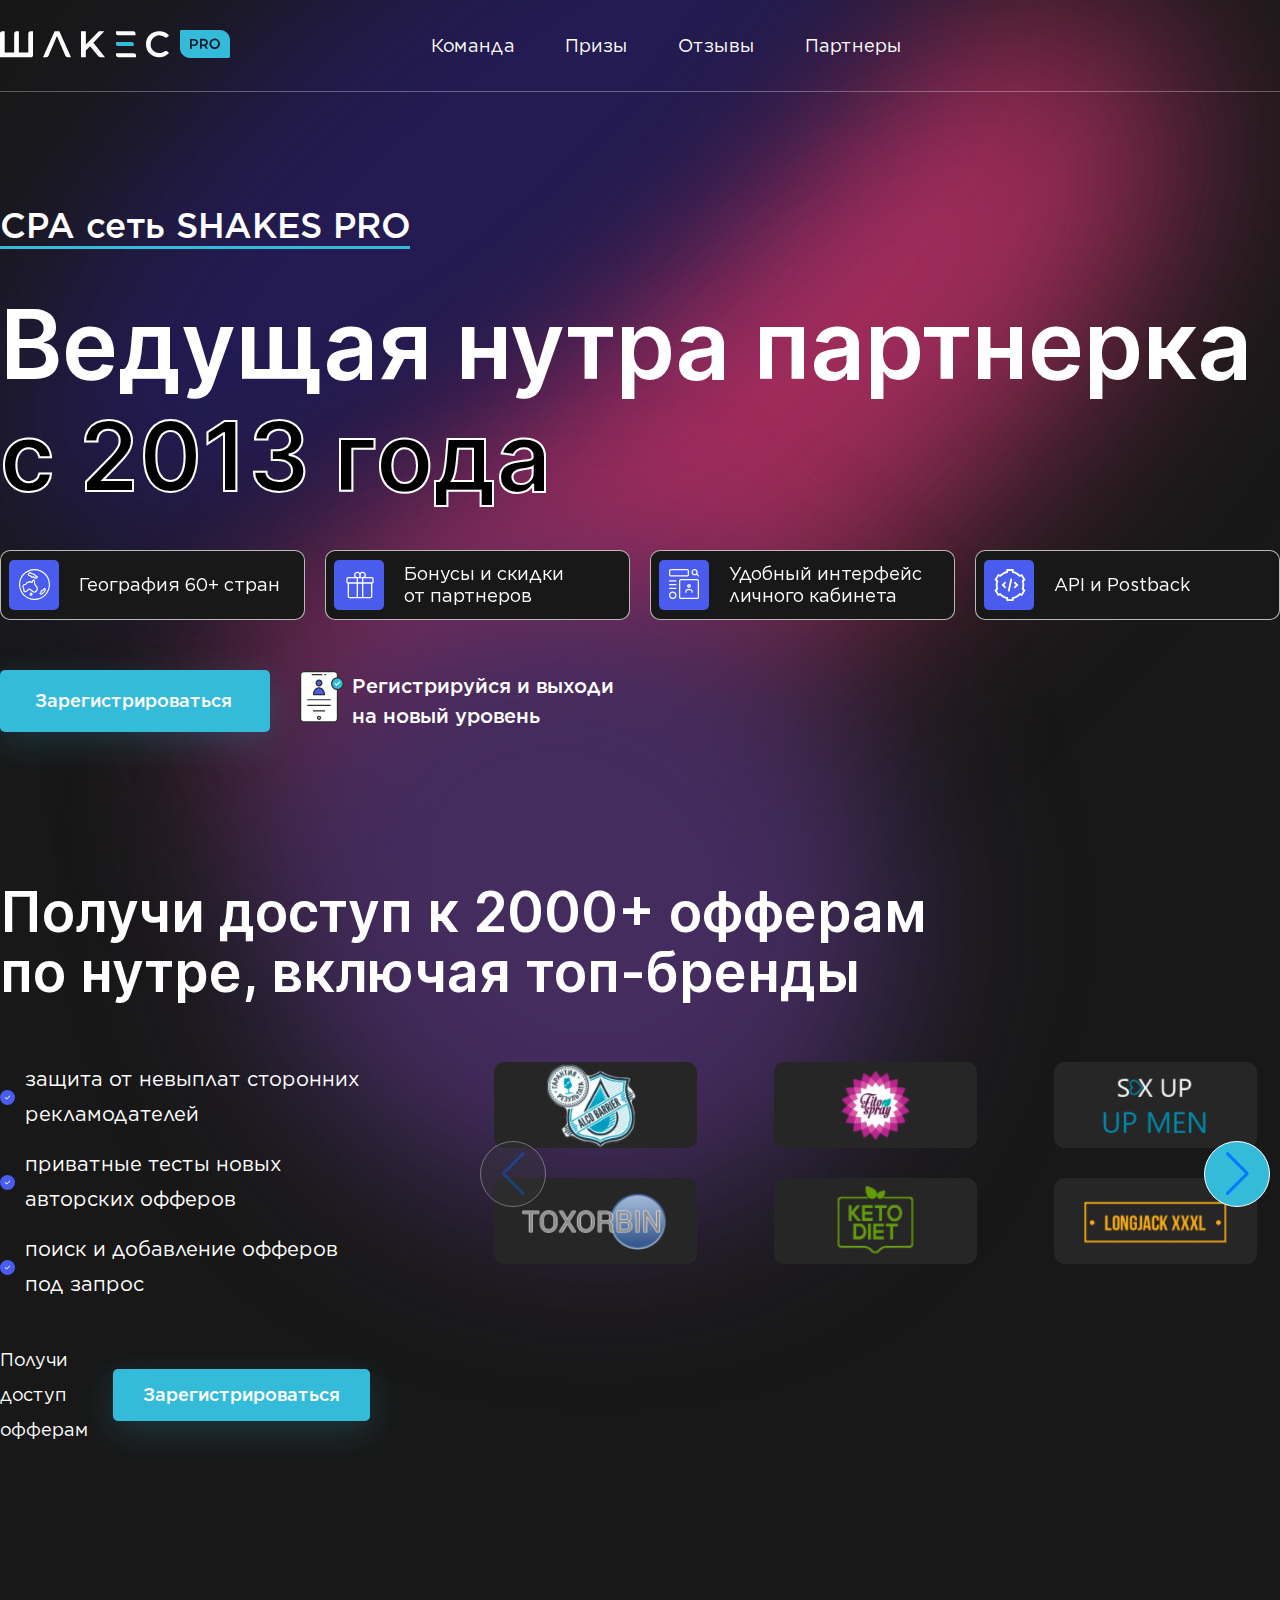
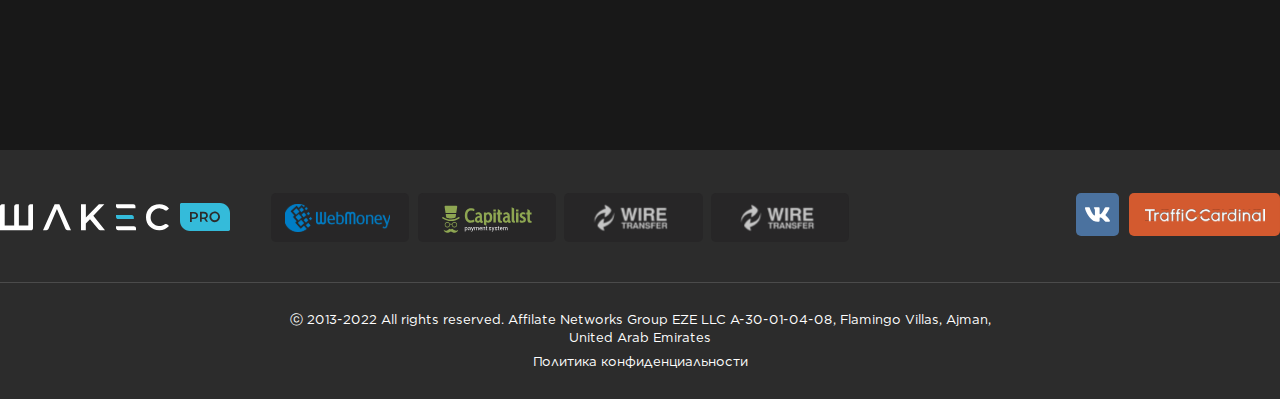
<file: index.html>
<!DOCTYPE html>
<html lang="en">

<head>
    <meta charset="UTF-8">
    <meta name="viewport" content="width=device-width, initial-scale=1.0">
    <title>Document</title>
    <link rel="stylesheet" href="https://cdn.jsdelivr.net/npm/swiper@11/swiper-bundle.min.css" />
    <link rel="stylesheet" href="./styles/index.css">
</head>

<body>

    <header class="header">
        <div class="wrapper">
            <a href="#" class="logo-link">
                <svg width="230.000000" height="28.000000">
                    <use xlink:href="./assets/icons/logo.svg#logo">
                    </use>
                </svg>
            </a>
            <nav class="nav">
                <a href="#" class="nav-link">
                    Команда
                </a>
                <a href="#" class="nav-link">
                    Призы
                </a>
                <a href="#" class="nav-link">
                    Отзывы
                </a>
                <a href="#" class="nav-link">
                    Партнеры
                </a>
            </nav>
        </div>
    </header>
    <main class="main">
        <img src="./assets/img/red.svg" alt="img" class="img-red">
        <img src="./assets/img/blue.svg" alt="img" class="img-blue">
        <img src="./assets/img/purple.svg" alt="img" class="img-purple">
        <section class="promo">
            <div class="wrapper">
                <h2 class="promo-subheading">
                    СРА сеть SHAKES PRO
                </h2>
                <h1 class="promo-heading">
                    Ведущая нутра партнерка
                </h1>
                <h1 class="promo-heading-shadow">
                    с 2013 года
                </h1>
                <ul class="promo-list">
                    <li class="promo-list-item">
                        <a href="#" class="promo-list-item-icon">
                            <svg width="50.000000" height="50.000000">
                                <use xlink:href="./assets/icons/promo-1.svg#promo-1">
                                </use>
                            </svg>
                        </a>
                        <p class="promo-list-item-text">
                            География 60+ стран
                        </p>
                    </li>
                    <li class="promo-list-item">
                        <a href="#" class="promo-list-item-icon">
                            <svg width="50.000000" height="50.000000">
                                <use xlink:href="./assets/icons/promo-2.svg#promo-2">
                                </use>
                            </svg>
                        </a>
                        <p class="promo-list-item-text">
                            Бонусы и скидки <br>
                            от партнеров
                        </p>
                    </li>
                    <li class="promo-list-item">
                        <a href="#" class="promo-list-item-icon">
                            <svg width="50.000000" height="50.000000">
                                <use xlink:href="./assets/icons/promo-3.svg#promo-3">
                                </use>
                            </svg>
                        </a>
                        <p class="promo-list-item-text">
                            Удобный интерфейс <br> личного кабинета
                        </p>
                    </li>
                    <li class="promo-list-item">
                        <a href="#" class="promo-list-item-icon">
                            <svg width="50.000000" height="50.000000">
                                <use xlink:href="./assets/icons/promo-4.svg#promo-4">
                                </use>
                            </svg>
                        </a>
                        <p class="promo-list-item-text">
                            API и Postback
                        </p>
                    </li>
                </ul>
                <div class="promo-bottom">
                    <a href="#" class="promo-btn">
                        Зарегистрироваться
                    </a>
                    <div class="promo-bottom-reg">
                        <svg width="43.773438" height="51.563873">
                            <use xlink:href="./assets/icons/reg.svg#reg">
                            </use>
                        </svg>
                        <p class="promo-bottom-text">
                            Регистрируйся и выходи <br> на новый уровень
                        </p>
                    </div>
                </div>
            </div>
        </section>
        <section class="offer">
            <div class="wrapper">
                <h1 class="offer-heading">
                    Получи доступ к 2000+ офферам <br> по нутре, включая топ-бренды
                </h1>
                <div class="offer-row">
                    <div class="offer-left">
                        <ul class="footer-list">
                            <li class="footer-list-item">
                                защита от невыплат сторонних рекламодателей
                            </li>
                            <li class="footer-list-item">
                                приватные тесты новых авторских офферов
                            </li>
                            <li class="footer-list-item">
                                поиск и добавление офферов под запрос
                            </li>
                        </ul>
                        <div class="offer-bottom">
                            <p class="offer-bottom-text">
                                Получи доступ офферам
                            </p>
                            <a href="#" class="offer-btn">
                                Зарегистрироваться
                            </a>
                        </div>
                    </div>
                    <div class="swiper">
                        <div class="swiper-wrapper">
                            <div class="swiper-slide">
                                <img src="./assets/img/alcobarrier 1.png" alt="img">
                            </div>
                            <div class="swiper-slide">
                                <img src="./assets/img/Toxorbin 1.png" alt="img">
                            </div>
                            <div class="swiper-slide">
                                <img src="./assets/img/fitospray 1.png" alt="img">
                            </div>
                            <div class="swiper-slide">
                                <img src="./assets/img/Keto Diet2 1.png" alt="img">
                            </div>
                            <div class="swiper-slide">
                                <img src="./assets/img/sexup 1.png" alt="img">
                            </div>
                            <div class="swiper-slide">
                                <img src="./assets/img/longjackxxxl2 1.png" alt="img">
                            </div>
                            <div class="swiper-slide">
                                <img src="./assets/img/alcobarrier 1.png" alt="img">
                            </div>
                            <div class="swiper-slide">
                                <img src="./assets/img/Toxorbin 1.png" alt="img">
                            </div>
                            <div class="swiper-slide">
                                <img src="./assets/img/fitospray 1.png" alt="img">
                            </div>
                            <div class="swiper-slide">
                                <img src="./assets/img/Keto Diet2 1.png" alt="img">
                            </div>
                            <div class="swiper-slide">
                                <img src="./assets/img/sexup 1.png" alt="img">
                            </div>
                            <div class="swiper-slide">
                                <img src="./assets/img/longjackxxxl2 1.png" alt="img">
                            </div>
                            <div class="swiper-slide">
                                <img src="./assets/img/alcobarrier 1.png" alt="img">
                            </div>
                            <div class="swiper-slide">
                                <img src="./assets/img/Toxorbin 1.png" alt="img">
                            </div>
                            <div class="swiper-slide">
                                <img src="./assets/img/fitospray 1.png" alt="img">
                            </div>
                            <div class="swiper-slide">
                                <img src="./assets/img/Keto Diet2 1.png" alt="img">
                            </div>
                            <div class="swiper-slide">
                                <img src="./assets/img/sexup 1.png" alt="img">
                            </div>
                            <div class="swiper-slide">
                                <img src="./assets/img/longjackxxxl2 1.png" alt="img">
                            </div>
                        </div>
                        <div class="swiper-button-prev"></div>
                        <div class="swiper-button-next"></div>
                    </div>
                </div>
            </div>
        </section>
    </main>
    <footer class="footer">
        <div class="wrapper">
            <div class="footer-top">
                <a href="#" class="logo-link">
                    <svg width="230.000000" height="28.000000">
                        <use xlink:href="./assets/icons/logo.svg#logo">
                        </use>
                    </svg>
                </a>
                <svg width="1009.000000" height="58.333374">
                    <use xlink:href="./assets/icons/foot-top.svg#foot-top">
                    </use>
                </svg>
            </div>
            <div class="footer-bottom">
                <p class="footer-bottom-text">
                    ⓒ 2013-2022 All rights reserved. Affilate Networks Group EZE LLC A-30-01-04-08, Flamingo Villas,
                    Ajman, <br> United Arab
                    Emirates
                </p>
                <a href="#" class="footer-bottom-text">
                    Политика конфиденциальности
                </a>
            </div>
        </div>
    </footer>
    <script src="https://cdn.jsdelivr.net/npm/swiper@11/swiper-bundle.min.js"></script>
    <script src="./script.js"></script>
</body>

</html>
</file>
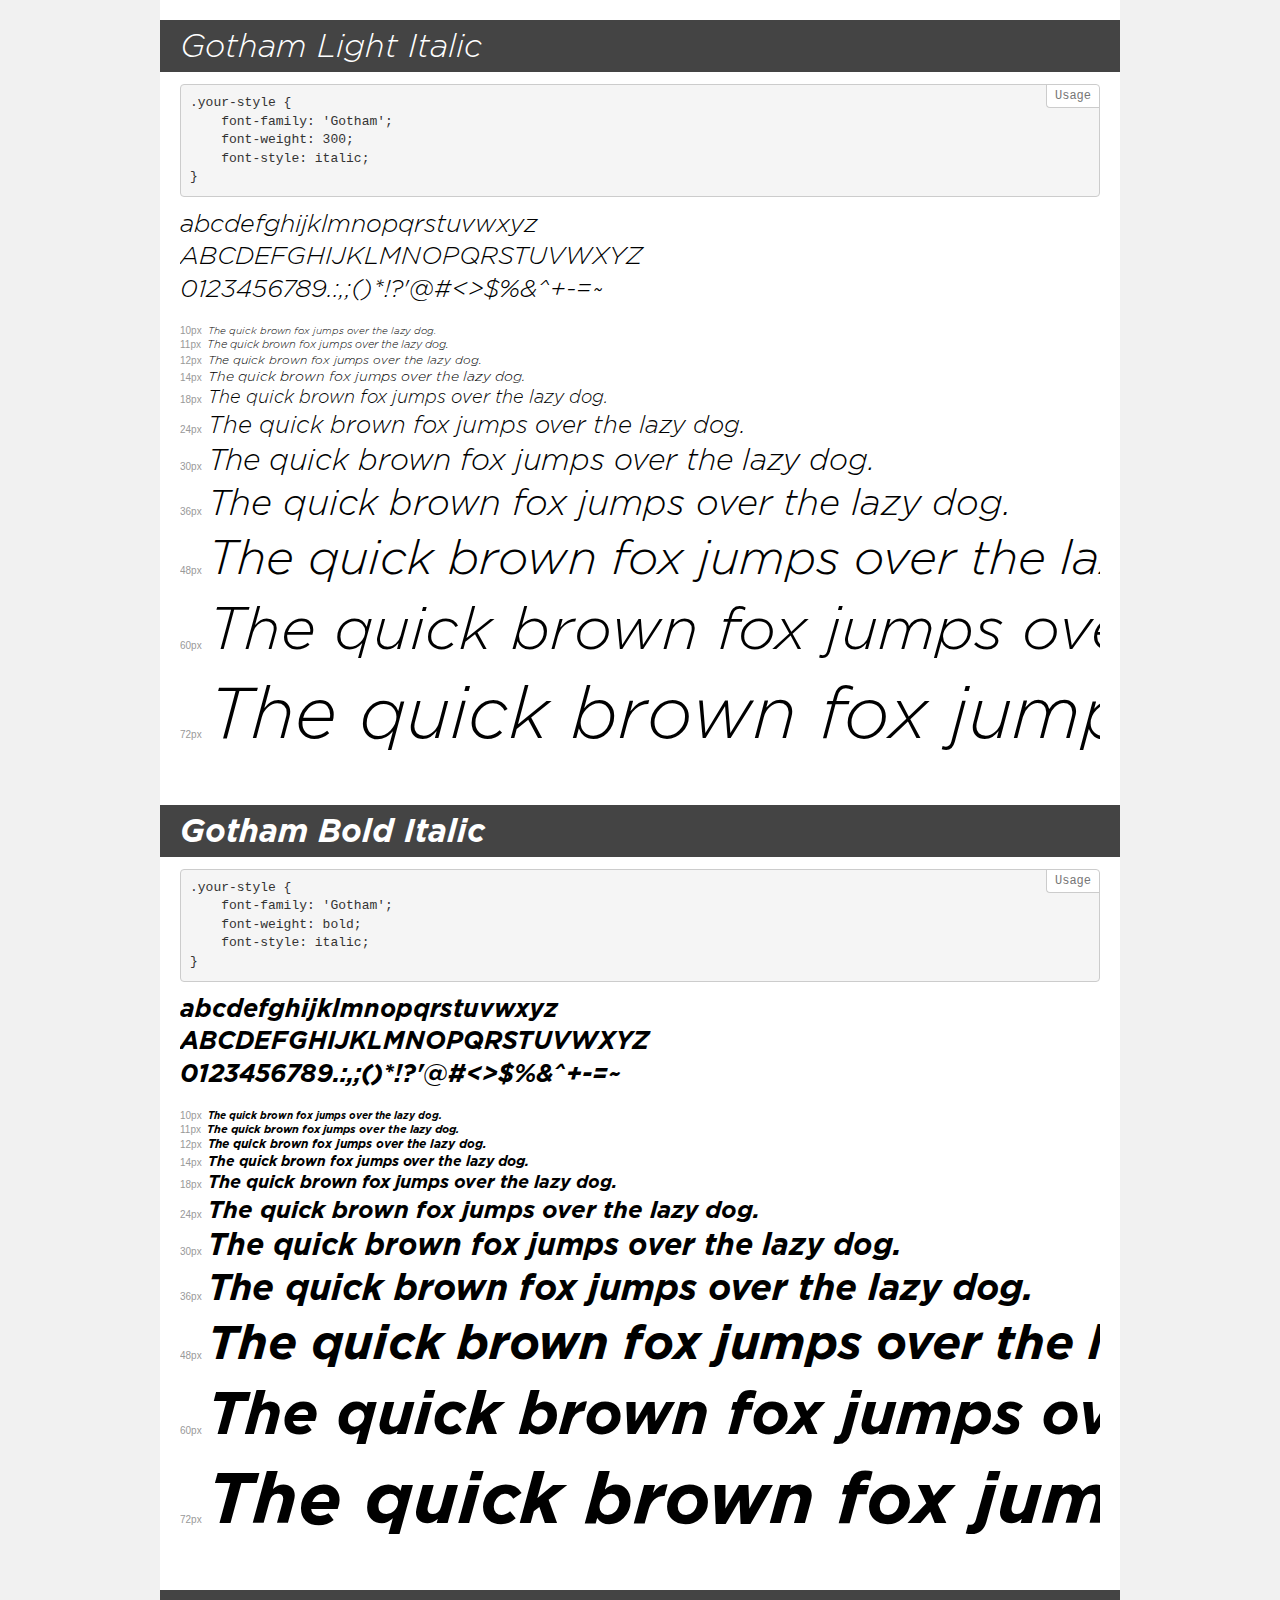
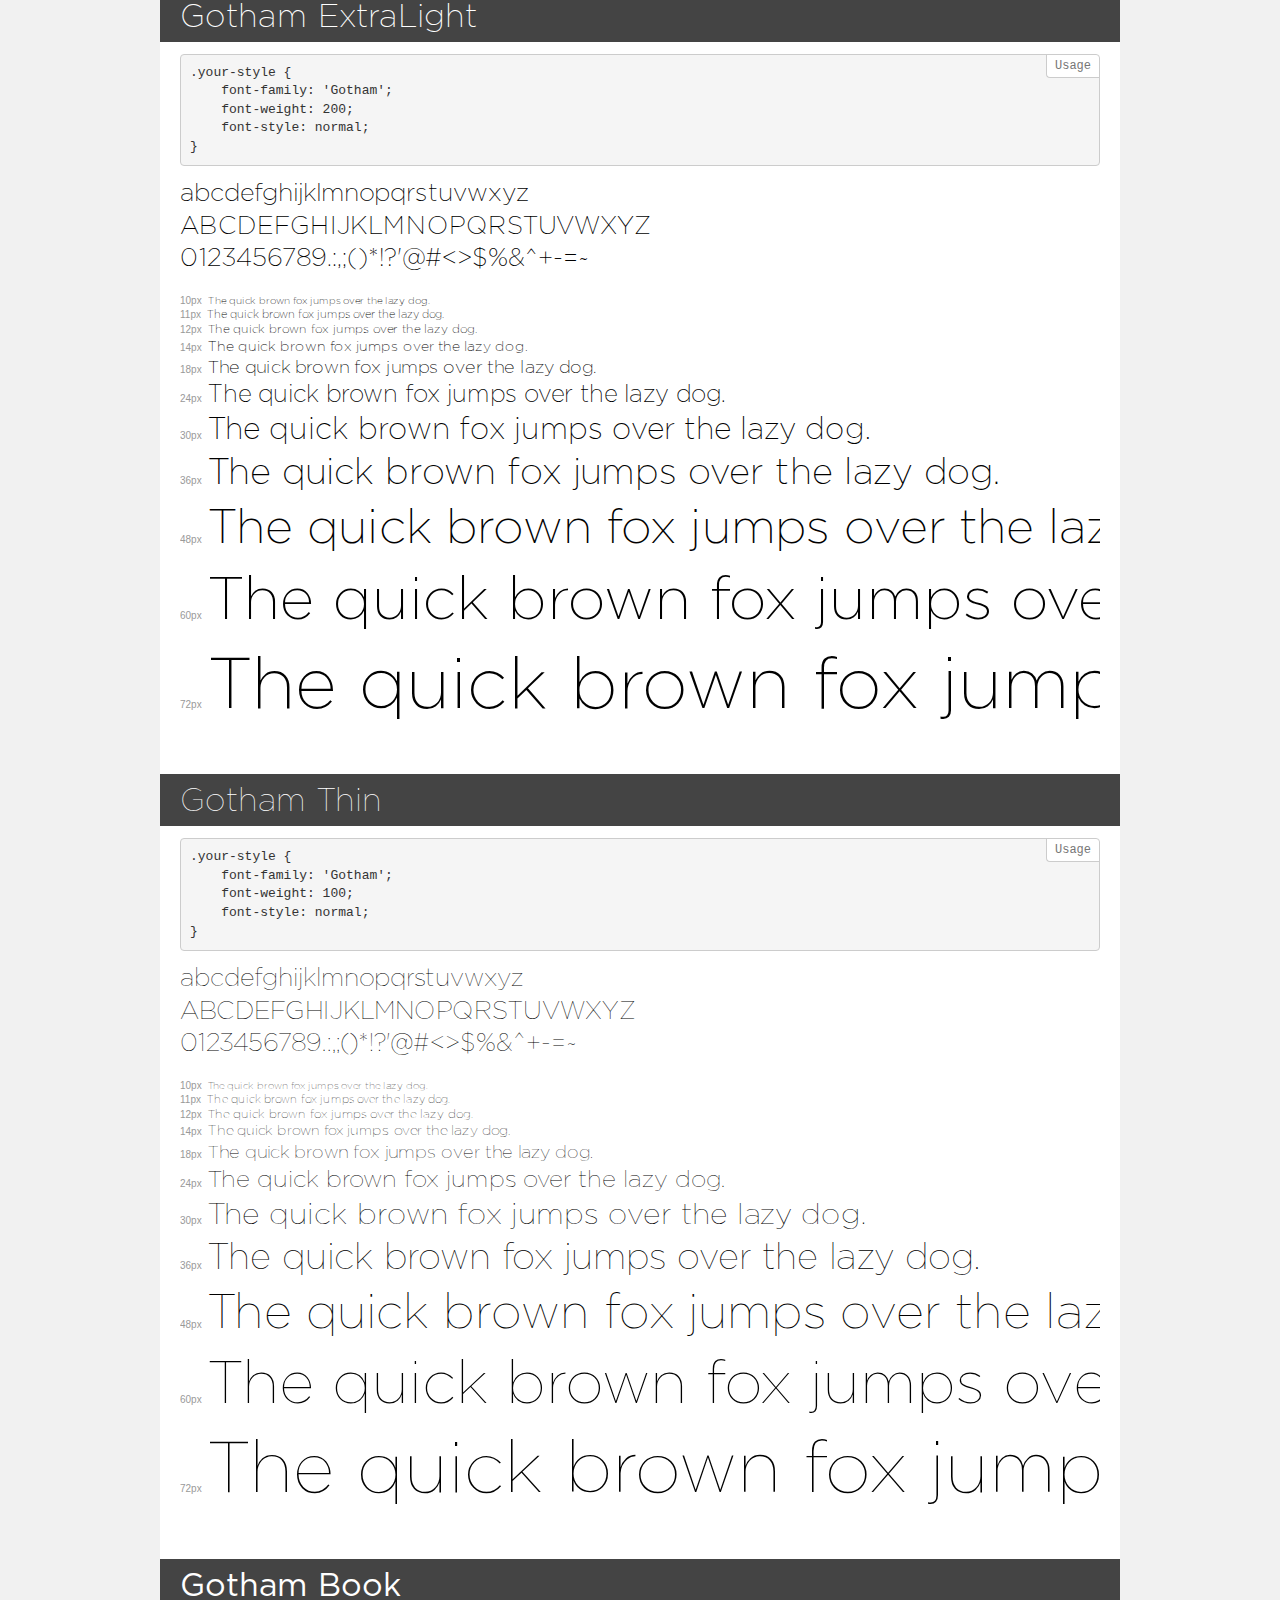
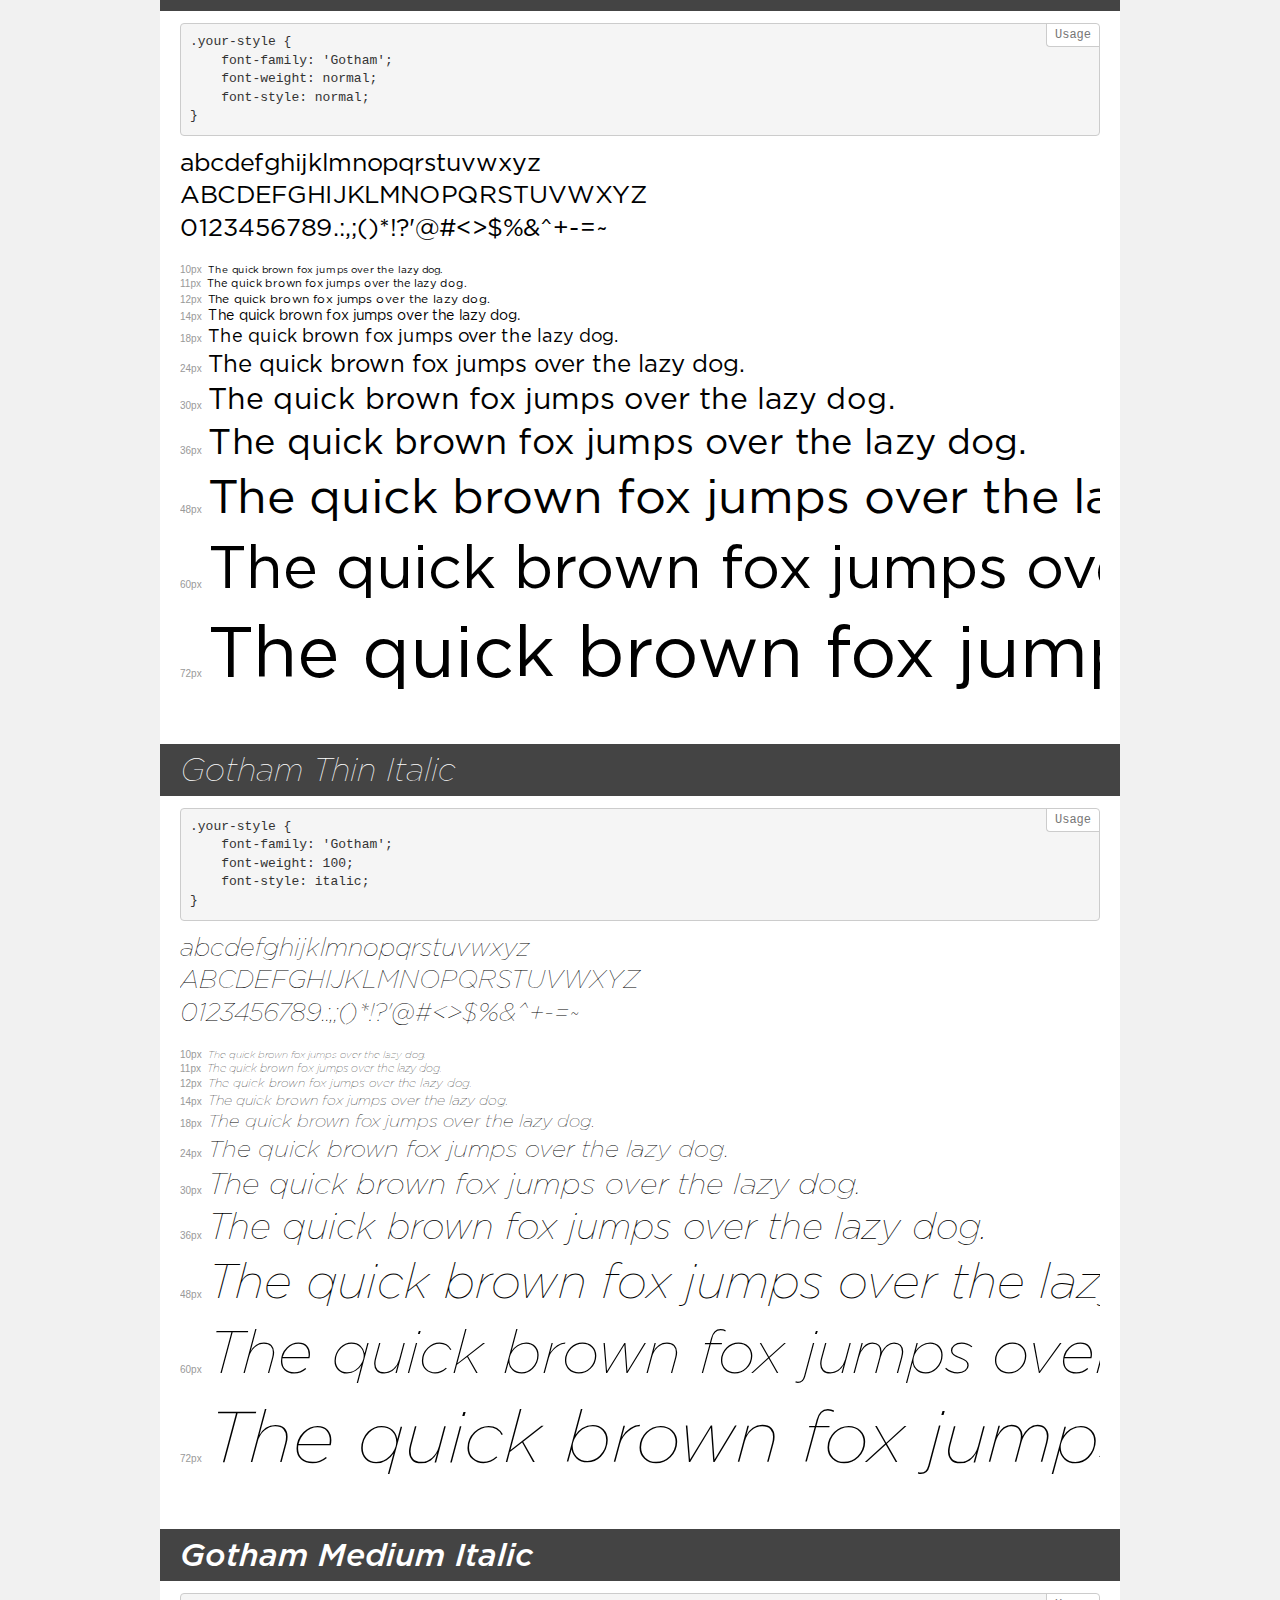
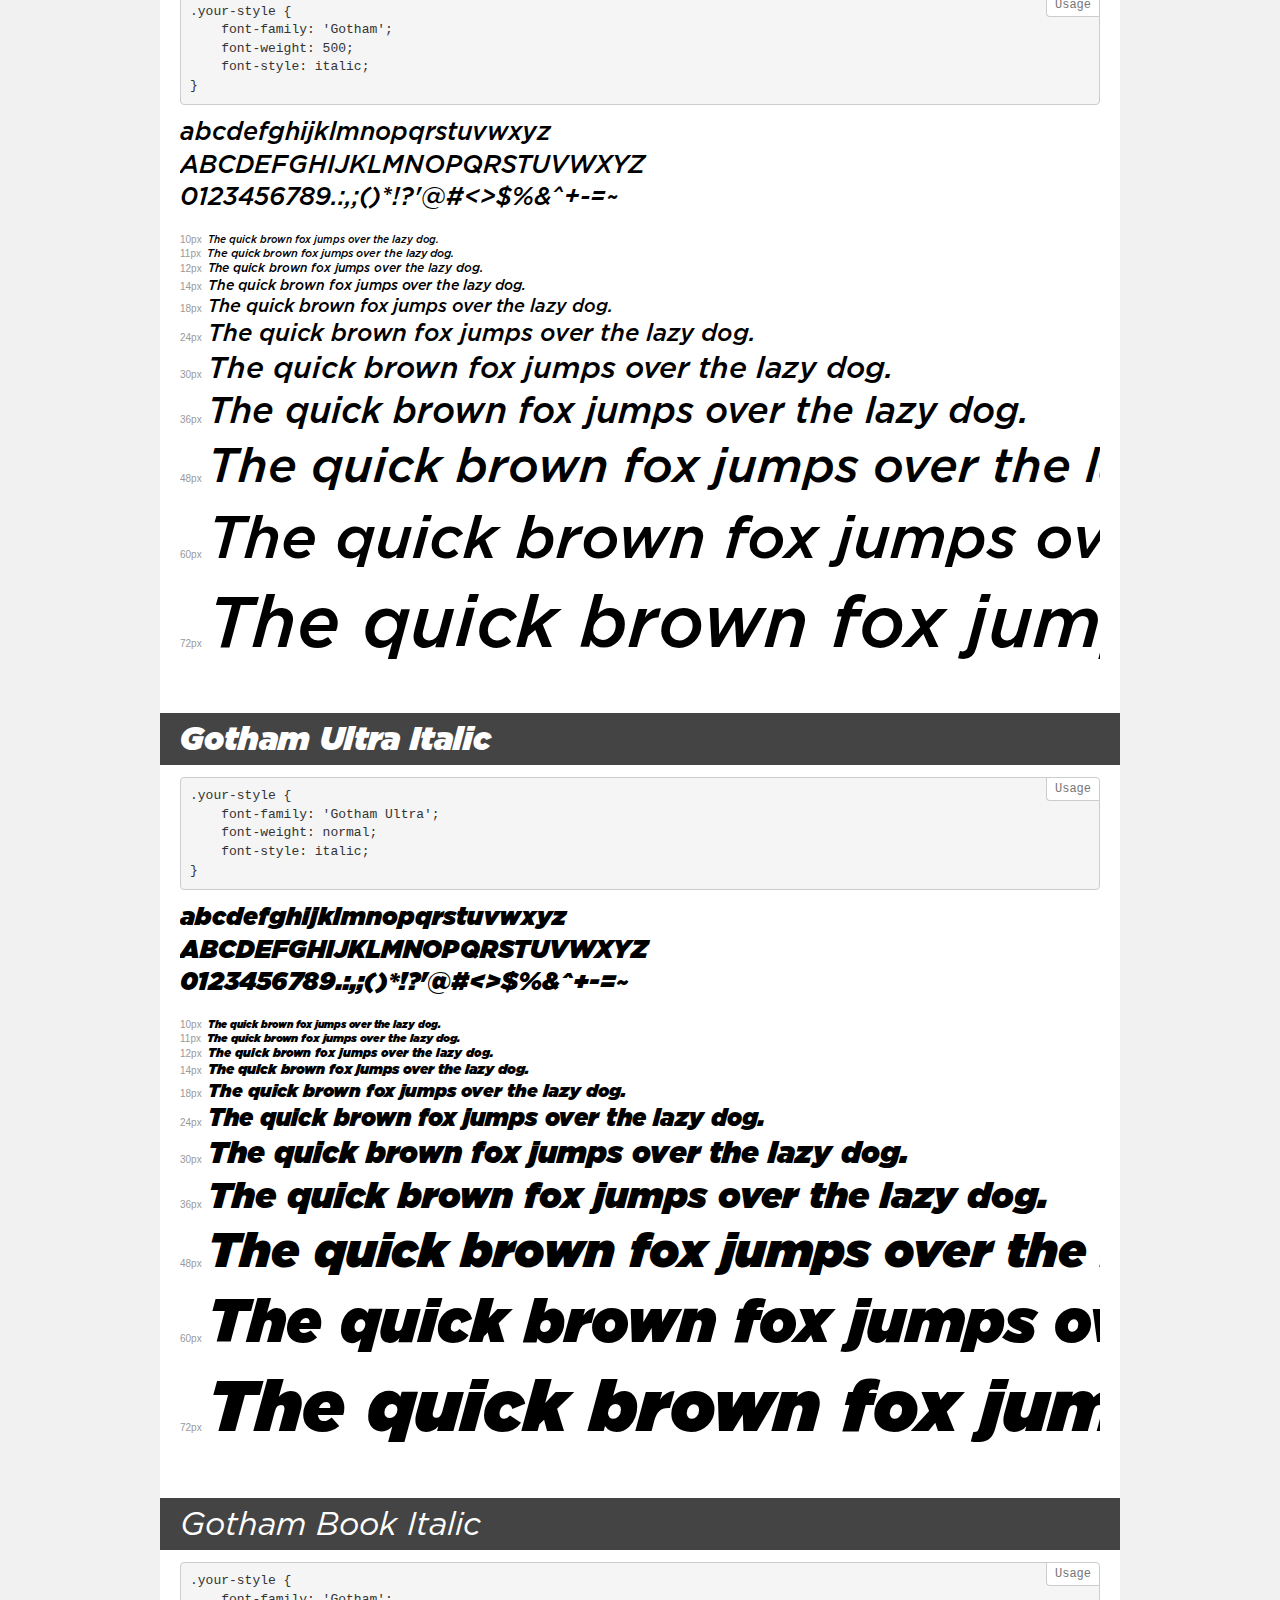
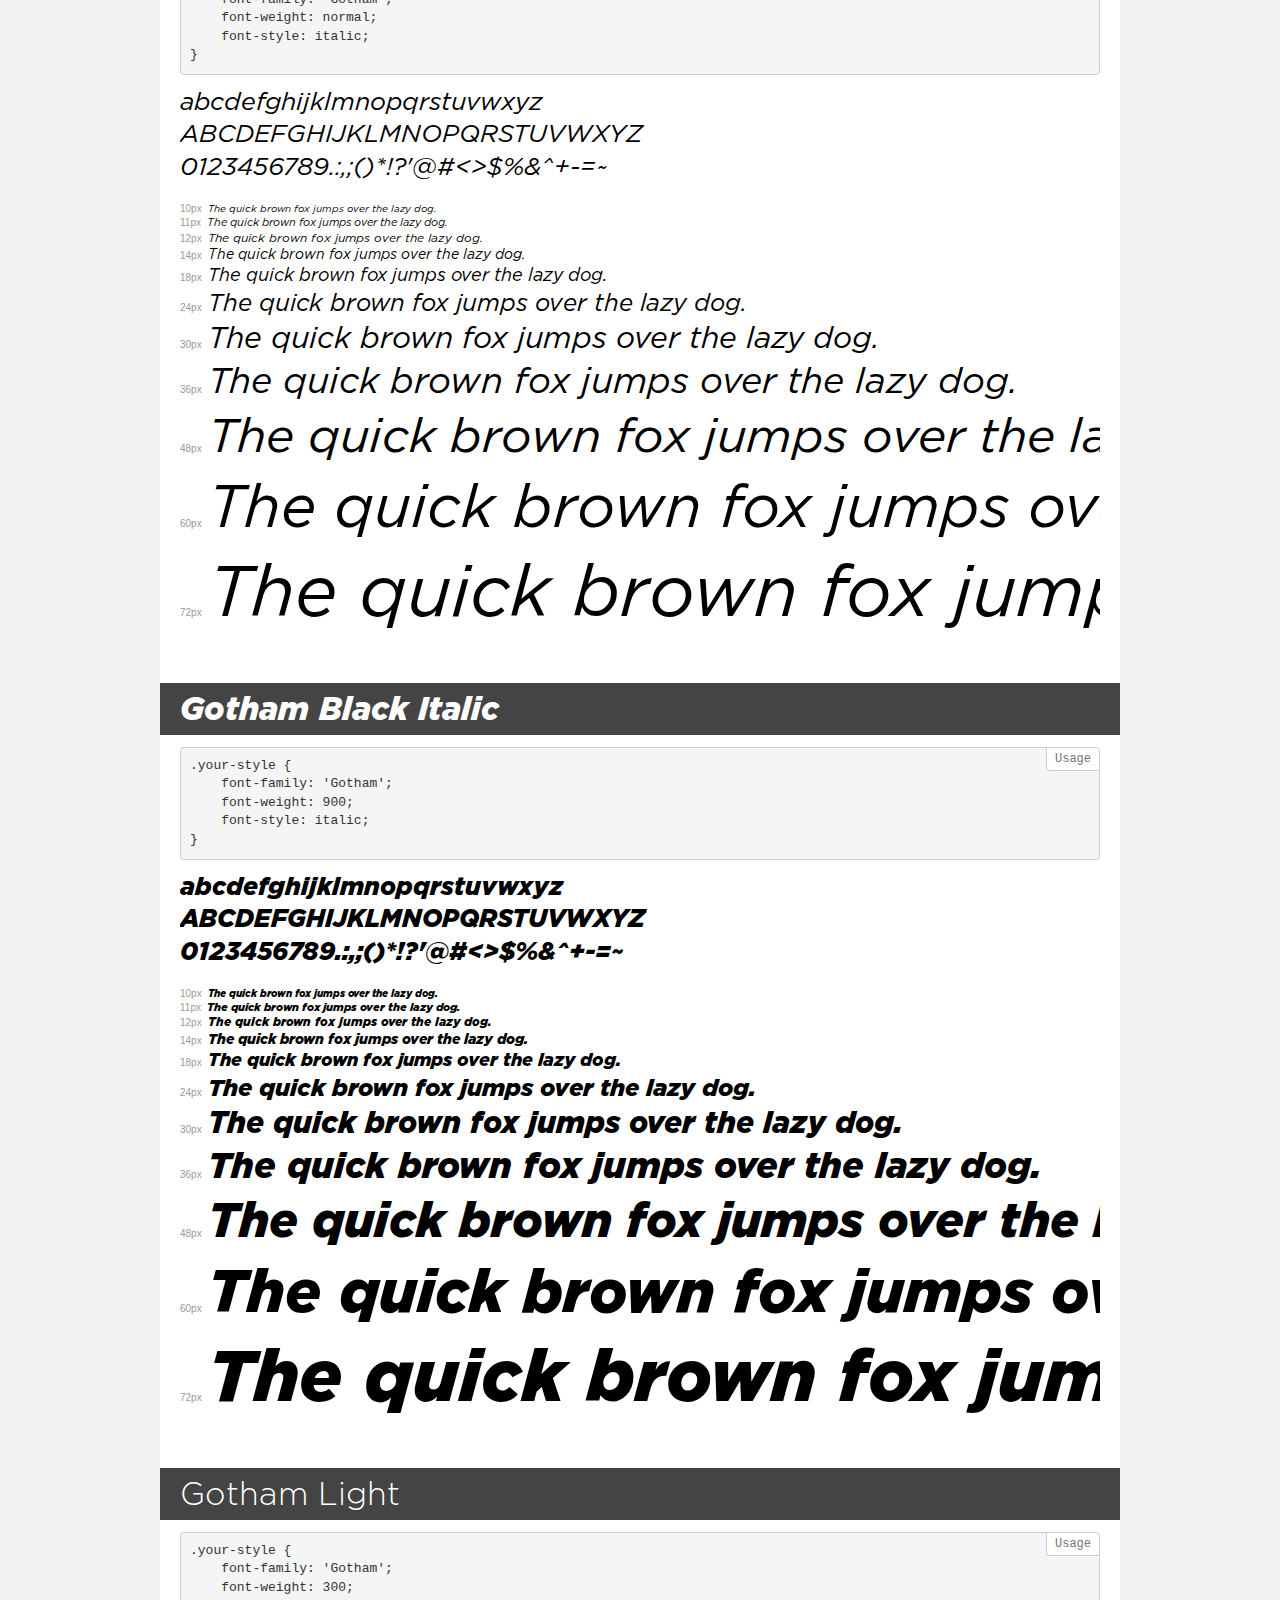
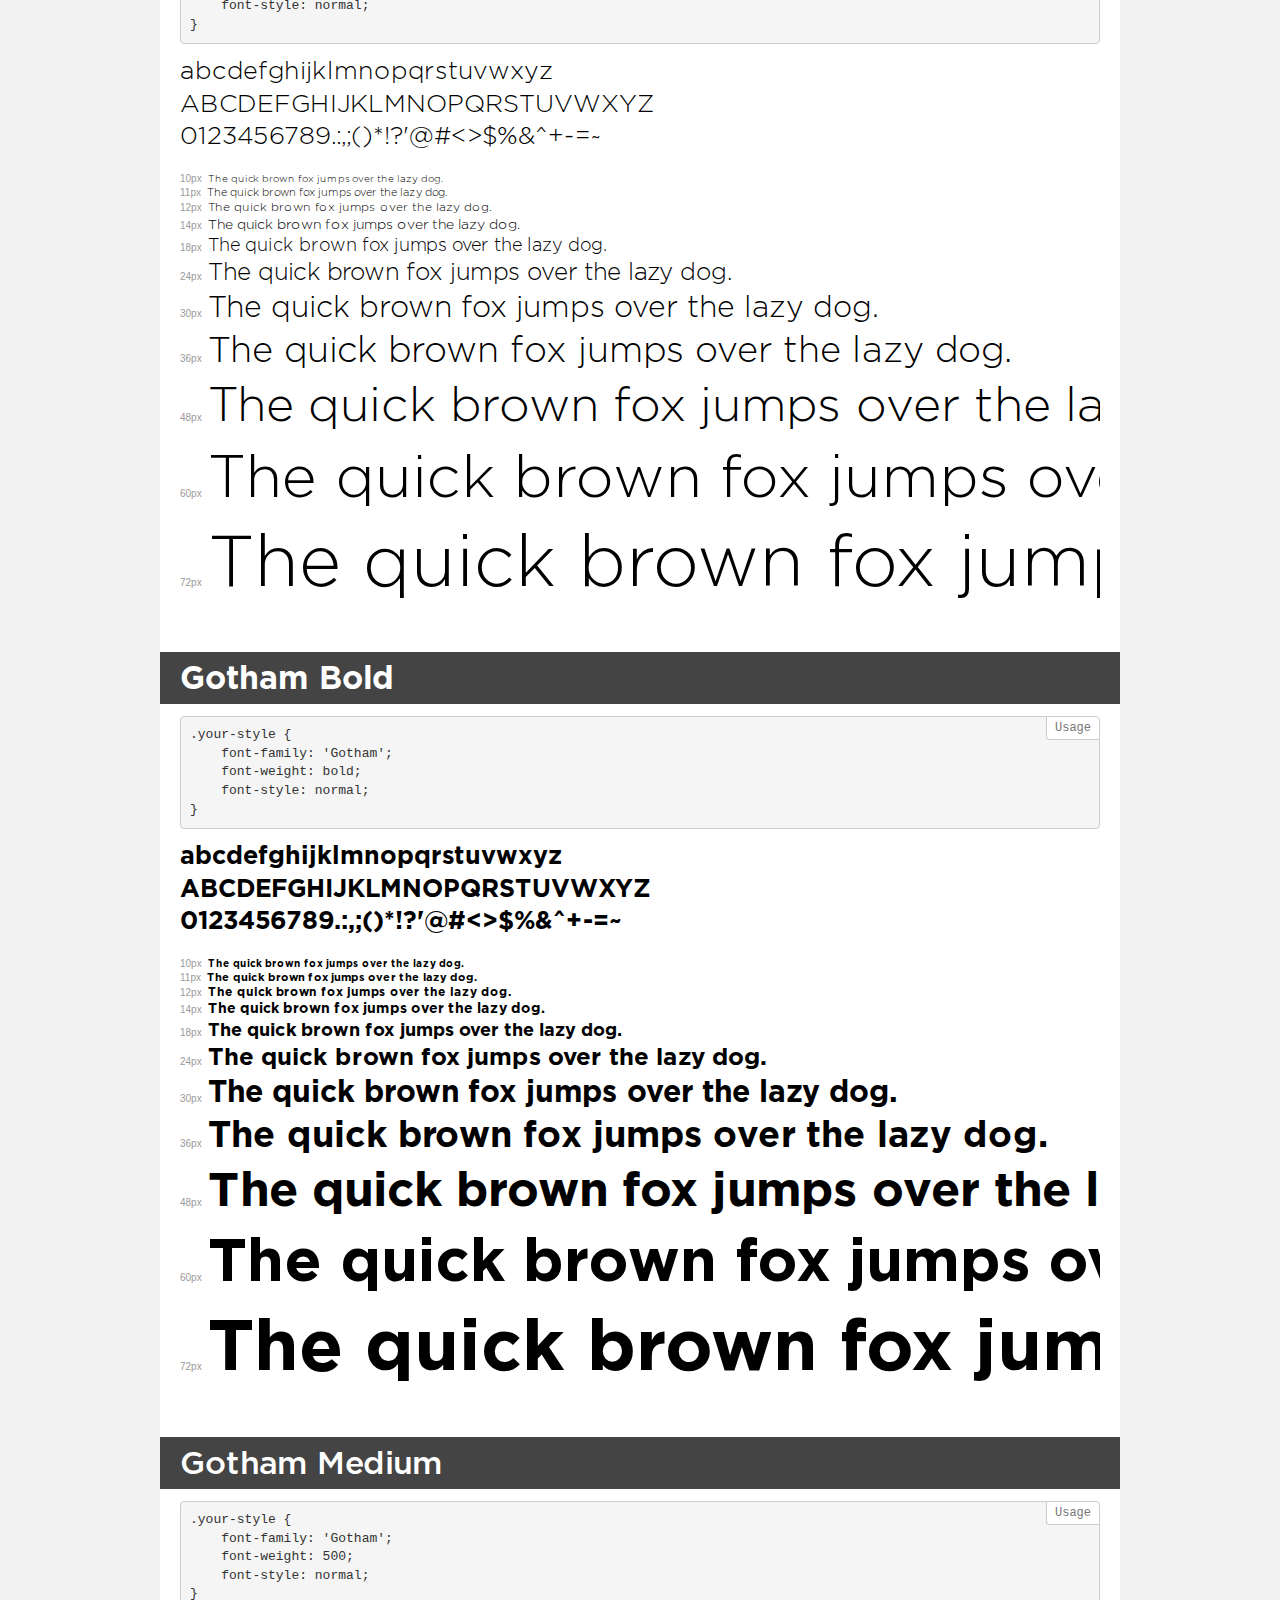
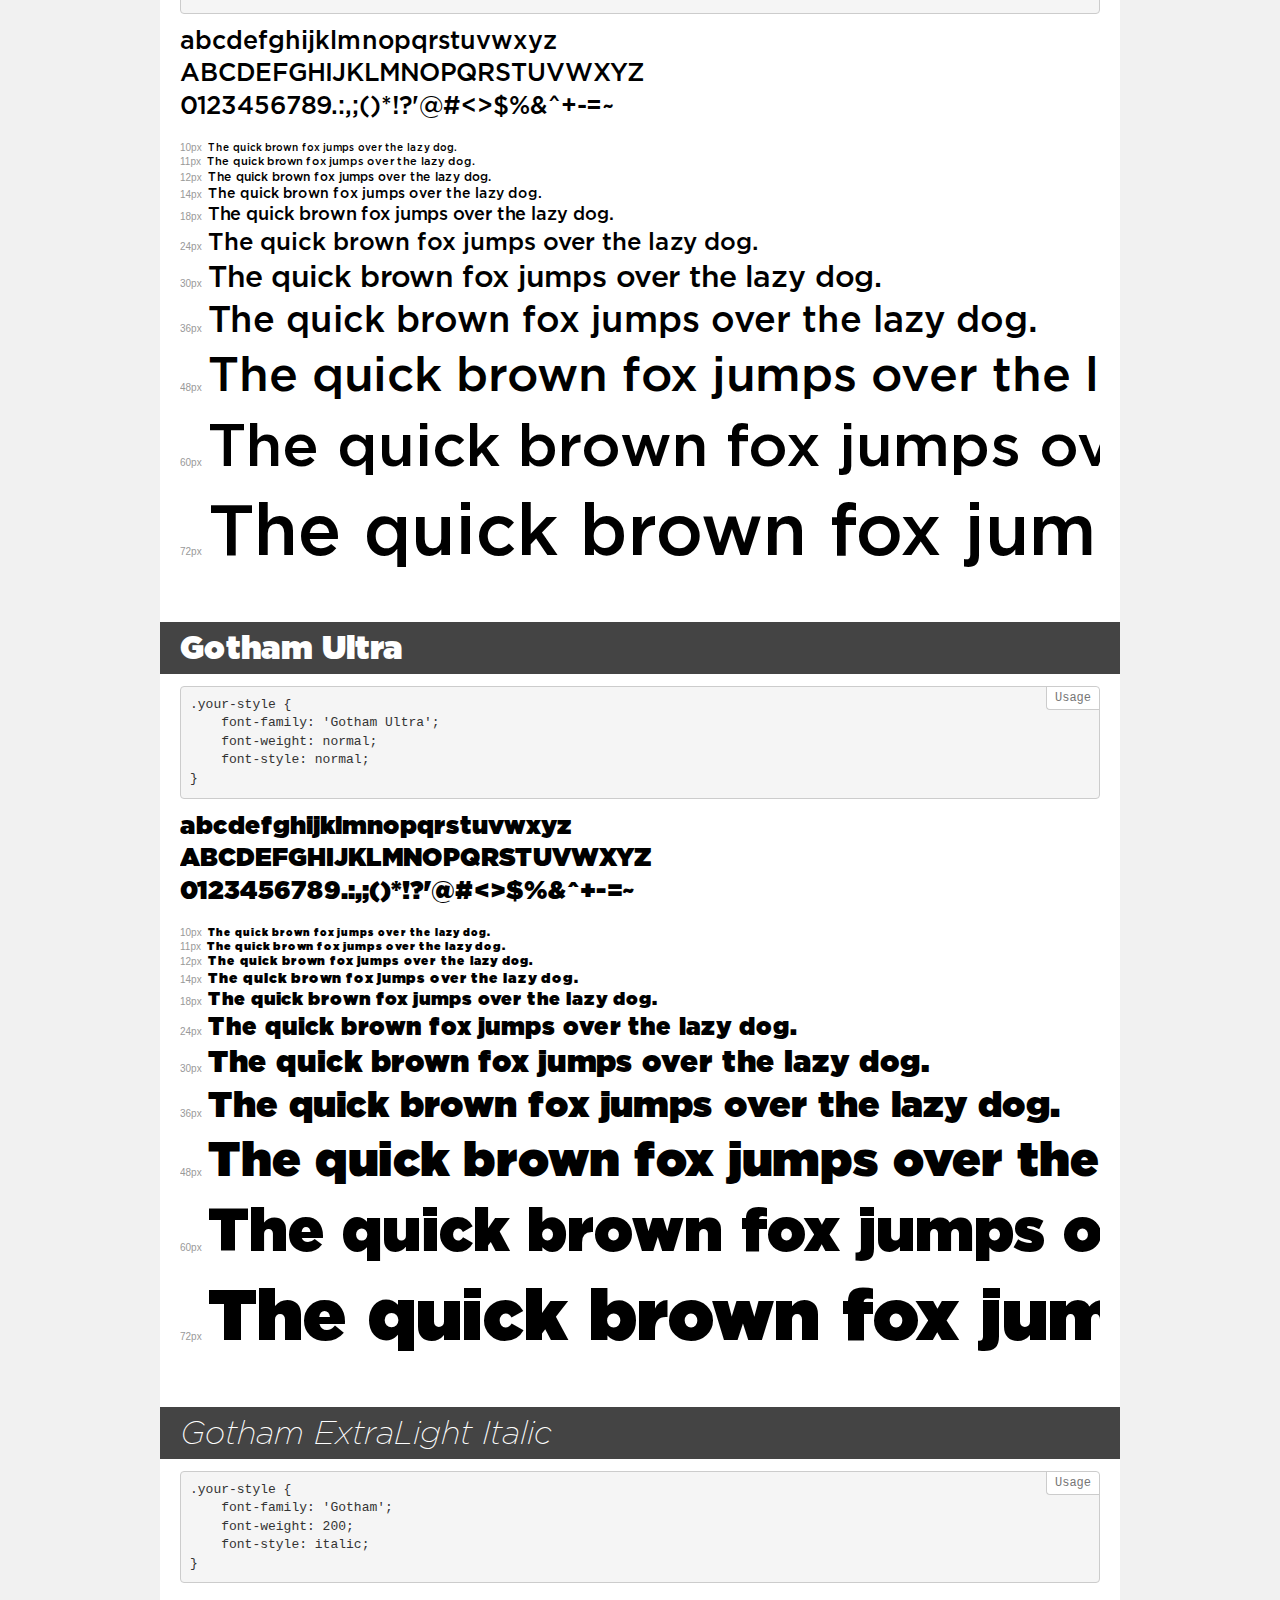
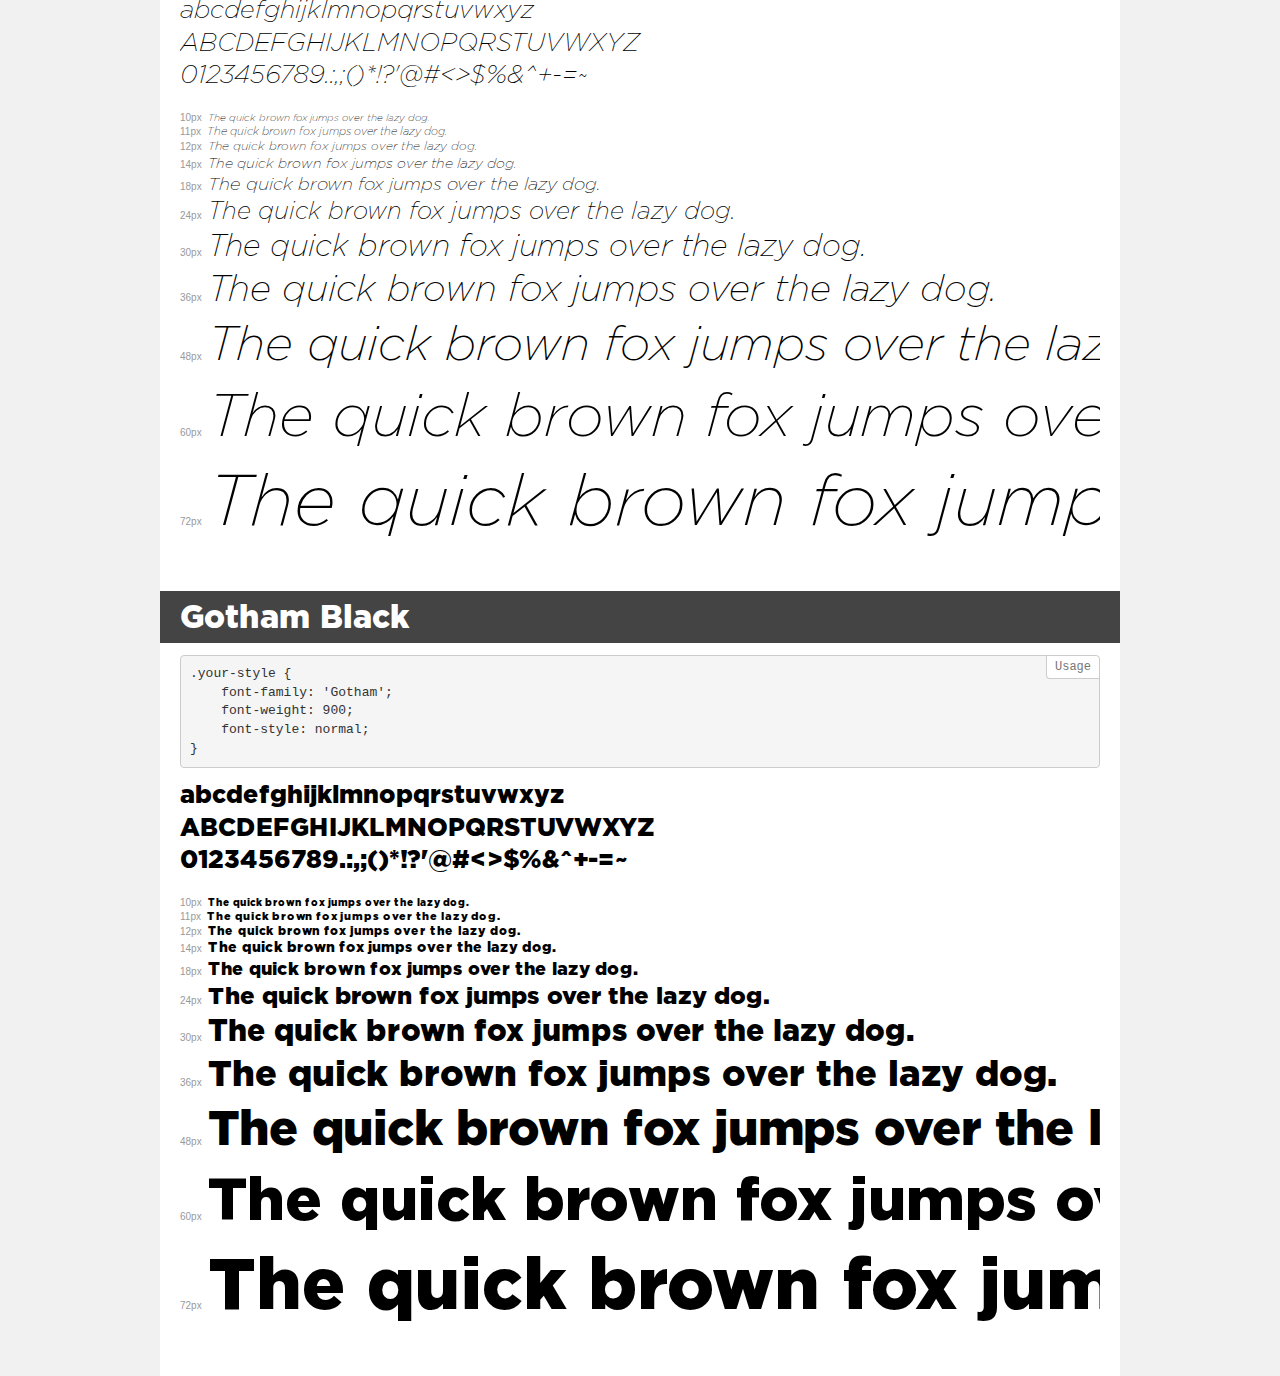
<file: assets/fonts/Gotham/demo.html>
<!DOCTYPE html>
<html>
<head>
    <meta charset="utf-8">
    <meta http-equiv="X-UA-Compatible" content="IE=edge">
    <meta name="viewport" content="width=device-width, initial-scale=1">
    <meta name="robots" content="noindex, noarchive">
    <meta name="format-detection" content="telephone=no">
    <title>Transfonter demo</title>
    <link href="stylesheet.css" rel="stylesheet">
    <style>
        /*
        http://meyerweb.com/eric/tools/css/reset/
        v2.0 | 20110126
        License: none (public domain)
        */
        html, body, div, span, applet, object, iframe,
        h1, h2, h3, h4, h5, h6, p, blockquote, pre,
        a, abbr, acronym, address, big, cite, code,
        del, dfn, em, img, ins, kbd, q, s, samp,
        small, strike, strong, sub, sup, tt, var,
        b, u, i, center,
        dl, dt, dd, ol, ul, li,
        fieldset, form, label, legend,
        table, caption, tbody, tfoot, thead, tr, th, td,
        article, aside, canvas, details, embed,
        figure, figcaption, footer, header, hgroup,
        menu, nav, output, ruby, section, summary,
        time, mark, audio, video {
            margin: 0;
            padding: 0;
            border: 0;
            font-size: 100%;
            font: inherit;
            vertical-align: baseline;
        }
        /* HTML5 display-role reset for older browsers */
        article, aside, details, figcaption, figure,
        footer, header, hgroup, menu, nav, section {
            display: block;
        }
        body {
            line-height: 1;
        }
        ol, ul {
            list-style: none;
        }
        blockquote, q {
            quotes: none;
        }
        blockquote:before, blockquote:after,
        q:before, q:after {
            content: '';
            content: none;
        }
        table {
            border-collapse: collapse;
            border-spacing: 0;
        }
        /* common styles */
        body {
            background: #f1f1f1;
            color: #000;
        }
        .page {
            background: #fff;
            width: 920px;
            margin: 0 auto;
            padding: 20px 20px 0 20px;
            overflow: hidden;
        }
        .font-container {
            overflow-x: auto;
            overflow-y: hidden;
            margin-bottom: 40px;
            line-height: 1.3;
            white-space: nowrap;
            padding-bottom: 5px;
        }
        h1 {
            position: relative;
            background: #444;
            font-size: 32px;
            color: #fff;
            padding: 10px 20px;
            margin: 0 -20px 12px -20px;
        }
        .letters {
            font-size: 25px;
            margin-bottom: 20px;
        }
        .s10:before {
            content: '10px';
        }
        .s11:before {
            content: '11px';
        }
        .s12:before {
            content: '12px';
        }
        .s14:before {
            content: '14px';
        }
        .s18:before {
            content: '18px';
        }
        .s24:before {
            content: '24px';
        }
        .s30:before {
            content: '30px';
        }
        .s36:before {
            content: '36px';
        }
        .s48:before {
            content: '48px';
        }
        .s60:before {
            content: '60px';
        }
        .s72:before {
            content: '72px';
        }
        .s10:before, .s11:before, .s12:before, .s14:before,
        .s18:before, .s24:before, .s30:before, .s36:before,
        .s48:before, .s60:before, .s72:before {
            font-family: Arial, sans-serif;
            font-size: 10px;
            font-weight: normal;
            font-style: normal;
            color: #999;
            padding-right: 6px;
        }
        pre {
            display: block;
            position: relative;
            padding: 9px;
            margin: 0 0 10px;
            font-family: Monaco, Menlo, Consolas, "Courier New", monospace !important;
            font-size: 13px;
            line-height: 1.428571429;
            color: #333;
            font-weight: normal !important;
            font-style: normal !important;
            background-color: #f5f5f5;
            border: 1px solid #ccc;
            overflow-x: auto;
            border-radius: 4px;
        }
        pre:after {
            display: block;
            position: absolute;
            right: 0;
            top: 0;
            content: 'Usage';
            line-height: 1;
            padding: 5px 8px;
            font-size: 12px;
            color: #767676;
            background-color: #fff;
            border: 1px solid #ccc;
            border-right: none;
            border-top: none;
            border-radius: 0 4px 0 4px;
            z-index: 10;
        }
        /* responsive */
        @media (max-width: 959px) {
            .page {
                width: auto;
                margin: 0;
            }
        }
    </style>
</head>
<body>
<div class="page">
    <div class="demo" style="font-family: 'Gotham'; font-weight: 300; font-style: italic;">
        <h1>Gotham Light Italic</h1>
        <pre>.your-style {
    font-family: 'Gotham';
    font-weight: 300;
    font-style: italic;
}</pre>
        <div class="font-container">
            <p class="letters">
                abcdefghijklmnopqrstuvwxyz<br>
ABCDEFGHIJKLMNOPQRSTUVWXYZ<br>
                0123456789.:,;()*!?'@#<>$%&^+-=~
            </p>
            <p class="s10" style="font-size: 10px;">The quick brown fox jumps over the lazy dog.</p>
            <p class="s11" style="font-size: 11px;">The quick brown fox jumps over the lazy dog.</p>
            <p class="s12" style="font-size: 12px;">The quick brown fox jumps over the lazy dog.</p>
            <p class="s14" style="font-size: 14px;">The quick brown fox jumps over the lazy dog.</p>
            <p class="s18" style="font-size: 18px;">The quick brown fox jumps over the lazy dog.</p>
            <p class="s24" style="font-size: 24px;">The quick brown fox jumps over the lazy dog.</p>
            <p class="s30" style="font-size: 30px;">The quick brown fox jumps over the lazy dog.</p>
            <p class="s36" style="font-size: 36px;">The quick brown fox jumps over the lazy dog.</p>
            <p class="s48" style="font-size: 48px;">The quick brown fox jumps over the lazy dog.</p>
            <p class="s60" style="font-size: 60px;">The quick brown fox jumps over the lazy dog.</p>
            <p class="s72" style="font-size: 72px;">The quick brown fox jumps over the lazy dog.</p>
        </div>
    </div>
    <div class="demo" style="font-family: 'Gotham'; font-weight: bold; font-style: italic;">
        <h1>Gotham Bold Italic</h1>
        <pre>.your-style {
    font-family: 'Gotham';
    font-weight: bold;
    font-style: italic;
}</pre>
        <div class="font-container">
            <p class="letters">
                abcdefghijklmnopqrstuvwxyz<br>
ABCDEFGHIJKLMNOPQRSTUVWXYZ<br>
                0123456789.:,;()*!?'@#<>$%&^+-=~
            </p>
            <p class="s10" style="font-size: 10px;">The quick brown fox jumps over the lazy dog.</p>
            <p class="s11" style="font-size: 11px;">The quick brown fox jumps over the lazy dog.</p>
            <p class="s12" style="font-size: 12px;">The quick brown fox jumps over the lazy dog.</p>
            <p class="s14" style="font-size: 14px;">The quick brown fox jumps over the lazy dog.</p>
            <p class="s18" style="font-size: 18px;">The quick brown fox jumps over the lazy dog.</p>
            <p class="s24" style="font-size: 24px;">The quick brown fox jumps over the lazy dog.</p>
            <p class="s30" style="font-size: 30px;">The quick brown fox jumps over the lazy dog.</p>
            <p class="s36" style="font-size: 36px;">The quick brown fox jumps over the lazy dog.</p>
            <p class="s48" style="font-size: 48px;">The quick brown fox jumps over the lazy dog.</p>
            <p class="s60" style="font-size: 60px;">The quick brown fox jumps over the lazy dog.</p>
            <p class="s72" style="font-size: 72px;">The quick brown fox jumps over the lazy dog.</p>
        </div>
    </div>
    <div class="demo" style="font-family: 'Gotham'; font-weight: 200; font-style: normal;">
        <h1>Gotham ExtraLight</h1>
        <pre>.your-style {
    font-family: 'Gotham';
    font-weight: 200;
    font-style: normal;
}</pre>
        <div class="font-container">
            <p class="letters">
                abcdefghijklmnopqrstuvwxyz<br>
ABCDEFGHIJKLMNOPQRSTUVWXYZ<br>
                0123456789.:,;()*!?'@#<>$%&^+-=~
            </p>
            <p class="s10" style="font-size: 10px;">The quick brown fox jumps over the lazy dog.</p>
            <p class="s11" style="font-size: 11px;">The quick brown fox jumps over the lazy dog.</p>
            <p class="s12" style="font-size: 12px;">The quick brown fox jumps over the lazy dog.</p>
            <p class="s14" style="font-size: 14px;">The quick brown fox jumps over the lazy dog.</p>
            <p class="s18" style="font-size: 18px;">The quick brown fox jumps over the lazy dog.</p>
            <p class="s24" style="font-size: 24px;">The quick brown fox jumps over the lazy dog.</p>
            <p class="s30" style="font-size: 30px;">The quick brown fox jumps over the lazy dog.</p>
            <p class="s36" style="font-size: 36px;">The quick brown fox jumps over the lazy dog.</p>
            <p class="s48" style="font-size: 48px;">The quick brown fox jumps over the lazy dog.</p>
            <p class="s60" style="font-size: 60px;">The quick brown fox jumps over the lazy dog.</p>
            <p class="s72" style="font-size: 72px;">The quick brown fox jumps over the lazy dog.</p>
        </div>
    </div>
    <div class="demo" style="font-family: 'Gotham'; font-weight: 100; font-style: normal;">
        <h1>Gotham Thin</h1>
        <pre>.your-style {
    font-family: 'Gotham';
    font-weight: 100;
    font-style: normal;
}</pre>
        <div class="font-container">
            <p class="letters">
                abcdefghijklmnopqrstuvwxyz<br>
ABCDEFGHIJKLMNOPQRSTUVWXYZ<br>
                0123456789.:,;()*!?'@#<>$%&^+-=~
            </p>
            <p class="s10" style="font-size: 10px;">The quick brown fox jumps over the lazy dog.</p>
            <p class="s11" style="font-size: 11px;">The quick brown fox jumps over the lazy dog.</p>
            <p class="s12" style="font-size: 12px;">The quick brown fox jumps over the lazy dog.</p>
            <p class="s14" style="font-size: 14px;">The quick brown fox jumps over the lazy dog.</p>
            <p class="s18" style="font-size: 18px;">The quick brown fox jumps over the lazy dog.</p>
            <p class="s24" style="font-size: 24px;">The quick brown fox jumps over the lazy dog.</p>
            <p class="s30" style="font-size: 30px;">The quick brown fox jumps over the lazy dog.</p>
            <p class="s36" style="font-size: 36px;">The quick brown fox jumps over the lazy dog.</p>
            <p class="s48" style="font-size: 48px;">The quick brown fox jumps over the lazy dog.</p>
            <p class="s60" style="font-size: 60px;">The quick brown fox jumps over the lazy dog.</p>
            <p class="s72" style="font-size: 72px;">The quick brown fox jumps over the lazy dog.</p>
        </div>
    </div>
    <div class="demo" style="font-family: 'Gotham'; font-weight: normal; font-style: normal;">
        <h1>Gotham Book</h1>
        <pre>.your-style {
    font-family: 'Gotham';
    font-weight: normal;
    font-style: normal;
}</pre>
        <div class="font-container">
            <p class="letters">
                abcdefghijklmnopqrstuvwxyz<br>
ABCDEFGHIJKLMNOPQRSTUVWXYZ<br>
                0123456789.:,;()*!?'@#<>$%&^+-=~
            </p>
            <p class="s10" style="font-size: 10px;">The quick brown fox jumps over the lazy dog.</p>
            <p class="s11" style="font-size: 11px;">The quick brown fox jumps over the lazy dog.</p>
            <p class="s12" style="font-size: 12px;">The quick brown fox jumps over the lazy dog.</p>
            <p class="s14" style="font-size: 14px;">The quick brown fox jumps over the lazy dog.</p>
            <p class="s18" style="font-size: 18px;">The quick brown fox jumps over the lazy dog.</p>
            <p class="s24" style="font-size: 24px;">The quick brown fox jumps over the lazy dog.</p>
            <p class="s30" style="font-size: 30px;">The quick brown fox jumps over the lazy dog.</p>
            <p class="s36" style="font-size: 36px;">The quick brown fox jumps over the lazy dog.</p>
            <p class="s48" style="font-size: 48px;">The quick brown fox jumps over the lazy dog.</p>
            <p class="s60" style="font-size: 60px;">The quick brown fox jumps over the lazy dog.</p>
            <p class="s72" style="font-size: 72px;">The quick brown fox jumps over the lazy dog.</p>
        </div>
    </div>
    <div class="demo" style="font-family: 'Gotham'; font-weight: 100; font-style: italic;">
        <h1>Gotham Thin Italic</h1>
        <pre>.your-style {
    font-family: 'Gotham';
    font-weight: 100;
    font-style: italic;
}</pre>
        <div class="font-container">
            <p class="letters">
                abcdefghijklmnopqrstuvwxyz<br>
ABCDEFGHIJKLMNOPQRSTUVWXYZ<br>
                0123456789.:,;()*!?'@#<>$%&^+-=~
            </p>
            <p class="s10" style="font-size: 10px;">The quick brown fox jumps over the lazy dog.</p>
            <p class="s11" style="font-size: 11px;">The quick brown fox jumps over the lazy dog.</p>
            <p class="s12" style="font-size: 12px;">The quick brown fox jumps over the lazy dog.</p>
            <p class="s14" style="font-size: 14px;">The quick brown fox jumps over the lazy dog.</p>
            <p class="s18" style="font-size: 18px;">The quick brown fox jumps over the lazy dog.</p>
            <p class="s24" style="font-size: 24px;">The quick brown fox jumps over the lazy dog.</p>
            <p class="s30" style="font-size: 30px;">The quick brown fox jumps over the lazy dog.</p>
            <p class="s36" style="font-size: 36px;">The quick brown fox jumps over the lazy dog.</p>
            <p class="s48" style="font-size: 48px;">The quick brown fox jumps over the lazy dog.</p>
            <p class="s60" style="font-size: 60px;">The quick brown fox jumps over the lazy dog.</p>
            <p class="s72" style="font-size: 72px;">The quick brown fox jumps over the lazy dog.</p>
        </div>
    </div>
    <div class="demo" style="font-family: 'Gotham'; font-weight: 500; font-style: italic;">
        <h1>Gotham Medium Italic</h1>
        <pre>.your-style {
    font-family: 'Gotham';
    font-weight: 500;
    font-style: italic;
}</pre>
        <div class="font-container">
            <p class="letters">
                abcdefghijklmnopqrstuvwxyz<br>
ABCDEFGHIJKLMNOPQRSTUVWXYZ<br>
                0123456789.:,;()*!?'@#<>$%&^+-=~
            </p>
            <p class="s10" style="font-size: 10px;">The quick brown fox jumps over the lazy dog.</p>
            <p class="s11" style="font-size: 11px;">The quick brown fox jumps over the lazy dog.</p>
            <p class="s12" style="font-size: 12px;">The quick brown fox jumps over the lazy dog.</p>
            <p class="s14" style="font-size: 14px;">The quick brown fox jumps over the lazy dog.</p>
            <p class="s18" style="font-size: 18px;">The quick brown fox jumps over the lazy dog.</p>
            <p class="s24" style="font-size: 24px;">The quick brown fox jumps over the lazy dog.</p>
            <p class="s30" style="font-size: 30px;">The quick brown fox jumps over the lazy dog.</p>
            <p class="s36" style="font-size: 36px;">The quick brown fox jumps over the lazy dog.</p>
            <p class="s48" style="font-size: 48px;">The quick brown fox jumps over the lazy dog.</p>
            <p class="s60" style="font-size: 60px;">The quick brown fox jumps over the lazy dog.</p>
            <p class="s72" style="font-size: 72px;">The quick brown fox jumps over the lazy dog.</p>
        </div>
    </div>
    <div class="demo" style="font-family: 'Gotham Ultra'; font-weight: normal; font-style: italic;">
        <h1>Gotham Ultra Italic</h1>
        <pre>.your-style {
    font-family: 'Gotham Ultra';
    font-weight: normal;
    font-style: italic;
}</pre>
        <div class="font-container">
            <p class="letters">
                abcdefghijklmnopqrstuvwxyz<br>
ABCDEFGHIJKLMNOPQRSTUVWXYZ<br>
                0123456789.:,;()*!?'@#<>$%&^+-=~
            </p>
            <p class="s10" style="font-size: 10px;">The quick brown fox jumps over the lazy dog.</p>
            <p class="s11" style="font-size: 11px;">The quick brown fox jumps over the lazy dog.</p>
            <p class="s12" style="font-size: 12px;">The quick brown fox jumps over the lazy dog.</p>
            <p class="s14" style="font-size: 14px;">The quick brown fox jumps over the lazy dog.</p>
            <p class="s18" style="font-size: 18px;">The quick brown fox jumps over the lazy dog.</p>
            <p class="s24" style="font-size: 24px;">The quick brown fox jumps over the lazy dog.</p>
            <p class="s30" style="font-size: 30px;">The quick brown fox jumps over the lazy dog.</p>
            <p class="s36" style="font-size: 36px;">The quick brown fox jumps over the lazy dog.</p>
            <p class="s48" style="font-size: 48px;">The quick brown fox jumps over the lazy dog.</p>
            <p class="s60" style="font-size: 60px;">The quick brown fox jumps over the lazy dog.</p>
            <p class="s72" style="font-size: 72px;">The quick brown fox jumps over the lazy dog.</p>
        </div>
    </div>
    <div class="demo" style="font-family: 'Gotham'; font-weight: normal; font-style: italic;">
        <h1>Gotham Book Italic</h1>
        <pre>.your-style {
    font-family: 'Gotham';
    font-weight: normal;
    font-style: italic;
}</pre>
        <div class="font-container">
            <p class="letters">
                abcdefghijklmnopqrstuvwxyz<br>
ABCDEFGHIJKLMNOPQRSTUVWXYZ<br>
                0123456789.:,;()*!?'@#<>$%&^+-=~
            </p>
            <p class="s10" style="font-size: 10px;">The quick brown fox jumps over the lazy dog.</p>
            <p class="s11" style="font-size: 11px;">The quick brown fox jumps over the lazy dog.</p>
            <p class="s12" style="font-size: 12px;">The quick brown fox jumps over the lazy dog.</p>
            <p class="s14" style="font-size: 14px;">The quick brown fox jumps over the lazy dog.</p>
            <p class="s18" style="font-size: 18px;">The quick brown fox jumps over the lazy dog.</p>
            <p class="s24" style="font-size: 24px;">The quick brown fox jumps over the lazy dog.</p>
            <p class="s30" style="font-size: 30px;">The quick brown fox jumps over the lazy dog.</p>
            <p class="s36" style="font-size: 36px;">The quick brown fox jumps over the lazy dog.</p>
            <p class="s48" style="font-size: 48px;">The quick brown fox jumps over the lazy dog.</p>
            <p class="s60" style="font-size: 60px;">The quick brown fox jumps over the lazy dog.</p>
            <p class="s72" style="font-size: 72px;">The quick brown fox jumps over the lazy dog.</p>
        </div>
    </div>
    <div class="demo" style="font-family: 'Gotham'; font-weight: 900; font-style: italic;">
        <h1>Gotham Black Italic</h1>
        <pre>.your-style {
    font-family: 'Gotham';
    font-weight: 900;
    font-style: italic;
}</pre>
        <div class="font-container">
            <p class="letters">
                abcdefghijklmnopqrstuvwxyz<br>
ABCDEFGHIJKLMNOPQRSTUVWXYZ<br>
                0123456789.:,;()*!?'@#<>$%&^+-=~
            </p>
            <p class="s10" style="font-size: 10px;">The quick brown fox jumps over the lazy dog.</p>
            <p class="s11" style="font-size: 11px;">The quick brown fox jumps over the lazy dog.</p>
            <p class="s12" style="font-size: 12px;">The quick brown fox jumps over the lazy dog.</p>
            <p class="s14" style="font-size: 14px;">The quick brown fox jumps over the lazy dog.</p>
            <p class="s18" style="font-size: 18px;">The quick brown fox jumps over the lazy dog.</p>
            <p class="s24" style="font-size: 24px;">The quick brown fox jumps over the lazy dog.</p>
            <p class="s30" style="font-size: 30px;">The quick brown fox jumps over the lazy dog.</p>
            <p class="s36" style="font-size: 36px;">The quick brown fox jumps over the lazy dog.</p>
            <p class="s48" style="font-size: 48px;">The quick brown fox jumps over the lazy dog.</p>
            <p class="s60" style="font-size: 60px;">The quick brown fox jumps over the lazy dog.</p>
            <p class="s72" style="font-size: 72px;">The quick brown fox jumps over the lazy dog.</p>
        </div>
    </div>
    <div class="demo" style="font-family: 'Gotham'; font-weight: 300; font-style: normal;">
        <h1>Gotham Light</h1>
        <pre>.your-style {
    font-family: 'Gotham';
    font-weight: 300;
    font-style: normal;
}</pre>
        <div class="font-container">
            <p class="letters">
                abcdefghijklmnopqrstuvwxyz<br>
ABCDEFGHIJKLMNOPQRSTUVWXYZ<br>
                0123456789.:,;()*!?'@#<>$%&^+-=~
            </p>
            <p class="s10" style="font-size: 10px;">The quick brown fox jumps over the lazy dog.</p>
            <p class="s11" style="font-size: 11px;">The quick brown fox jumps over the lazy dog.</p>
            <p class="s12" style="font-size: 12px;">The quick brown fox jumps over the lazy dog.</p>
            <p class="s14" style="font-size: 14px;">The quick brown fox jumps over the lazy dog.</p>
            <p class="s18" style="font-size: 18px;">The quick brown fox jumps over the lazy dog.</p>
            <p class="s24" style="font-size: 24px;">The quick brown fox jumps over the lazy dog.</p>
            <p class="s30" style="font-size: 30px;">The quick brown fox jumps over the lazy dog.</p>
            <p class="s36" style="font-size: 36px;">The quick brown fox jumps over the lazy dog.</p>
            <p class="s48" style="font-size: 48px;">The quick brown fox jumps over the lazy dog.</p>
            <p class="s60" style="font-size: 60px;">The quick brown fox jumps over the lazy dog.</p>
            <p class="s72" style="font-size: 72px;">The quick brown fox jumps over the lazy dog.</p>
        </div>
    </div>
    <div class="demo" style="font-family: 'Gotham'; font-weight: bold; font-style: normal;">
        <h1>Gotham Bold</h1>
        <pre>.your-style {
    font-family: 'Gotham';
    font-weight: bold;
    font-style: normal;
}</pre>
        <div class="font-container">
            <p class="letters">
                abcdefghijklmnopqrstuvwxyz<br>
ABCDEFGHIJKLMNOPQRSTUVWXYZ<br>
                0123456789.:,;()*!?'@#<>$%&^+-=~
            </p>
            <p class="s10" style="font-size: 10px;">The quick brown fox jumps over the lazy dog.</p>
            <p class="s11" style="font-size: 11px;">The quick brown fox jumps over the lazy dog.</p>
            <p class="s12" style="font-size: 12px;">The quick brown fox jumps over the lazy dog.</p>
            <p class="s14" style="font-size: 14px;">The quick brown fox jumps over the lazy dog.</p>
            <p class="s18" style="font-size: 18px;">The quick brown fox jumps over the lazy dog.</p>
            <p class="s24" style="font-size: 24px;">The quick brown fox jumps over the lazy dog.</p>
            <p class="s30" style="font-size: 30px;">The quick brown fox jumps over the lazy dog.</p>
            <p class="s36" style="font-size: 36px;">The quick brown fox jumps over the lazy dog.</p>
            <p class="s48" style="font-size: 48px;">The quick brown fox jumps over the lazy dog.</p>
            <p class="s60" style="font-size: 60px;">The quick brown fox jumps over the lazy dog.</p>
            <p class="s72" style="font-size: 72px;">The quick brown fox jumps over the lazy dog.</p>
        </div>
    </div>
    <div class="demo" style="font-family: 'Gotham'; font-weight: 500; font-style: normal;">
        <h1>Gotham Medium</h1>
        <pre>.your-style {
    font-family: 'Gotham';
    font-weight: 500;
    font-style: normal;
}</pre>
        <div class="font-container">
            <p class="letters">
                abcdefghijklmnopqrstuvwxyz<br>
ABCDEFGHIJKLMNOPQRSTUVWXYZ<br>
                0123456789.:,;()*!?'@#<>$%&^+-=~
            </p>
            <p class="s10" style="font-size: 10px;">The quick brown fox jumps over the lazy dog.</p>
            <p class="s11" style="font-size: 11px;">The quick brown fox jumps over the lazy dog.</p>
            <p class="s12" style="font-size: 12px;">The quick brown fox jumps over the lazy dog.</p>
            <p class="s14" style="font-size: 14px;">The quick brown fox jumps over the lazy dog.</p>
            <p class="s18" style="font-size: 18px;">The quick brown fox jumps over the lazy dog.</p>
            <p class="s24" style="font-size: 24px;">The quick brown fox jumps over the lazy dog.</p>
            <p class="s30" style="font-size: 30px;">The quick brown fox jumps over the lazy dog.</p>
            <p class="s36" style="font-size: 36px;">The quick brown fox jumps over the lazy dog.</p>
            <p class="s48" style="font-size: 48px;">The quick brown fox jumps over the lazy dog.</p>
            <p class="s60" style="font-size: 60px;">The quick brown fox jumps over the lazy dog.</p>
            <p class="s72" style="font-size: 72px;">The quick brown fox jumps over the lazy dog.</p>
        </div>
    </div>
    <div class="demo" style="font-family: 'Gotham Ultra'; font-weight: normal; font-style: normal;">
        <h1>Gotham Ultra</h1>
        <pre>.your-style {
    font-family: 'Gotham Ultra';
    font-weight: normal;
    font-style: normal;
}</pre>
        <div class="font-container">
            <p class="letters">
                abcdefghijklmnopqrstuvwxyz<br>
ABCDEFGHIJKLMNOPQRSTUVWXYZ<br>
                0123456789.:,;()*!?'@#<>$%&^+-=~
            </p>
            <p class="s10" style="font-size: 10px;">The quick brown fox jumps over the lazy dog.</p>
            <p class="s11" style="font-size: 11px;">The quick brown fox jumps over the lazy dog.</p>
            <p class="s12" style="font-size: 12px;">The quick brown fox jumps over the lazy dog.</p>
            <p class="s14" style="font-size: 14px;">The quick brown fox jumps over the lazy dog.</p>
            <p class="s18" style="font-size: 18px;">The quick brown fox jumps over the lazy dog.</p>
            <p class="s24" style="font-size: 24px;">The quick brown fox jumps over the lazy dog.</p>
            <p class="s30" style="font-size: 30px;">The quick brown fox jumps over the lazy dog.</p>
            <p class="s36" style="font-size: 36px;">The quick brown fox jumps over the lazy dog.</p>
            <p class="s48" style="font-size: 48px;">The quick brown fox jumps over the lazy dog.</p>
            <p class="s60" style="font-size: 60px;">The quick brown fox jumps over the lazy dog.</p>
            <p class="s72" style="font-size: 72px;">The quick brown fox jumps over the lazy dog.</p>
        </div>
    </div>
    <div class="demo" style="font-family: 'Gotham'; font-weight: 200; font-style: italic;">
        <h1>Gotham ExtraLight Italic</h1>
        <pre>.your-style {
    font-family: 'Gotham';
    font-weight: 200;
    font-style: italic;
}</pre>
        <div class="font-container">
            <p class="letters">
                abcdefghijklmnopqrstuvwxyz<br>
ABCDEFGHIJKLMNOPQRSTUVWXYZ<br>
                0123456789.:,;()*!?'@#<>$%&^+-=~
            </p>
            <p class="s10" style="font-size: 10px;">The quick brown fox jumps over the lazy dog.</p>
            <p class="s11" style="font-size: 11px;">The quick brown fox jumps over the lazy dog.</p>
            <p class="s12" style="font-size: 12px;">The quick brown fox jumps over the lazy dog.</p>
            <p class="s14" style="font-size: 14px;">The quick brown fox jumps over the lazy dog.</p>
            <p class="s18" style="font-size: 18px;">The quick brown fox jumps over the lazy dog.</p>
            <p class="s24" style="font-size: 24px;">The quick brown fox jumps over the lazy dog.</p>
            <p class="s30" style="font-size: 30px;">The quick brown fox jumps over the lazy dog.</p>
            <p class="s36" style="font-size: 36px;">The quick brown fox jumps over the lazy dog.</p>
            <p class="s48" style="font-size: 48px;">The quick brown fox jumps over the lazy dog.</p>
            <p class="s60" style="font-size: 60px;">The quick brown fox jumps over the lazy dog.</p>
            <p class="s72" style="font-size: 72px;">The quick brown fox jumps over the lazy dog.</p>
        </div>
    </div>
    <div class="demo" style="font-family: 'Gotham'; font-weight: 900; font-style: normal;">
        <h1>Gotham Black</h1>
        <pre>.your-style {
    font-family: 'Gotham';
    font-weight: 900;
    font-style: normal;
}</pre>
        <div class="font-container">
            <p class="letters">
                abcdefghijklmnopqrstuvwxyz<br>
ABCDEFGHIJKLMNOPQRSTUVWXYZ<br>
                0123456789.:,;()*!?'@#<>$%&^+-=~
            </p>
            <p class="s10" style="font-size: 10px;">The quick brown fox jumps over the lazy dog.</p>
            <p class="s11" style="font-size: 11px;">The quick brown fox jumps over the lazy dog.</p>
            <p class="s12" style="font-size: 12px;">The quick brown fox jumps over the lazy dog.</p>
            <p class="s14" style="font-size: 14px;">The quick brown fox jumps over the lazy dog.</p>
            <p class="s18" style="font-size: 18px;">The quick brown fox jumps over the lazy dog.</p>
            <p class="s24" style="font-size: 24px;">The quick brown fox jumps over the lazy dog.</p>
            <p class="s30" style="font-size: 30px;">The quick brown fox jumps over the lazy dog.</p>
            <p class="s36" style="font-size: 36px;">The quick brown fox jumps over the lazy dog.</p>
            <p class="s48" style="font-size: 48px;">The quick brown fox jumps over the lazy dog.</p>
            <p class="s60" style="font-size: 60px;">The quick brown fox jumps over the lazy dog.</p>
            <p class="s72" style="font-size: 72px;">The quick brown fox jumps over the lazy dog.</p>
        </div>
    </div>
</div>
</body>
</html>
</file>
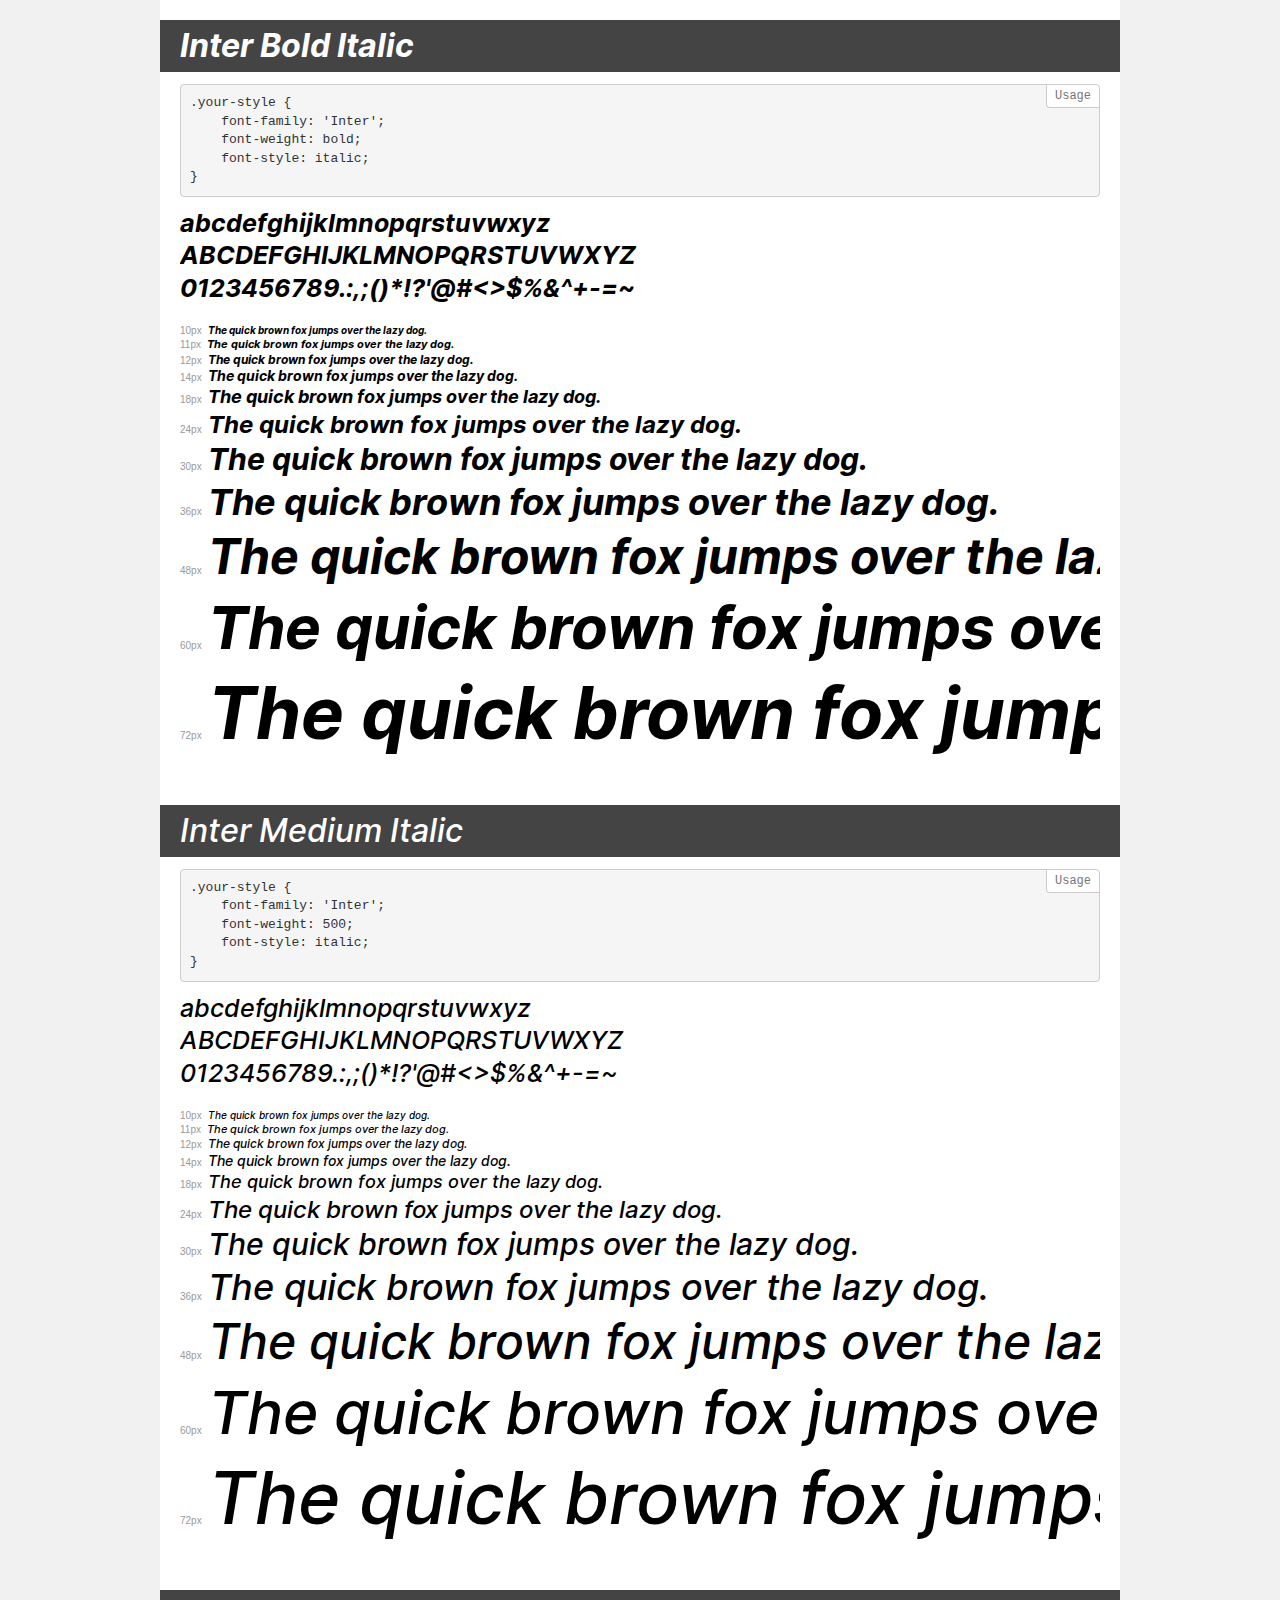
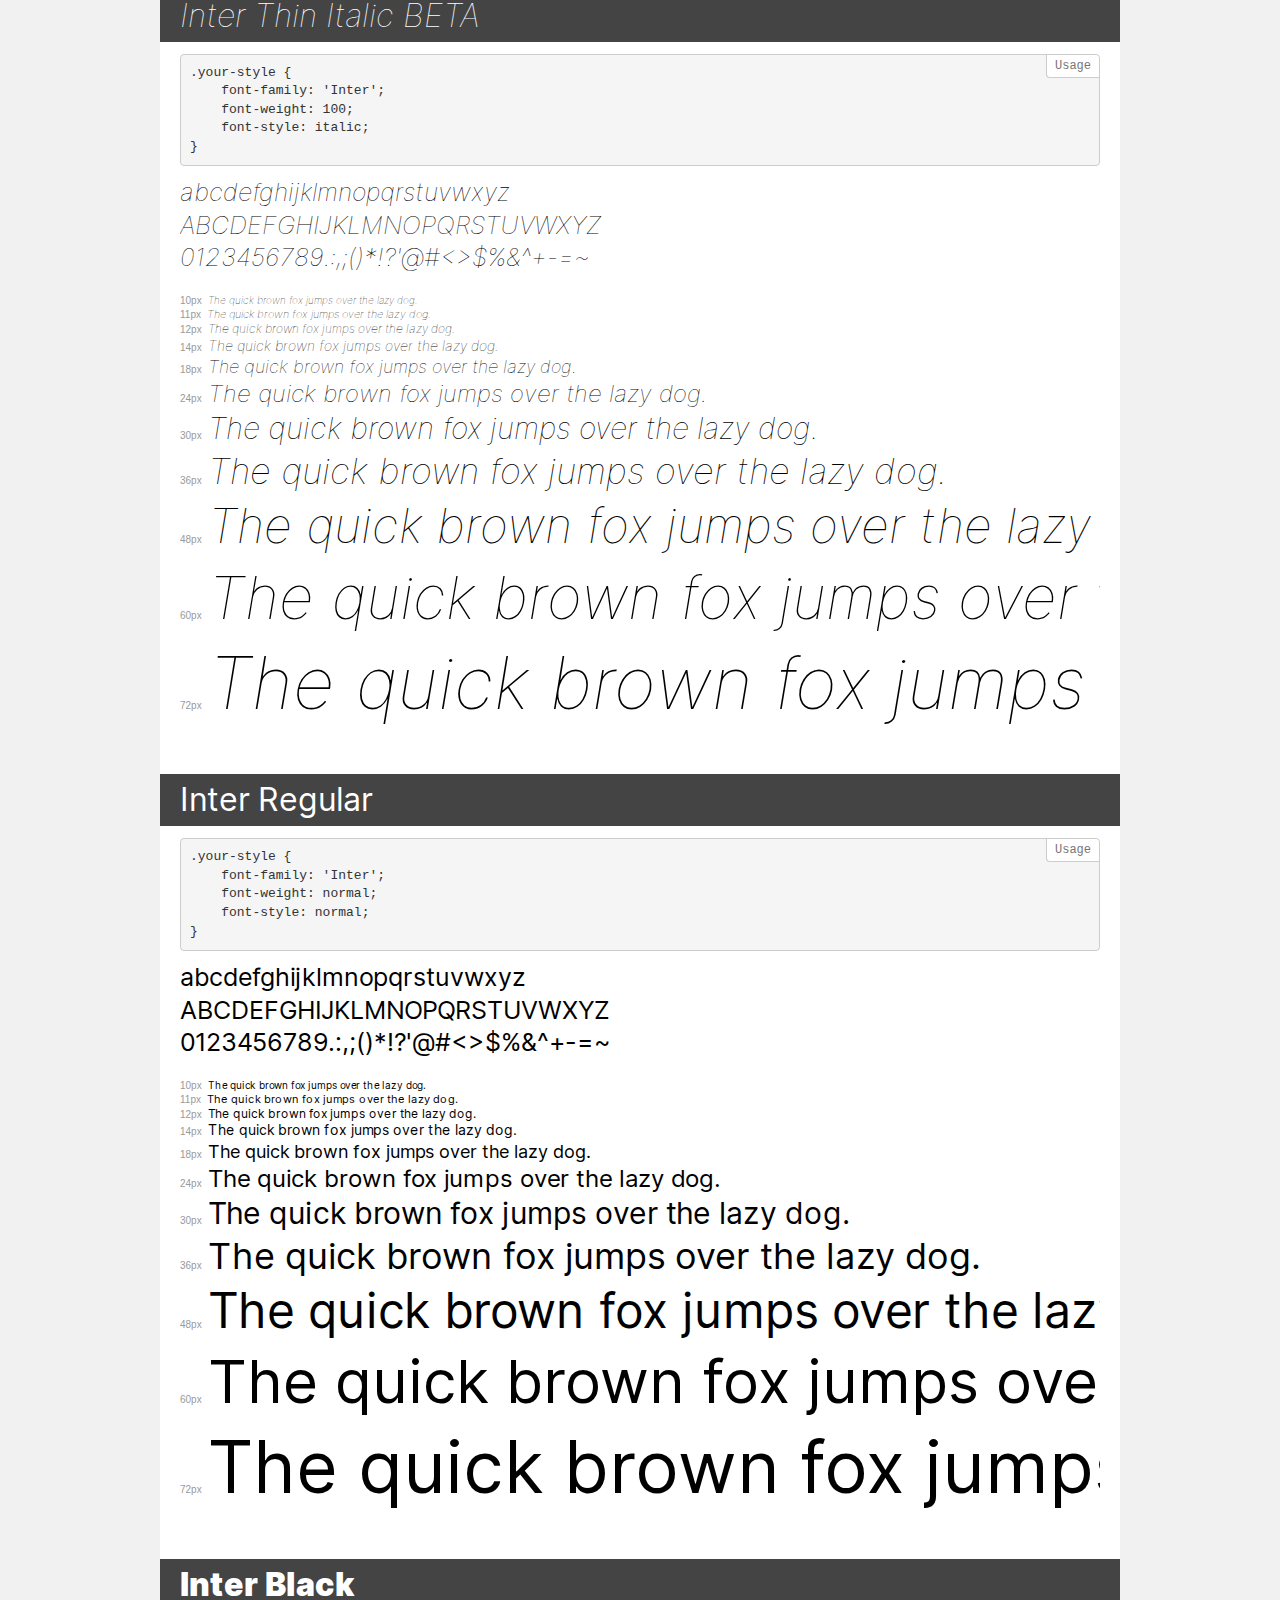
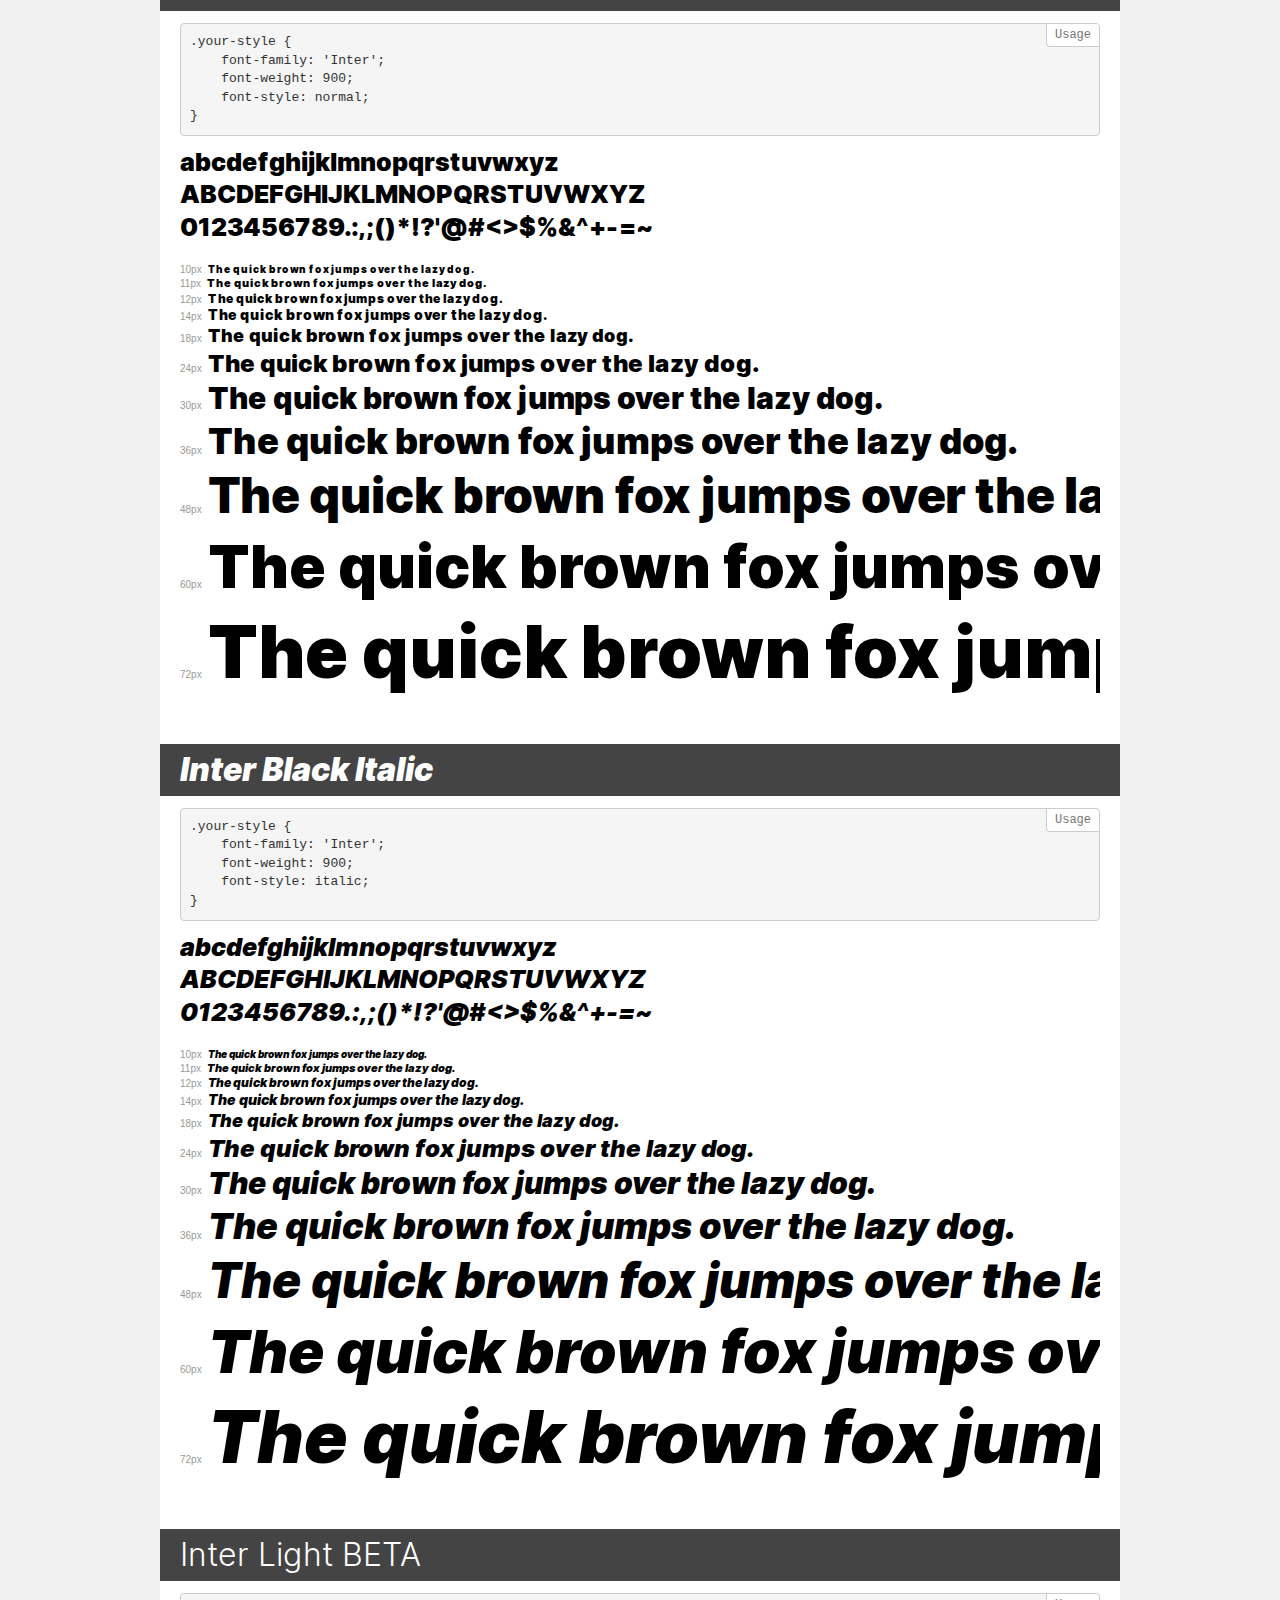
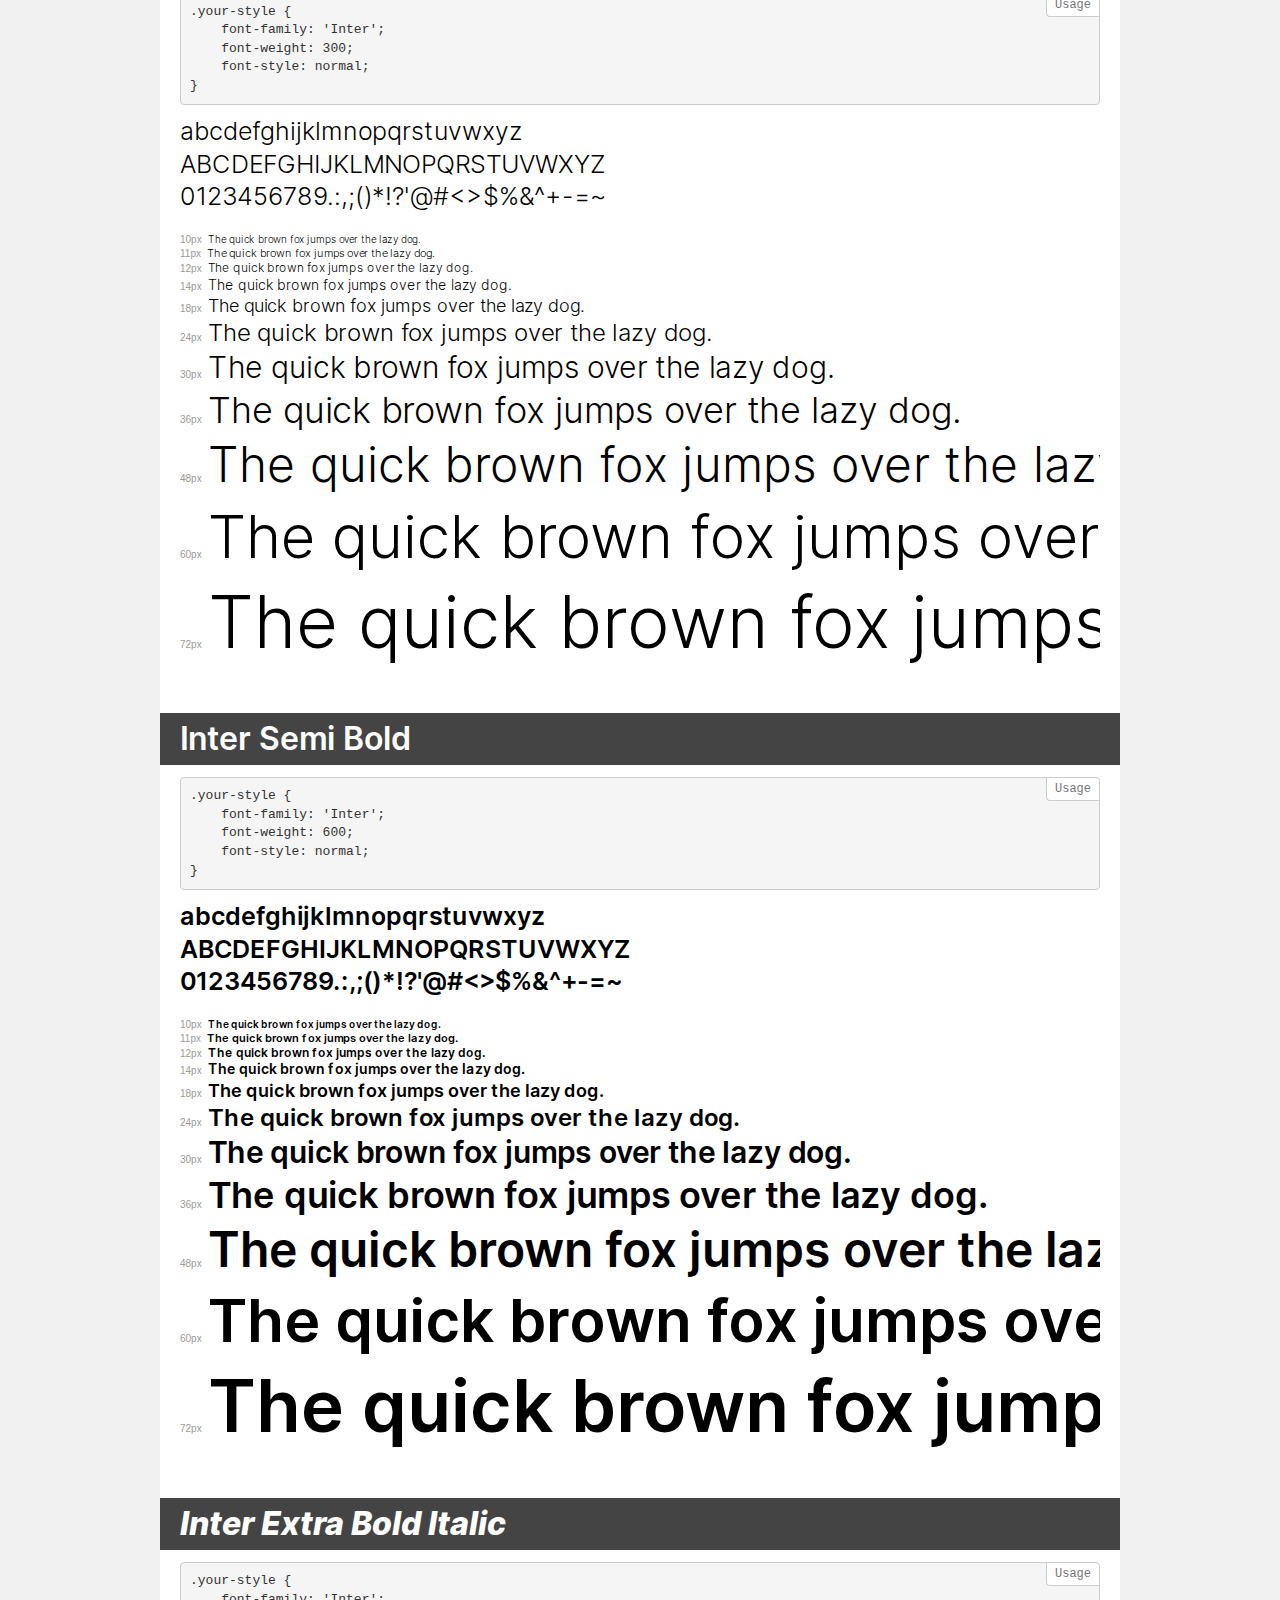
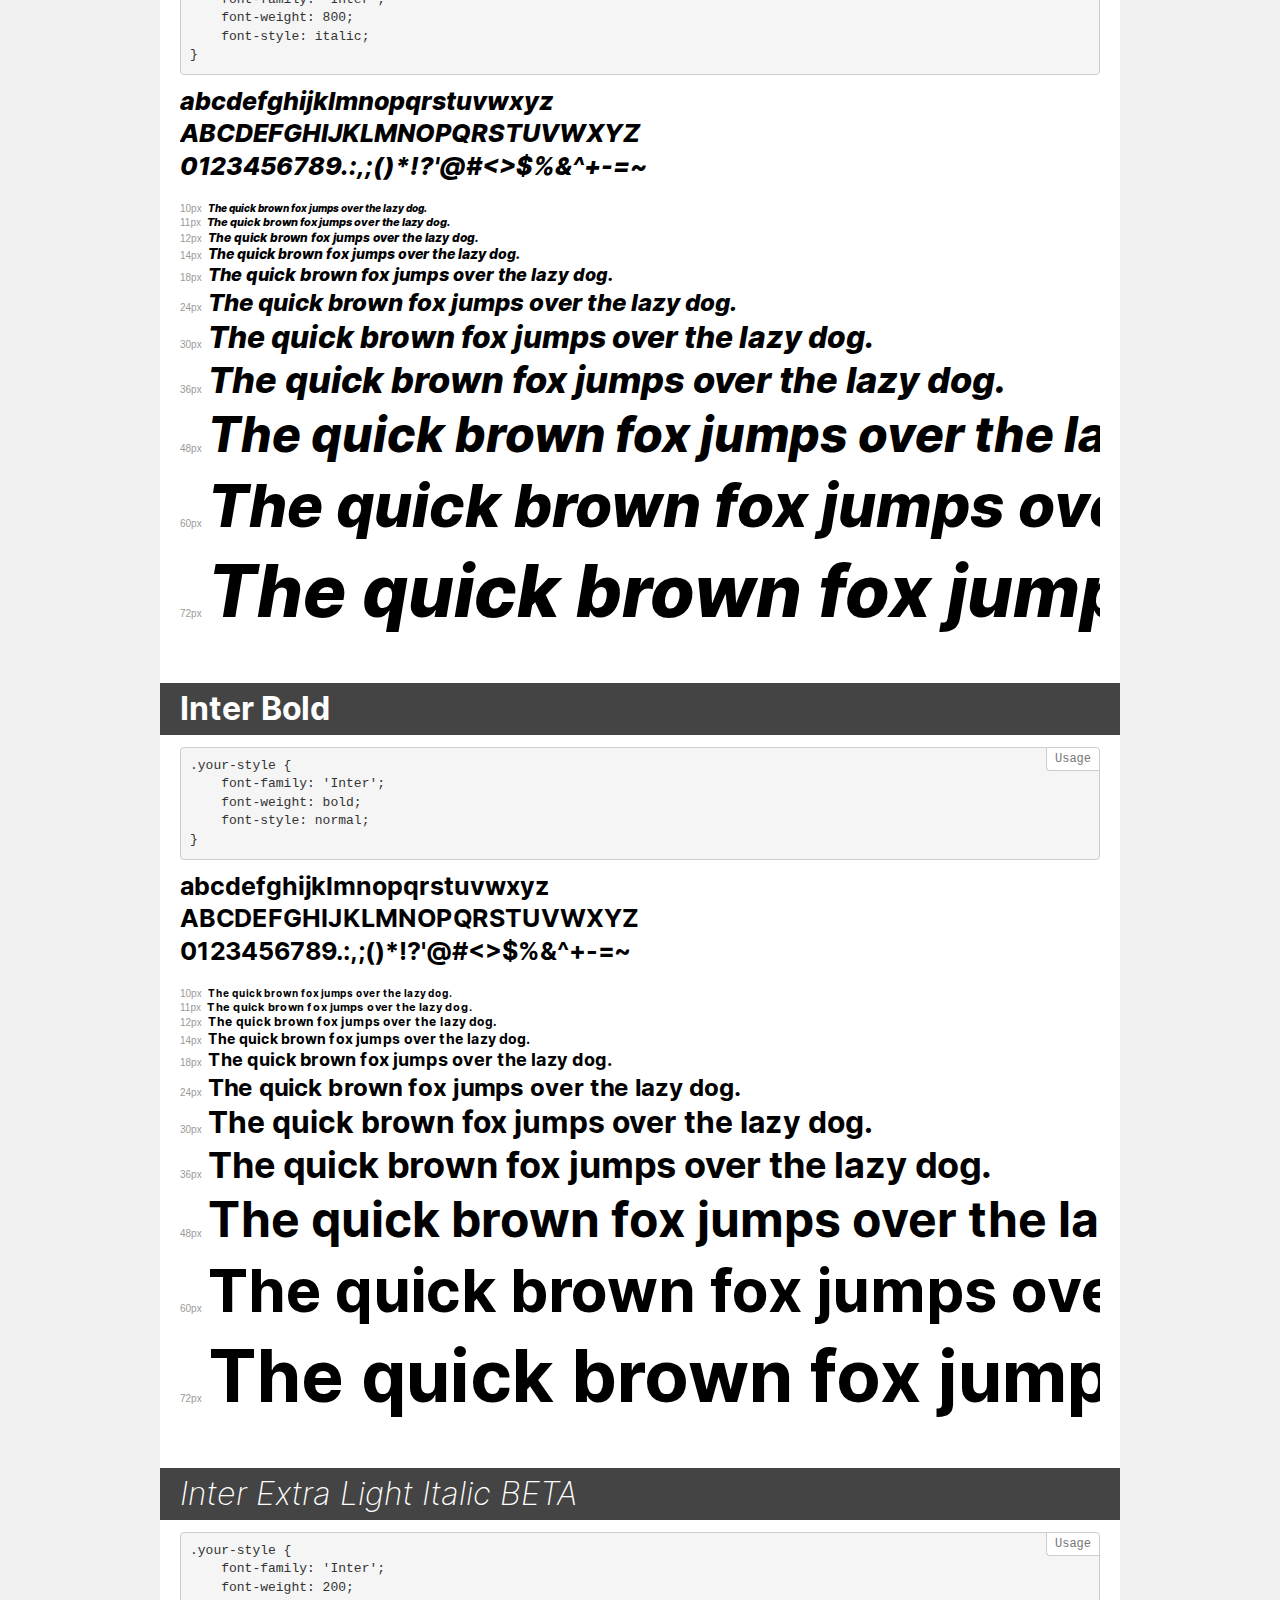
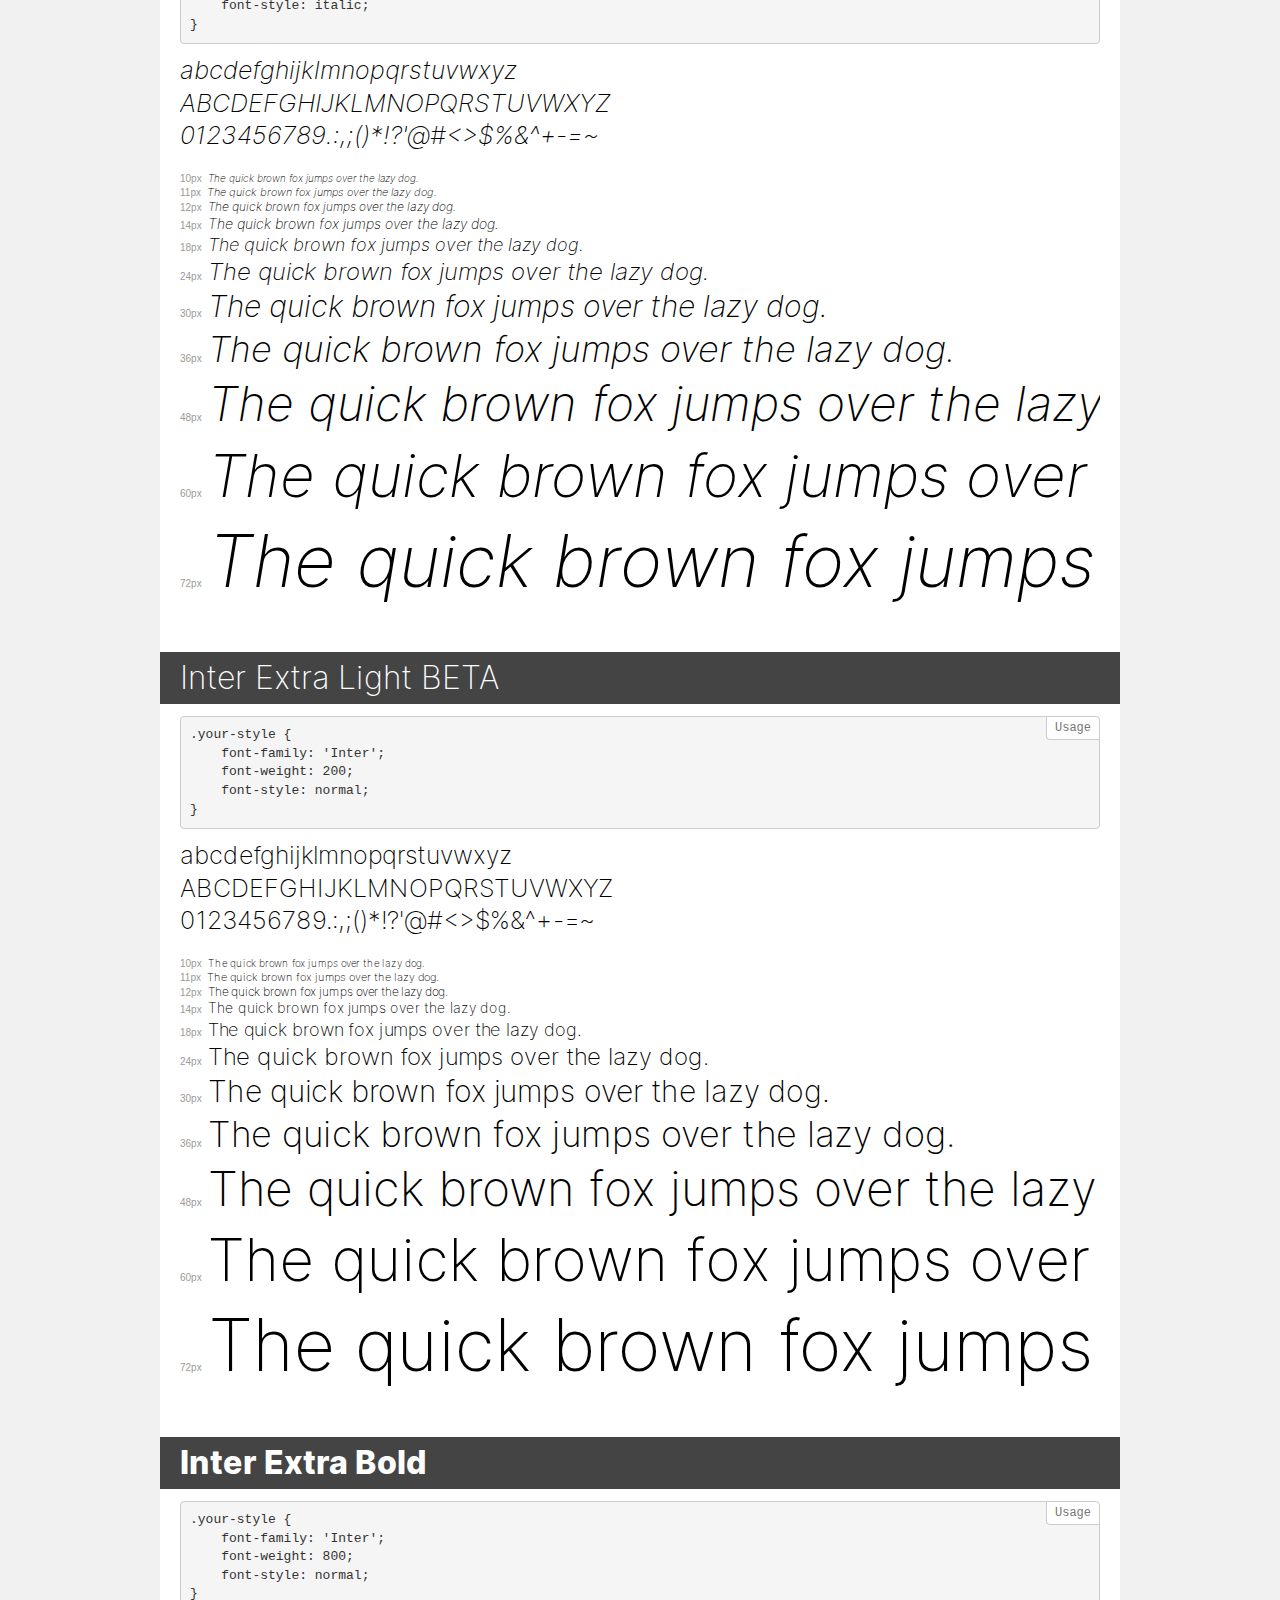
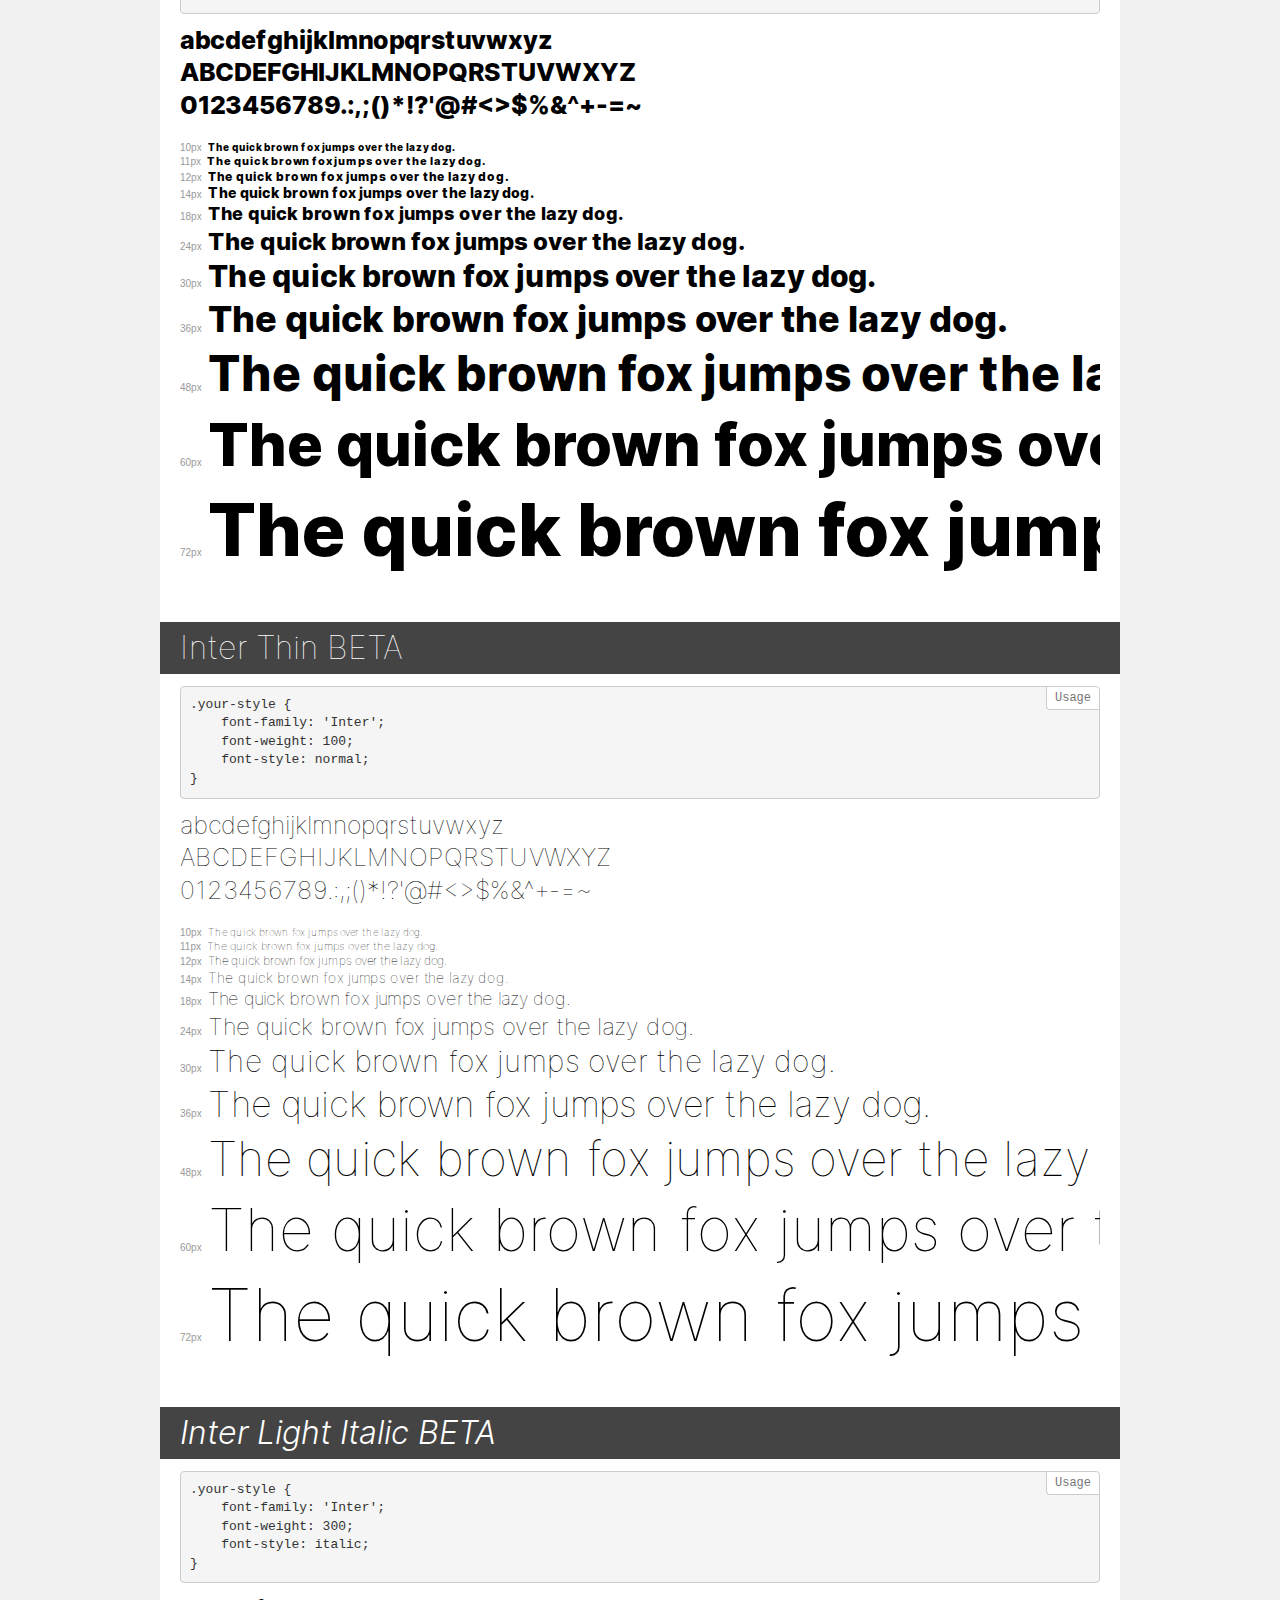
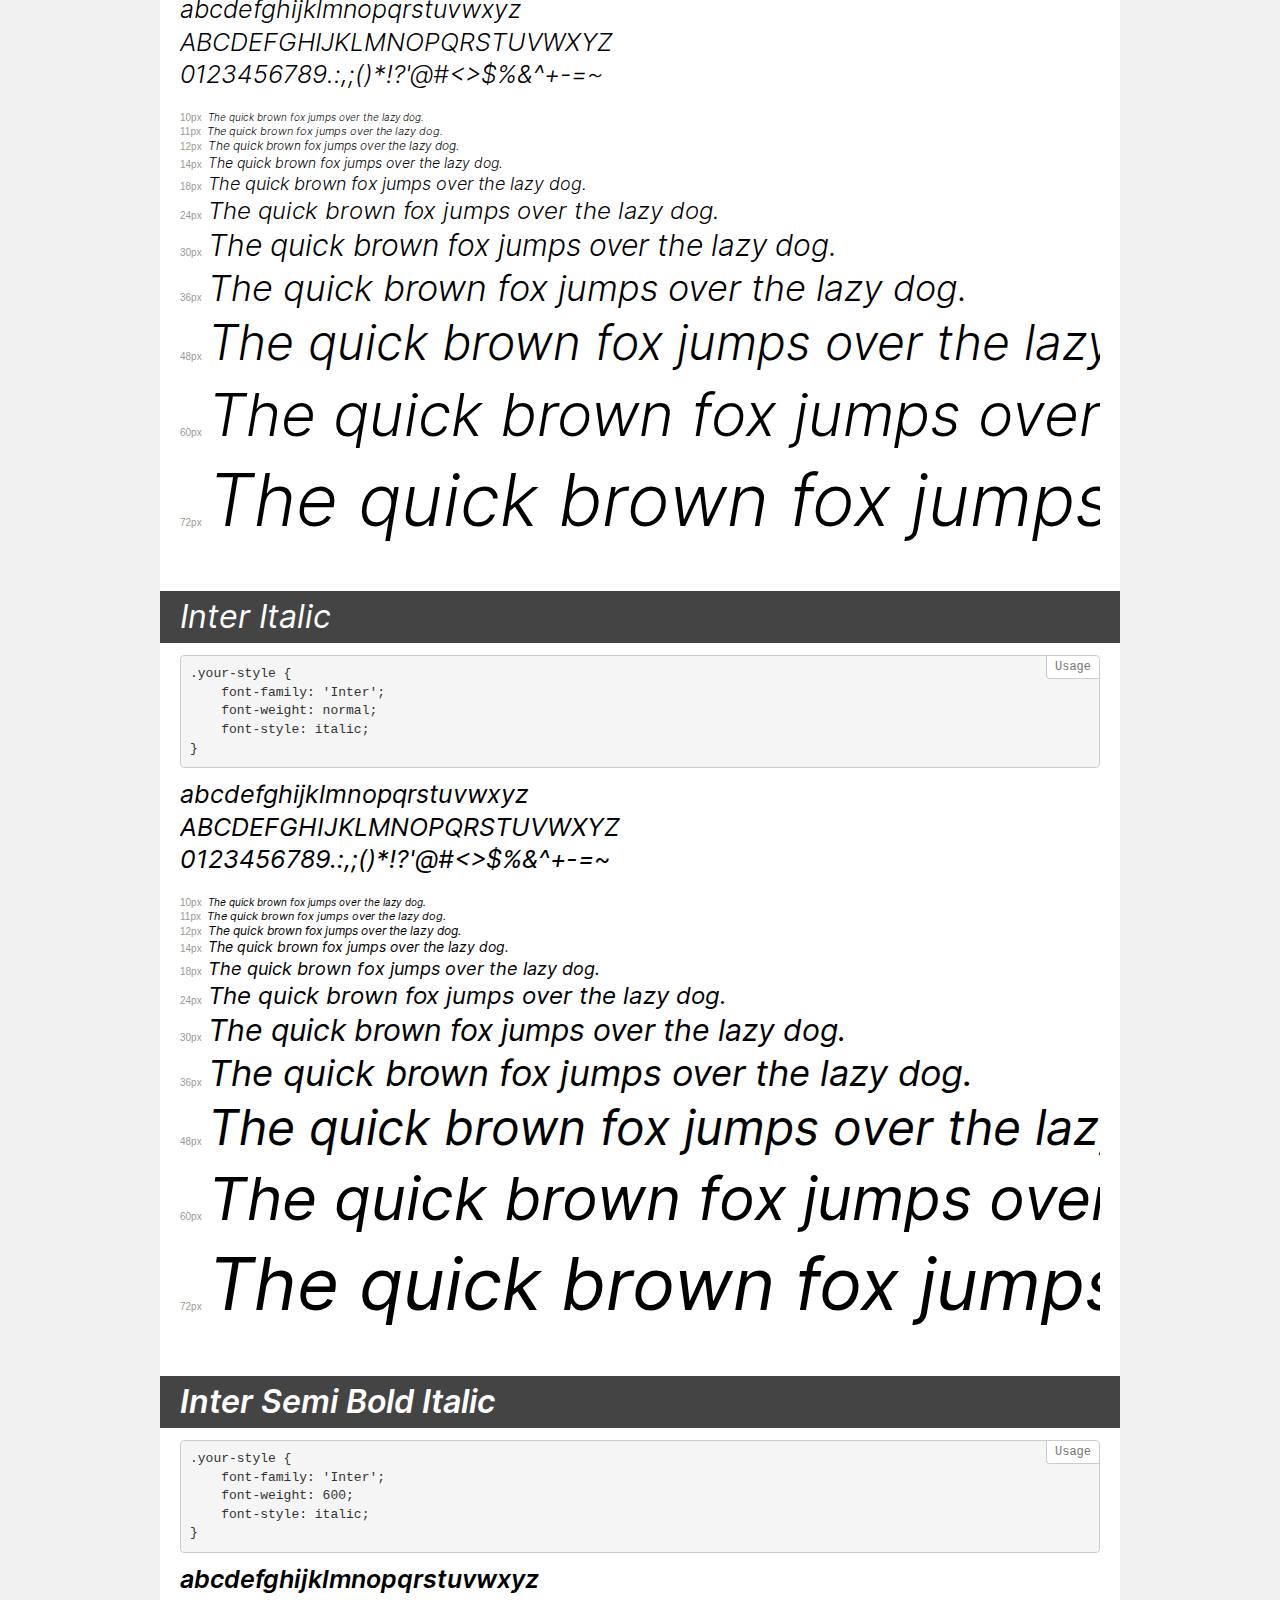
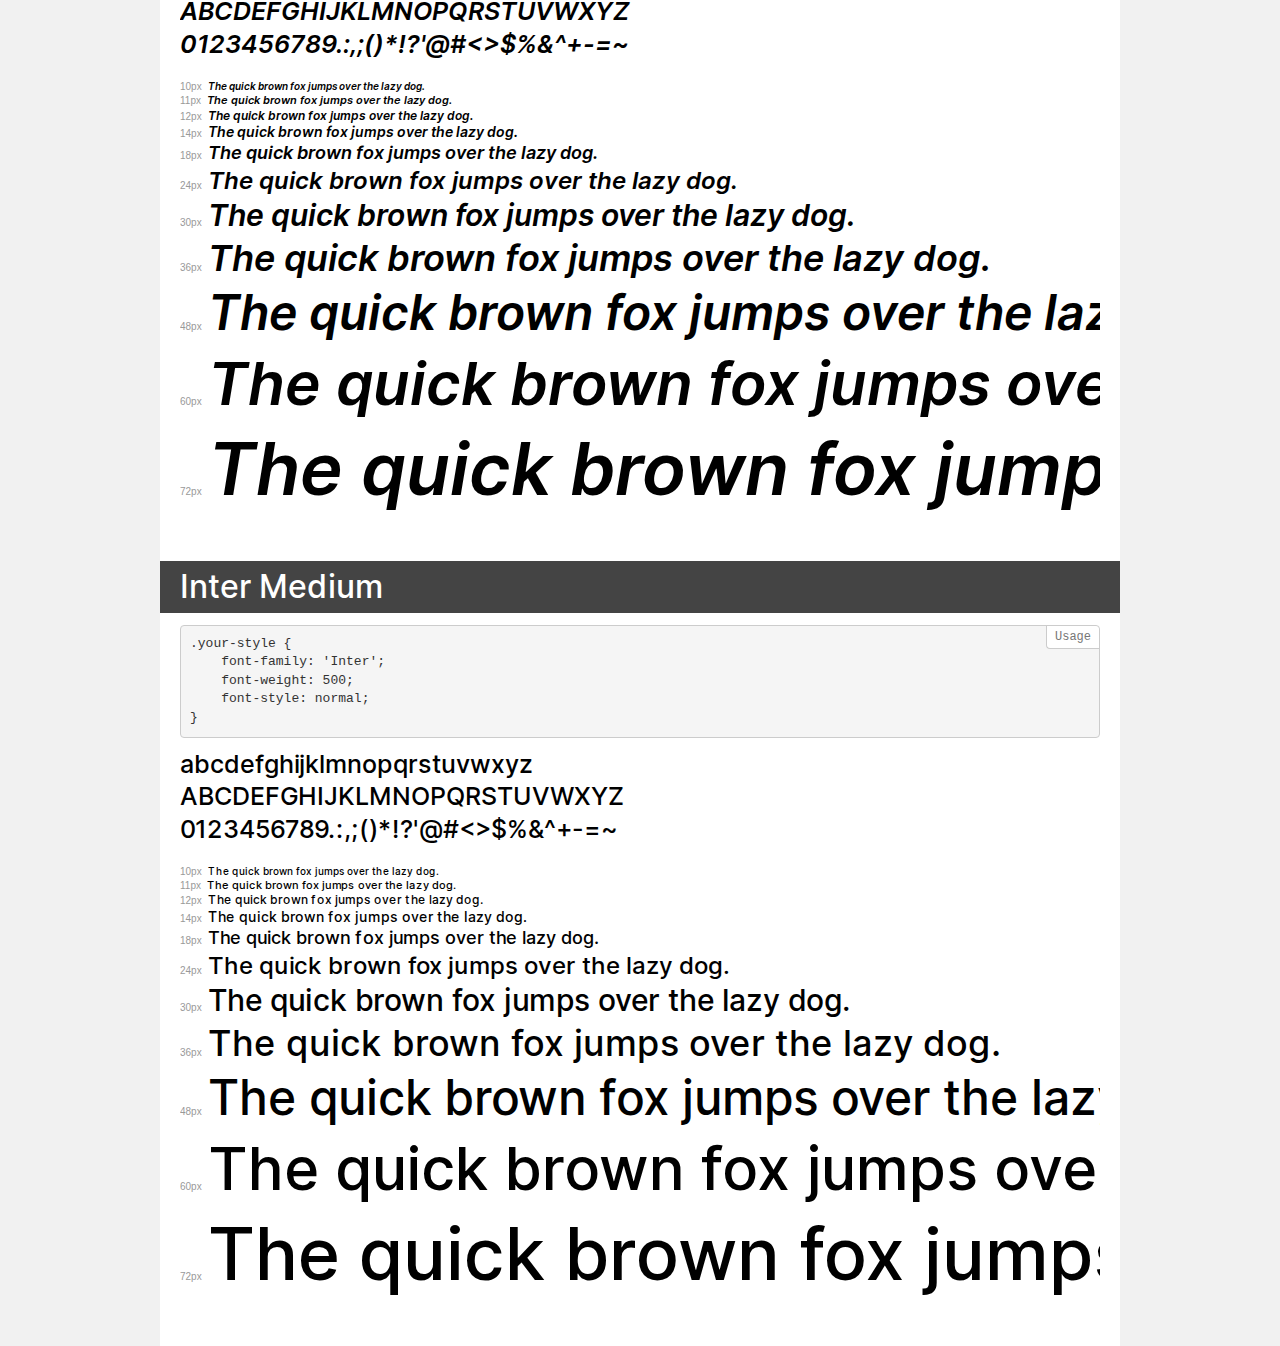
<file: assets/fonts/Inter/demo.html>
<!DOCTYPE html>
<html>
<head>
    <meta charset="utf-8">
    <meta http-equiv="X-UA-Compatible" content="IE=edge">
    <meta name="viewport" content="width=device-width, initial-scale=1">
    <meta name="robots" content="noindex, noarchive">
    <meta name="format-detection" content="telephone=no">
    <title>Transfonter demo</title>
    <link href="stylesheet.css" rel="stylesheet">
    <style>
        /*
        http://meyerweb.com/eric/tools/css/reset/
        v2.0 | 20110126
        License: none (public domain)
        */
        html, body, div, span, applet, object, iframe,
        h1, h2, h3, h4, h5, h6, p, blockquote, pre,
        a, abbr, acronym, address, big, cite, code,
        del, dfn, em, img, ins, kbd, q, s, samp,
        small, strike, strong, sub, sup, tt, var,
        b, u, i, center,
        dl, dt, dd, ol, ul, li,
        fieldset, form, label, legend,
        table, caption, tbody, tfoot, thead, tr, th, td,
        article, aside, canvas, details, embed,
        figure, figcaption, footer, header, hgroup,
        menu, nav, output, ruby, section, summary,
        time, mark, audio, video {
            margin: 0;
            padding: 0;
            border: 0;
            font-size: 100%;
            font: inherit;
            vertical-align: baseline;
        }
        /* HTML5 display-role reset for older browsers */
        article, aside, details, figcaption, figure,
        footer, header, hgroup, menu, nav, section {
            display: block;
        }
        body {
            line-height: 1;
        }
        ol, ul {
            list-style: none;
        }
        blockquote, q {
            quotes: none;
        }
        blockquote:before, blockquote:after,
        q:before, q:after {
            content: '';
            content: none;
        }
        table {
            border-collapse: collapse;
            border-spacing: 0;
        }
        /* common styles */
        body {
            background: #f1f1f1;
            color: #000;
        }
        .page {
            background: #fff;
            width: 920px;
            margin: 0 auto;
            padding: 20px 20px 0 20px;
            overflow: hidden;
        }
        .font-container {
            overflow-x: auto;
            overflow-y: hidden;
            margin-bottom: 40px;
            line-height: 1.3;
            white-space: nowrap;
            padding-bottom: 5px;
        }
        h1 {
            position: relative;
            background: #444;
            font-size: 32px;
            color: #fff;
            padding: 10px 20px;
            margin: 0 -20px 12px -20px;
        }
        .letters {
            font-size: 25px;
            margin-bottom: 20px;
        }
        .s10:before {
            content: '10px';
        }
        .s11:before {
            content: '11px';
        }
        .s12:before {
            content: '12px';
        }
        .s14:before {
            content: '14px';
        }
        .s18:before {
            content: '18px';
        }
        .s24:before {
            content: '24px';
        }
        .s30:before {
            content: '30px';
        }
        .s36:before {
            content: '36px';
        }
        .s48:before {
            content: '48px';
        }
        .s60:before {
            content: '60px';
        }
        .s72:before {
            content: '72px';
        }
        .s10:before, .s11:before, .s12:before, .s14:before,
        .s18:before, .s24:before, .s30:before, .s36:before,
        .s48:before, .s60:before, .s72:before {
            font-family: Arial, sans-serif;
            font-size: 10px;
            font-weight: normal;
            font-style: normal;
            color: #999;
            padding-right: 6px;
        }
        pre {
            display: block;
            position: relative;
            padding: 9px;
            margin: 0 0 10px;
            font-family: Monaco, Menlo, Consolas, "Courier New", monospace !important;
            font-size: 13px;
            line-height: 1.428571429;
            color: #333;
            font-weight: normal !important;
            font-style: normal !important;
            background-color: #f5f5f5;
            border: 1px solid #ccc;
            overflow-x: auto;
            border-radius: 4px;
        }
        pre:after {
            display: block;
            position: absolute;
            right: 0;
            top: 0;
            content: 'Usage';
            line-height: 1;
            padding: 5px 8px;
            font-size: 12px;
            color: #767676;
            background-color: #fff;
            border: 1px solid #ccc;
            border-right: none;
            border-top: none;
            border-radius: 0 4px 0 4px;
            z-index: 10;
        }
        /* responsive */
        @media (max-width: 959px) {
            .page {
                width: auto;
                margin: 0;
            }
        }
    </style>
</head>
<body>
<div class="page">
    <div class="demo" style="font-family: 'Inter'; font-weight: bold; font-style: italic;">
        <h1>Inter Bold Italic</h1>
        <pre>.your-style {
    font-family: 'Inter';
    font-weight: bold;
    font-style: italic;
}</pre>
        <div class="font-container">
            <p class="letters">
                abcdefghijklmnopqrstuvwxyz<br>
ABCDEFGHIJKLMNOPQRSTUVWXYZ<br>
                0123456789.:,;()*!?'@#<>$%&^+-=~
            </p>
            <p class="s10" style="font-size: 10px;">The quick brown fox jumps over the lazy dog.</p>
            <p class="s11" style="font-size: 11px;">The quick brown fox jumps over the lazy dog.</p>
            <p class="s12" style="font-size: 12px;">The quick brown fox jumps over the lazy dog.</p>
            <p class="s14" style="font-size: 14px;">The quick brown fox jumps over the lazy dog.</p>
            <p class="s18" style="font-size: 18px;">The quick brown fox jumps over the lazy dog.</p>
            <p class="s24" style="font-size: 24px;">The quick brown fox jumps over the lazy dog.</p>
            <p class="s30" style="font-size: 30px;">The quick brown fox jumps over the lazy dog.</p>
            <p class="s36" style="font-size: 36px;">The quick brown fox jumps over the lazy dog.</p>
            <p class="s48" style="font-size: 48px;">The quick brown fox jumps over the lazy dog.</p>
            <p class="s60" style="font-size: 60px;">The quick brown fox jumps over the lazy dog.</p>
            <p class="s72" style="font-size: 72px;">The quick brown fox jumps over the lazy dog.</p>
        </div>
    </div>
    <div class="demo" style="font-family: 'Inter'; font-weight: 500; font-style: italic;">
        <h1>Inter Medium Italic</h1>
        <pre>.your-style {
    font-family: 'Inter';
    font-weight: 500;
    font-style: italic;
}</pre>
        <div class="font-container">
            <p class="letters">
                abcdefghijklmnopqrstuvwxyz<br>
ABCDEFGHIJKLMNOPQRSTUVWXYZ<br>
                0123456789.:,;()*!?'@#<>$%&^+-=~
            </p>
            <p class="s10" style="font-size: 10px;">The quick brown fox jumps over the lazy dog.</p>
            <p class="s11" style="font-size: 11px;">The quick brown fox jumps over the lazy dog.</p>
            <p class="s12" style="font-size: 12px;">The quick brown fox jumps over the lazy dog.</p>
            <p class="s14" style="font-size: 14px;">The quick brown fox jumps over the lazy dog.</p>
            <p class="s18" style="font-size: 18px;">The quick brown fox jumps over the lazy dog.</p>
            <p class="s24" style="font-size: 24px;">The quick brown fox jumps over the lazy dog.</p>
            <p class="s30" style="font-size: 30px;">The quick brown fox jumps over the lazy dog.</p>
            <p class="s36" style="font-size: 36px;">The quick brown fox jumps over the lazy dog.</p>
            <p class="s48" style="font-size: 48px;">The quick brown fox jumps over the lazy dog.</p>
            <p class="s60" style="font-size: 60px;">The quick brown fox jumps over the lazy dog.</p>
            <p class="s72" style="font-size: 72px;">The quick brown fox jumps over the lazy dog.</p>
        </div>
    </div>
    <div class="demo" style="font-family: 'Inter'; font-weight: 100; font-style: italic;">
        <h1>Inter Thin Italic BETA</h1>
        <pre>.your-style {
    font-family: 'Inter';
    font-weight: 100;
    font-style: italic;
}</pre>
        <div class="font-container">
            <p class="letters">
                abcdefghijklmnopqrstuvwxyz<br>
ABCDEFGHIJKLMNOPQRSTUVWXYZ<br>
                0123456789.:,;()*!?'@#<>$%&^+-=~
            </p>
            <p class="s10" style="font-size: 10px;">The quick brown fox jumps over the lazy dog.</p>
            <p class="s11" style="font-size: 11px;">The quick brown fox jumps over the lazy dog.</p>
            <p class="s12" style="font-size: 12px;">The quick brown fox jumps over the lazy dog.</p>
            <p class="s14" style="font-size: 14px;">The quick brown fox jumps over the lazy dog.</p>
            <p class="s18" style="font-size: 18px;">The quick brown fox jumps over the lazy dog.</p>
            <p class="s24" style="font-size: 24px;">The quick brown fox jumps over the lazy dog.</p>
            <p class="s30" style="font-size: 30px;">The quick brown fox jumps over the lazy dog.</p>
            <p class="s36" style="font-size: 36px;">The quick brown fox jumps over the lazy dog.</p>
            <p class="s48" style="font-size: 48px;">The quick brown fox jumps over the lazy dog.</p>
            <p class="s60" style="font-size: 60px;">The quick brown fox jumps over the lazy dog.</p>
            <p class="s72" style="font-size: 72px;">The quick brown fox jumps over the lazy dog.</p>
        </div>
    </div>
    <div class="demo" style="font-family: 'Inter'; font-weight: normal; font-style: normal;">
        <h1>Inter Regular</h1>
        <pre>.your-style {
    font-family: 'Inter';
    font-weight: normal;
    font-style: normal;
}</pre>
        <div class="font-container">
            <p class="letters">
                abcdefghijklmnopqrstuvwxyz<br>
ABCDEFGHIJKLMNOPQRSTUVWXYZ<br>
                0123456789.:,;()*!?'@#<>$%&^+-=~
            </p>
            <p class="s10" style="font-size: 10px;">The quick brown fox jumps over the lazy dog.</p>
            <p class="s11" style="font-size: 11px;">The quick brown fox jumps over the lazy dog.</p>
            <p class="s12" style="font-size: 12px;">The quick brown fox jumps over the lazy dog.</p>
            <p class="s14" style="font-size: 14px;">The quick brown fox jumps over the lazy dog.</p>
            <p class="s18" style="font-size: 18px;">The quick brown fox jumps over the lazy dog.</p>
            <p class="s24" style="font-size: 24px;">The quick brown fox jumps over the lazy dog.</p>
            <p class="s30" style="font-size: 30px;">The quick brown fox jumps over the lazy dog.</p>
            <p class="s36" style="font-size: 36px;">The quick brown fox jumps over the lazy dog.</p>
            <p class="s48" style="font-size: 48px;">The quick brown fox jumps over the lazy dog.</p>
            <p class="s60" style="font-size: 60px;">The quick brown fox jumps over the lazy dog.</p>
            <p class="s72" style="font-size: 72px;">The quick brown fox jumps over the lazy dog.</p>
        </div>
    </div>
    <div class="demo" style="font-family: 'Inter'; font-weight: 900; font-style: normal;">
        <h1>Inter Black</h1>
        <pre>.your-style {
    font-family: 'Inter';
    font-weight: 900;
    font-style: normal;
}</pre>
        <div class="font-container">
            <p class="letters">
                abcdefghijklmnopqrstuvwxyz<br>
ABCDEFGHIJKLMNOPQRSTUVWXYZ<br>
                0123456789.:,;()*!?'@#<>$%&^+-=~
            </p>
            <p class="s10" style="font-size: 10px;">The quick brown fox jumps over the lazy dog.</p>
            <p class="s11" style="font-size: 11px;">The quick brown fox jumps over the lazy dog.</p>
            <p class="s12" style="font-size: 12px;">The quick brown fox jumps over the lazy dog.</p>
            <p class="s14" style="font-size: 14px;">The quick brown fox jumps over the lazy dog.</p>
            <p class="s18" style="font-size: 18px;">The quick brown fox jumps over the lazy dog.</p>
            <p class="s24" style="font-size: 24px;">The quick brown fox jumps over the lazy dog.</p>
            <p class="s30" style="font-size: 30px;">The quick brown fox jumps over the lazy dog.</p>
            <p class="s36" style="font-size: 36px;">The quick brown fox jumps over the lazy dog.</p>
            <p class="s48" style="font-size: 48px;">The quick brown fox jumps over the lazy dog.</p>
            <p class="s60" style="font-size: 60px;">The quick brown fox jumps over the lazy dog.</p>
            <p class="s72" style="font-size: 72px;">The quick brown fox jumps over the lazy dog.</p>
        </div>
    </div>
    <div class="demo" style="font-family: 'Inter'; font-weight: 900; font-style: italic;">
        <h1>Inter Black Italic</h1>
        <pre>.your-style {
    font-family: 'Inter';
    font-weight: 900;
    font-style: italic;
}</pre>
        <div class="font-container">
            <p class="letters">
                abcdefghijklmnopqrstuvwxyz<br>
ABCDEFGHIJKLMNOPQRSTUVWXYZ<br>
                0123456789.:,;()*!?'@#<>$%&^+-=~
            </p>
            <p class="s10" style="font-size: 10px;">The quick brown fox jumps over the lazy dog.</p>
            <p class="s11" style="font-size: 11px;">The quick brown fox jumps over the lazy dog.</p>
            <p class="s12" style="font-size: 12px;">The quick brown fox jumps over the lazy dog.</p>
            <p class="s14" style="font-size: 14px;">The quick brown fox jumps over the lazy dog.</p>
            <p class="s18" style="font-size: 18px;">The quick brown fox jumps over the lazy dog.</p>
            <p class="s24" style="font-size: 24px;">The quick brown fox jumps over the lazy dog.</p>
            <p class="s30" style="font-size: 30px;">The quick brown fox jumps over the lazy dog.</p>
            <p class="s36" style="font-size: 36px;">The quick brown fox jumps over the lazy dog.</p>
            <p class="s48" style="font-size: 48px;">The quick brown fox jumps over the lazy dog.</p>
            <p class="s60" style="font-size: 60px;">The quick brown fox jumps over the lazy dog.</p>
            <p class="s72" style="font-size: 72px;">The quick brown fox jumps over the lazy dog.</p>
        </div>
    </div>
    <div class="demo" style="font-family: 'Inter'; font-weight: 300; font-style: normal;">
        <h1>Inter Light BETA</h1>
        <pre>.your-style {
    font-family: 'Inter';
    font-weight: 300;
    font-style: normal;
}</pre>
        <div class="font-container">
            <p class="letters">
                abcdefghijklmnopqrstuvwxyz<br>
ABCDEFGHIJKLMNOPQRSTUVWXYZ<br>
                0123456789.:,;()*!?'@#<>$%&^+-=~
            </p>
            <p class="s10" style="font-size: 10px;">The quick brown fox jumps over the lazy dog.</p>
            <p class="s11" style="font-size: 11px;">The quick brown fox jumps over the lazy dog.</p>
            <p class="s12" style="font-size: 12px;">The quick brown fox jumps over the lazy dog.</p>
            <p class="s14" style="font-size: 14px;">The quick brown fox jumps over the lazy dog.</p>
            <p class="s18" style="font-size: 18px;">The quick brown fox jumps over the lazy dog.</p>
            <p class="s24" style="font-size: 24px;">The quick brown fox jumps over the lazy dog.</p>
            <p class="s30" style="font-size: 30px;">The quick brown fox jumps over the lazy dog.</p>
            <p class="s36" style="font-size: 36px;">The quick brown fox jumps over the lazy dog.</p>
            <p class="s48" style="font-size: 48px;">The quick brown fox jumps over the lazy dog.</p>
            <p class="s60" style="font-size: 60px;">The quick brown fox jumps over the lazy dog.</p>
            <p class="s72" style="font-size: 72px;">The quick brown fox jumps over the lazy dog.</p>
        </div>
    </div>
    <div class="demo" style="font-family: 'Inter'; font-weight: 600; font-style: normal;">
        <h1>Inter Semi Bold</h1>
        <pre>.your-style {
    font-family: 'Inter';
    font-weight: 600;
    font-style: normal;
}</pre>
        <div class="font-container">
            <p class="letters">
                abcdefghijklmnopqrstuvwxyz<br>
ABCDEFGHIJKLMNOPQRSTUVWXYZ<br>
                0123456789.:,;()*!?'@#<>$%&^+-=~
            </p>
            <p class="s10" style="font-size: 10px;">The quick brown fox jumps over the lazy dog.</p>
            <p class="s11" style="font-size: 11px;">The quick brown fox jumps over the lazy dog.</p>
            <p class="s12" style="font-size: 12px;">The quick brown fox jumps over the lazy dog.</p>
            <p class="s14" style="font-size: 14px;">The quick brown fox jumps over the lazy dog.</p>
            <p class="s18" style="font-size: 18px;">The quick brown fox jumps over the lazy dog.</p>
            <p class="s24" style="font-size: 24px;">The quick brown fox jumps over the lazy dog.</p>
            <p class="s30" style="font-size: 30px;">The quick brown fox jumps over the lazy dog.</p>
            <p class="s36" style="font-size: 36px;">The quick brown fox jumps over the lazy dog.</p>
            <p class="s48" style="font-size: 48px;">The quick brown fox jumps over the lazy dog.</p>
            <p class="s60" style="font-size: 60px;">The quick brown fox jumps over the lazy dog.</p>
            <p class="s72" style="font-size: 72px;">The quick brown fox jumps over the lazy dog.</p>
        </div>
    </div>
    <div class="demo" style="font-family: 'Inter'; font-weight: 800; font-style: italic;">
        <h1>Inter Extra Bold Italic</h1>
        <pre>.your-style {
    font-family: 'Inter';
    font-weight: 800;
    font-style: italic;
}</pre>
        <div class="font-container">
            <p class="letters">
                abcdefghijklmnopqrstuvwxyz<br>
ABCDEFGHIJKLMNOPQRSTUVWXYZ<br>
                0123456789.:,;()*!?'@#<>$%&^+-=~
            </p>
            <p class="s10" style="font-size: 10px;">The quick brown fox jumps over the lazy dog.</p>
            <p class="s11" style="font-size: 11px;">The quick brown fox jumps over the lazy dog.</p>
            <p class="s12" style="font-size: 12px;">The quick brown fox jumps over the lazy dog.</p>
            <p class="s14" style="font-size: 14px;">The quick brown fox jumps over the lazy dog.</p>
            <p class="s18" style="font-size: 18px;">The quick brown fox jumps over the lazy dog.</p>
            <p class="s24" style="font-size: 24px;">The quick brown fox jumps over the lazy dog.</p>
            <p class="s30" style="font-size: 30px;">The quick brown fox jumps over the lazy dog.</p>
            <p class="s36" style="font-size: 36px;">The quick brown fox jumps over the lazy dog.</p>
            <p class="s48" style="font-size: 48px;">The quick brown fox jumps over the lazy dog.</p>
            <p class="s60" style="font-size: 60px;">The quick brown fox jumps over the lazy dog.</p>
            <p class="s72" style="font-size: 72px;">The quick brown fox jumps over the lazy dog.</p>
        </div>
    </div>
    <div class="demo" style="font-family: 'Inter'; font-weight: bold; font-style: normal;">
        <h1>Inter Bold</h1>
        <pre>.your-style {
    font-family: 'Inter';
    font-weight: bold;
    font-style: normal;
}</pre>
        <div class="font-container">
            <p class="letters">
                abcdefghijklmnopqrstuvwxyz<br>
ABCDEFGHIJKLMNOPQRSTUVWXYZ<br>
                0123456789.:,;()*!?'@#<>$%&^+-=~
            </p>
            <p class="s10" style="font-size: 10px;">The quick brown fox jumps over the lazy dog.</p>
            <p class="s11" style="font-size: 11px;">The quick brown fox jumps over the lazy dog.</p>
            <p class="s12" style="font-size: 12px;">The quick brown fox jumps over the lazy dog.</p>
            <p class="s14" style="font-size: 14px;">The quick brown fox jumps over the lazy dog.</p>
            <p class="s18" style="font-size: 18px;">The quick brown fox jumps over the lazy dog.</p>
            <p class="s24" style="font-size: 24px;">The quick brown fox jumps over the lazy dog.</p>
            <p class="s30" style="font-size: 30px;">The quick brown fox jumps over the lazy dog.</p>
            <p class="s36" style="font-size: 36px;">The quick brown fox jumps over the lazy dog.</p>
            <p class="s48" style="font-size: 48px;">The quick brown fox jumps over the lazy dog.</p>
            <p class="s60" style="font-size: 60px;">The quick brown fox jumps over the lazy dog.</p>
            <p class="s72" style="font-size: 72px;">The quick brown fox jumps over the lazy dog.</p>
        </div>
    </div>
    <div class="demo" style="font-family: 'Inter'; font-weight: 200; font-style: italic;">
        <h1>Inter Extra Light Italic BETA</h1>
        <pre>.your-style {
    font-family: 'Inter';
    font-weight: 200;
    font-style: italic;
}</pre>
        <div class="font-container">
            <p class="letters">
                abcdefghijklmnopqrstuvwxyz<br>
ABCDEFGHIJKLMNOPQRSTUVWXYZ<br>
                0123456789.:,;()*!?'@#<>$%&^+-=~
            </p>
            <p class="s10" style="font-size: 10px;">The quick brown fox jumps over the lazy dog.</p>
            <p class="s11" style="font-size: 11px;">The quick brown fox jumps over the lazy dog.</p>
            <p class="s12" style="font-size: 12px;">The quick brown fox jumps over the lazy dog.</p>
            <p class="s14" style="font-size: 14px;">The quick brown fox jumps over the lazy dog.</p>
            <p class="s18" style="font-size: 18px;">The quick brown fox jumps over the lazy dog.</p>
            <p class="s24" style="font-size: 24px;">The quick brown fox jumps over the lazy dog.</p>
            <p class="s30" style="font-size: 30px;">The quick brown fox jumps over the lazy dog.</p>
            <p class="s36" style="font-size: 36px;">The quick brown fox jumps over the lazy dog.</p>
            <p class="s48" style="font-size: 48px;">The quick brown fox jumps over the lazy dog.</p>
            <p class="s60" style="font-size: 60px;">The quick brown fox jumps over the lazy dog.</p>
            <p class="s72" style="font-size: 72px;">The quick brown fox jumps over the lazy dog.</p>
        </div>
    </div>
    <div class="demo" style="font-family: 'Inter'; font-weight: 200; font-style: normal;">
        <h1>Inter Extra Light BETA</h1>
        <pre>.your-style {
    font-family: 'Inter';
    font-weight: 200;
    font-style: normal;
}</pre>
        <div class="font-container">
            <p class="letters">
                abcdefghijklmnopqrstuvwxyz<br>
ABCDEFGHIJKLMNOPQRSTUVWXYZ<br>
                0123456789.:,;()*!?'@#<>$%&^+-=~
            </p>
            <p class="s10" style="font-size: 10px;">The quick brown fox jumps over the lazy dog.</p>
            <p class="s11" style="font-size: 11px;">The quick brown fox jumps over the lazy dog.</p>
            <p class="s12" style="font-size: 12px;">The quick brown fox jumps over the lazy dog.</p>
            <p class="s14" style="font-size: 14px;">The quick brown fox jumps over the lazy dog.</p>
            <p class="s18" style="font-size: 18px;">The quick brown fox jumps over the lazy dog.</p>
            <p class="s24" style="font-size: 24px;">The quick brown fox jumps over the lazy dog.</p>
            <p class="s30" style="font-size: 30px;">The quick brown fox jumps over the lazy dog.</p>
            <p class="s36" style="font-size: 36px;">The quick brown fox jumps over the lazy dog.</p>
            <p class="s48" style="font-size: 48px;">The quick brown fox jumps over the lazy dog.</p>
            <p class="s60" style="font-size: 60px;">The quick brown fox jumps over the lazy dog.</p>
            <p class="s72" style="font-size: 72px;">The quick brown fox jumps over the lazy dog.</p>
        </div>
    </div>
    <div class="demo" style="font-family: 'Inter'; font-weight: 800; font-style: normal;">
        <h1>Inter Extra Bold</h1>
        <pre>.your-style {
    font-family: 'Inter';
    font-weight: 800;
    font-style: normal;
}</pre>
        <div class="font-container">
            <p class="letters">
                abcdefghijklmnopqrstuvwxyz<br>
ABCDEFGHIJKLMNOPQRSTUVWXYZ<br>
                0123456789.:,;()*!?'@#<>$%&^+-=~
            </p>
            <p class="s10" style="font-size: 10px;">The quick brown fox jumps over the lazy dog.</p>
            <p class="s11" style="font-size: 11px;">The quick brown fox jumps over the lazy dog.</p>
            <p class="s12" style="font-size: 12px;">The quick brown fox jumps over the lazy dog.</p>
            <p class="s14" style="font-size: 14px;">The quick brown fox jumps over the lazy dog.</p>
            <p class="s18" style="font-size: 18px;">The quick brown fox jumps over the lazy dog.</p>
            <p class="s24" style="font-size: 24px;">The quick brown fox jumps over the lazy dog.</p>
            <p class="s30" style="font-size: 30px;">The quick brown fox jumps over the lazy dog.</p>
            <p class="s36" style="font-size: 36px;">The quick brown fox jumps over the lazy dog.</p>
            <p class="s48" style="font-size: 48px;">The quick brown fox jumps over the lazy dog.</p>
            <p class="s60" style="font-size: 60px;">The quick brown fox jumps over the lazy dog.</p>
            <p class="s72" style="font-size: 72px;">The quick brown fox jumps over the lazy dog.</p>
        </div>
    </div>
    <div class="demo" style="font-family: 'Inter'; font-weight: 100; font-style: normal;">
        <h1>Inter Thin BETA</h1>
        <pre>.your-style {
    font-family: 'Inter';
    font-weight: 100;
    font-style: normal;
}</pre>
        <div class="font-container">
            <p class="letters">
                abcdefghijklmnopqrstuvwxyz<br>
ABCDEFGHIJKLMNOPQRSTUVWXYZ<br>
                0123456789.:,;()*!?'@#<>$%&^+-=~
            </p>
            <p class="s10" style="font-size: 10px;">The quick brown fox jumps over the lazy dog.</p>
            <p class="s11" style="font-size: 11px;">The quick brown fox jumps over the lazy dog.</p>
            <p class="s12" style="font-size: 12px;">The quick brown fox jumps over the lazy dog.</p>
            <p class="s14" style="font-size: 14px;">The quick brown fox jumps over the lazy dog.</p>
            <p class="s18" style="font-size: 18px;">The quick brown fox jumps over the lazy dog.</p>
            <p class="s24" style="font-size: 24px;">The quick brown fox jumps over the lazy dog.</p>
            <p class="s30" style="font-size: 30px;">The quick brown fox jumps over the lazy dog.</p>
            <p class="s36" style="font-size: 36px;">The quick brown fox jumps over the lazy dog.</p>
            <p class="s48" style="font-size: 48px;">The quick brown fox jumps over the lazy dog.</p>
            <p class="s60" style="font-size: 60px;">The quick brown fox jumps over the lazy dog.</p>
            <p class="s72" style="font-size: 72px;">The quick brown fox jumps over the lazy dog.</p>
        </div>
    </div>
    <div class="demo" style="font-family: 'Inter'; font-weight: 300; font-style: italic;">
        <h1>Inter Light Italic BETA</h1>
        <pre>.your-style {
    font-family: 'Inter';
    font-weight: 300;
    font-style: italic;
}</pre>
        <div class="font-container">
            <p class="letters">
                abcdefghijklmnopqrstuvwxyz<br>
ABCDEFGHIJKLMNOPQRSTUVWXYZ<br>
                0123456789.:,;()*!?'@#<>$%&^+-=~
            </p>
            <p class="s10" style="font-size: 10px;">The quick brown fox jumps over the lazy dog.</p>
            <p class="s11" style="font-size: 11px;">The quick brown fox jumps over the lazy dog.</p>
            <p class="s12" style="font-size: 12px;">The quick brown fox jumps over the lazy dog.</p>
            <p class="s14" style="font-size: 14px;">The quick brown fox jumps over the lazy dog.</p>
            <p class="s18" style="font-size: 18px;">The quick brown fox jumps over the lazy dog.</p>
            <p class="s24" style="font-size: 24px;">The quick brown fox jumps over the lazy dog.</p>
            <p class="s30" style="font-size: 30px;">The quick brown fox jumps over the lazy dog.</p>
            <p class="s36" style="font-size: 36px;">The quick brown fox jumps over the lazy dog.</p>
            <p class="s48" style="font-size: 48px;">The quick brown fox jumps over the lazy dog.</p>
            <p class="s60" style="font-size: 60px;">The quick brown fox jumps over the lazy dog.</p>
            <p class="s72" style="font-size: 72px;">The quick brown fox jumps over the lazy dog.</p>
        </div>
    </div>
    <div class="demo" style="font-family: 'Inter'; font-weight: normal; font-style: italic;">
        <h1>Inter Italic</h1>
        <pre>.your-style {
    font-family: 'Inter';
    font-weight: normal;
    font-style: italic;
}</pre>
        <div class="font-container">
            <p class="letters">
                abcdefghijklmnopqrstuvwxyz<br>
ABCDEFGHIJKLMNOPQRSTUVWXYZ<br>
                0123456789.:,;()*!?'@#<>$%&^+-=~
            </p>
            <p class="s10" style="font-size: 10px;">The quick brown fox jumps over the lazy dog.</p>
            <p class="s11" style="font-size: 11px;">The quick brown fox jumps over the lazy dog.</p>
            <p class="s12" style="font-size: 12px;">The quick brown fox jumps over the lazy dog.</p>
            <p class="s14" style="font-size: 14px;">The quick brown fox jumps over the lazy dog.</p>
            <p class="s18" style="font-size: 18px;">The quick brown fox jumps over the lazy dog.</p>
            <p class="s24" style="font-size: 24px;">The quick brown fox jumps over the lazy dog.</p>
            <p class="s30" style="font-size: 30px;">The quick brown fox jumps over the lazy dog.</p>
            <p class="s36" style="font-size: 36px;">The quick brown fox jumps over the lazy dog.</p>
            <p class="s48" style="font-size: 48px;">The quick brown fox jumps over the lazy dog.</p>
            <p class="s60" style="font-size: 60px;">The quick brown fox jumps over the lazy dog.</p>
            <p class="s72" style="font-size: 72px;">The quick brown fox jumps over the lazy dog.</p>
        </div>
    </div>
    <div class="demo" style="font-family: 'Inter'; font-weight: 600; font-style: italic;">
        <h1>Inter Semi Bold Italic</h1>
        <pre>.your-style {
    font-family: 'Inter';
    font-weight: 600;
    font-style: italic;
}</pre>
        <div class="font-container">
            <p class="letters">
                abcdefghijklmnopqrstuvwxyz<br>
ABCDEFGHIJKLMNOPQRSTUVWXYZ<br>
                0123456789.:,;()*!?'@#<>$%&^+-=~
            </p>
            <p class="s10" style="font-size: 10px;">The quick brown fox jumps over the lazy dog.</p>
            <p class="s11" style="font-size: 11px;">The quick brown fox jumps over the lazy dog.</p>
            <p class="s12" style="font-size: 12px;">The quick brown fox jumps over the lazy dog.</p>
            <p class="s14" style="font-size: 14px;">The quick brown fox jumps over the lazy dog.</p>
            <p class="s18" style="font-size: 18px;">The quick brown fox jumps over the lazy dog.</p>
            <p class="s24" style="font-size: 24px;">The quick brown fox jumps over the lazy dog.</p>
            <p class="s30" style="font-size: 30px;">The quick brown fox jumps over the lazy dog.</p>
            <p class="s36" style="font-size: 36px;">The quick brown fox jumps over the lazy dog.</p>
            <p class="s48" style="font-size: 48px;">The quick brown fox jumps over the lazy dog.</p>
            <p class="s60" style="font-size: 60px;">The quick brown fox jumps over the lazy dog.</p>
            <p class="s72" style="font-size: 72px;">The quick brown fox jumps over the lazy dog.</p>
        </div>
    </div>
    <div class="demo" style="font-family: 'Inter'; font-weight: 500; font-style: normal;">
        <h1>Inter Medium</h1>
        <pre>.your-style {
    font-family: 'Inter';
    font-weight: 500;
    font-style: normal;
}</pre>
        <div class="font-container">
            <p class="letters">
                abcdefghijklmnopqrstuvwxyz<br>
ABCDEFGHIJKLMNOPQRSTUVWXYZ<br>
                0123456789.:,;()*!?'@#<>$%&^+-=~
            </p>
            <p class="s10" style="font-size: 10px;">The quick brown fox jumps over the lazy dog.</p>
            <p class="s11" style="font-size: 11px;">The quick brown fox jumps over the lazy dog.</p>
            <p class="s12" style="font-size: 12px;">The quick brown fox jumps over the lazy dog.</p>
            <p class="s14" style="font-size: 14px;">The quick brown fox jumps over the lazy dog.</p>
            <p class="s18" style="font-size: 18px;">The quick brown fox jumps over the lazy dog.</p>
            <p class="s24" style="font-size: 24px;">The quick brown fox jumps over the lazy dog.</p>
            <p class="s30" style="font-size: 30px;">The quick brown fox jumps over the lazy dog.</p>
            <p class="s36" style="font-size: 36px;">The quick brown fox jumps over the lazy dog.</p>
            <p class="s48" style="font-size: 48px;">The quick brown fox jumps over the lazy dog.</p>
            <p class="s60" style="font-size: 60px;">The quick brown fox jumps over the lazy dog.</p>
            <p class="s72" style="font-size: 72px;">The quick brown fox jumps over the lazy dog.</p>
        </div>
    </div>
</div>
</body>
</html>
</file>
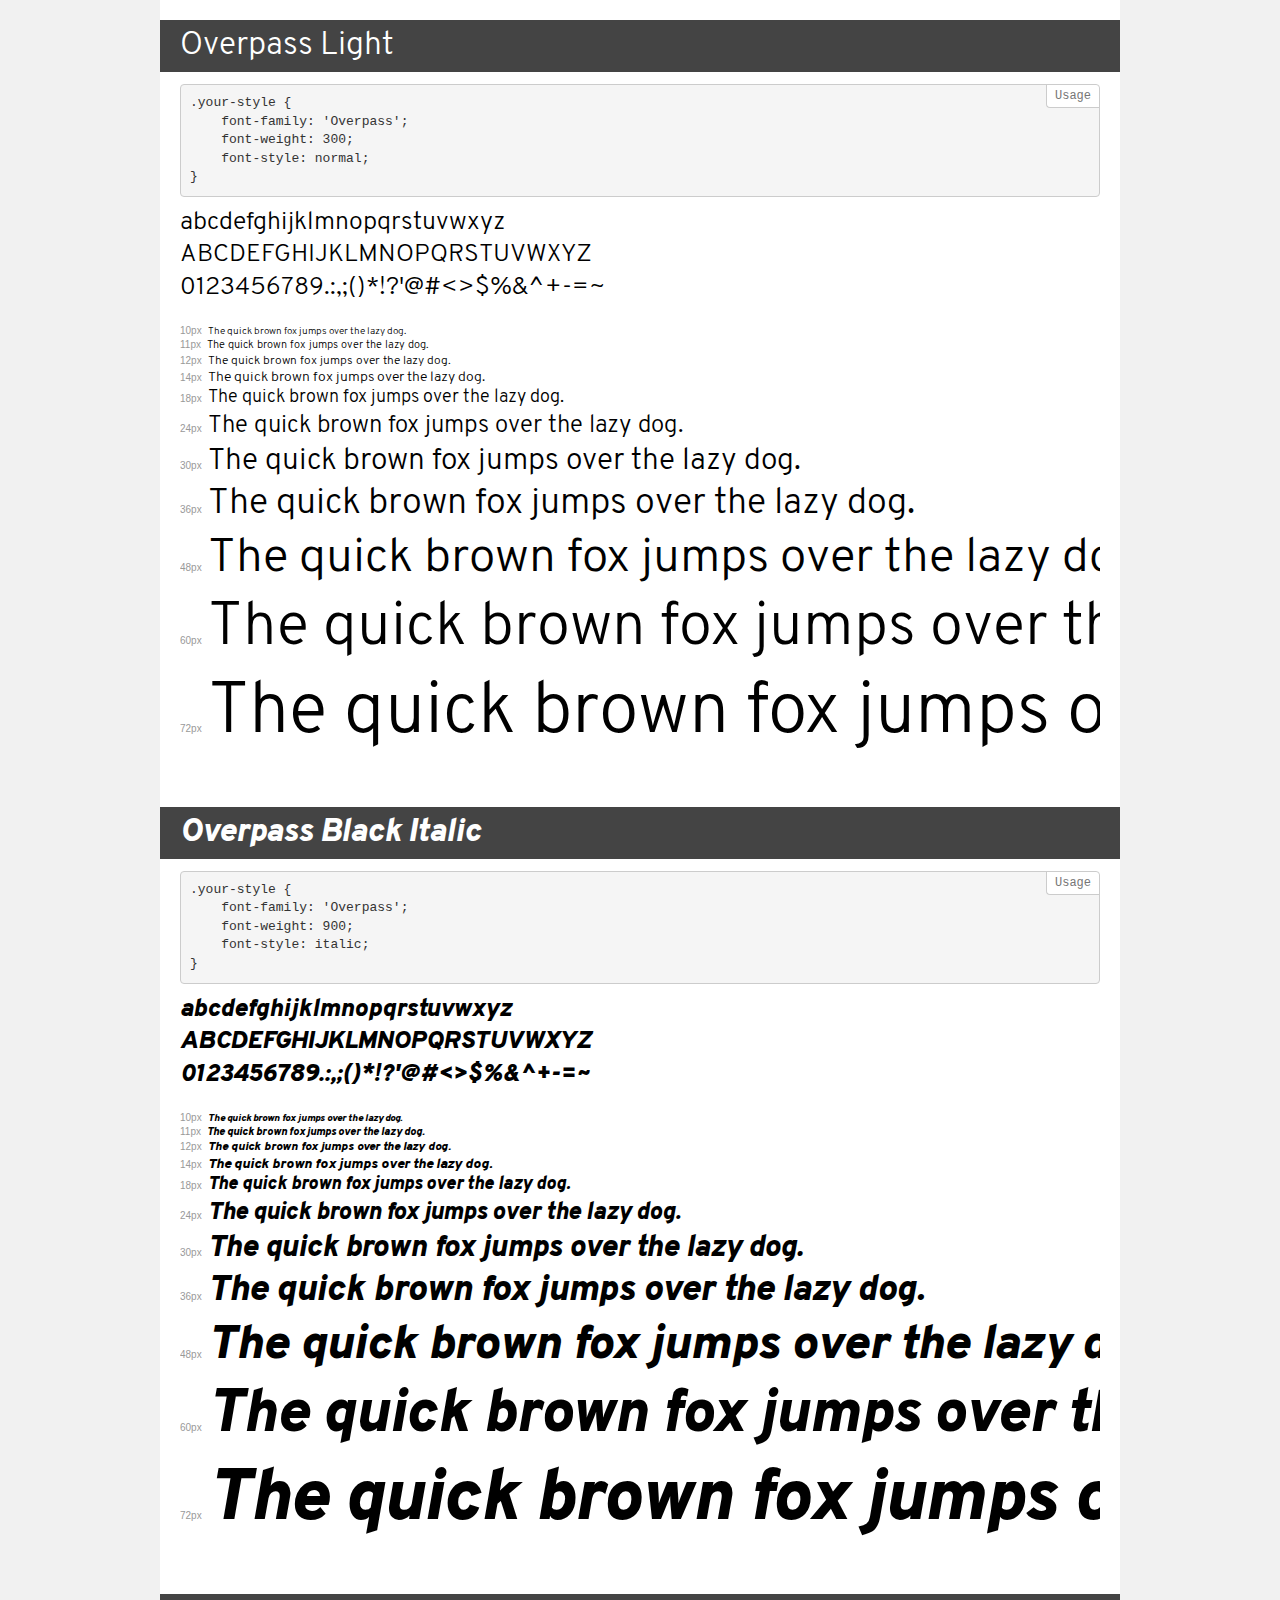
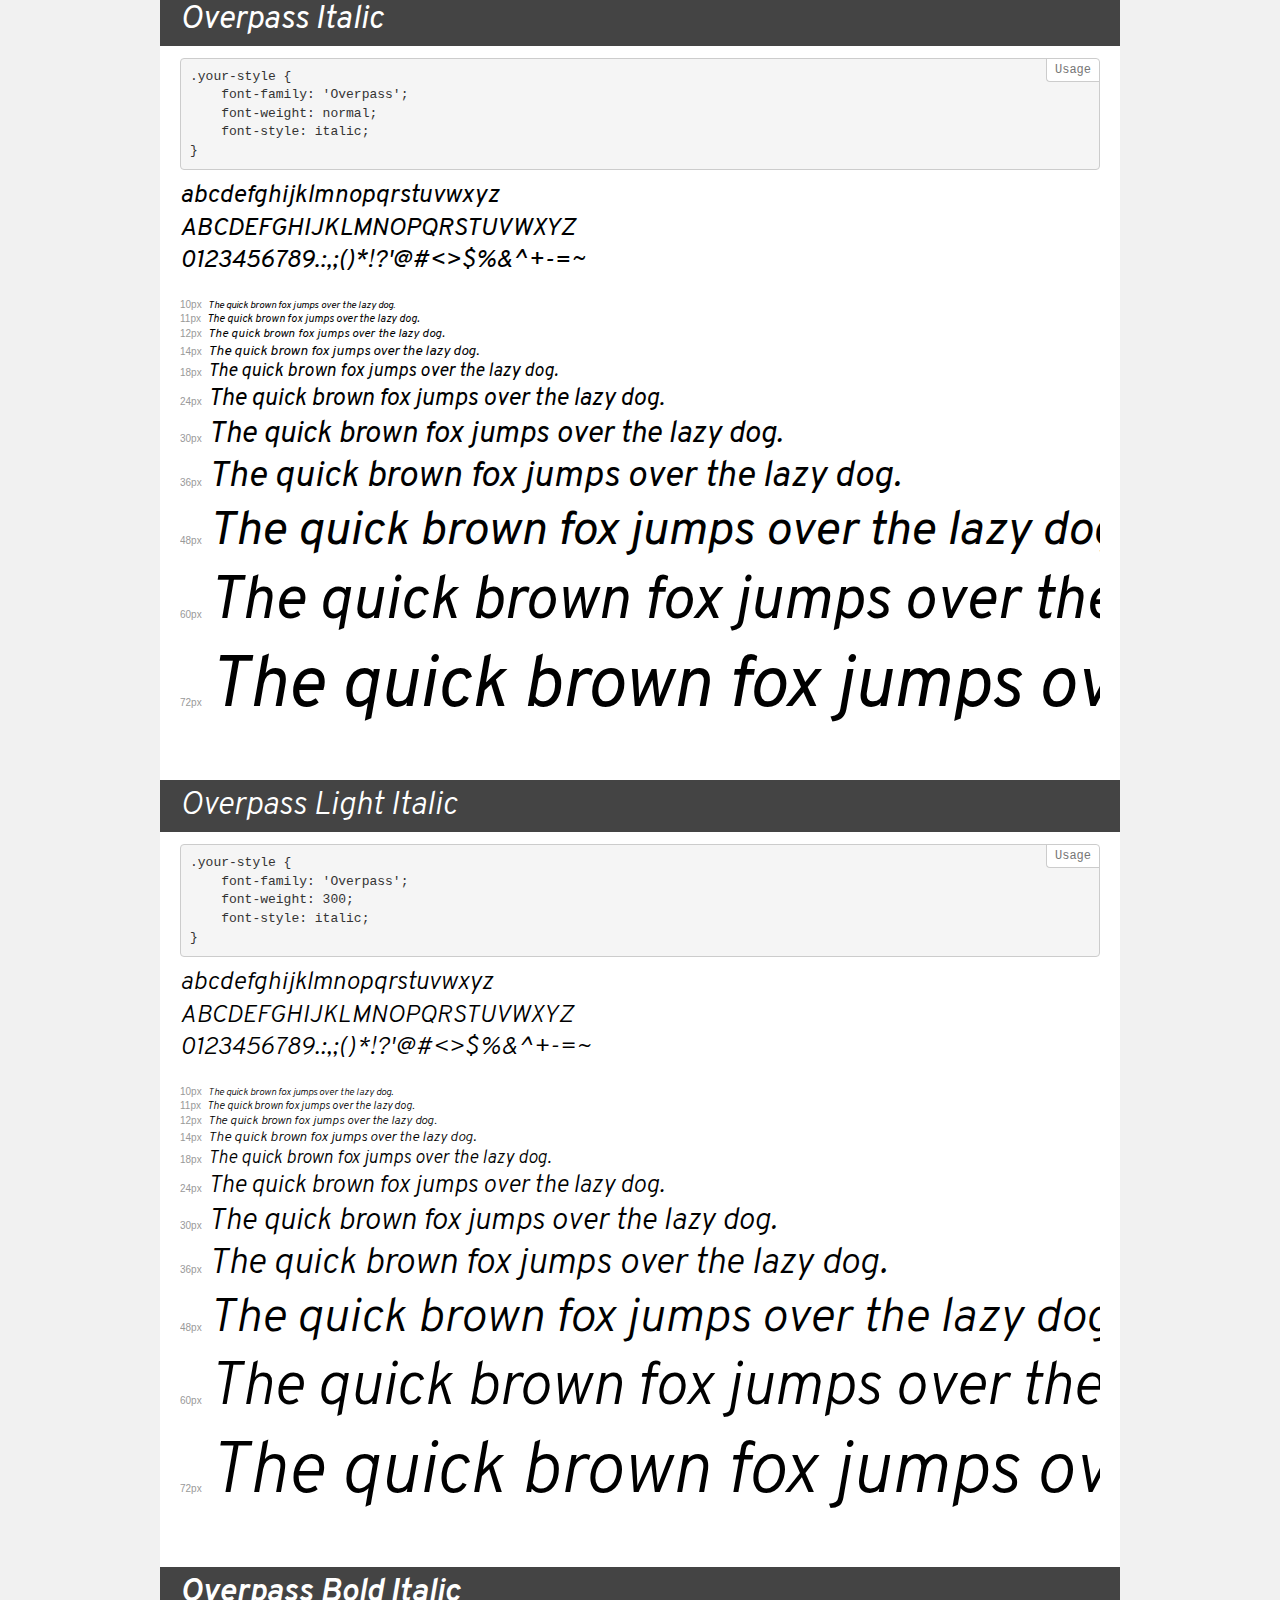
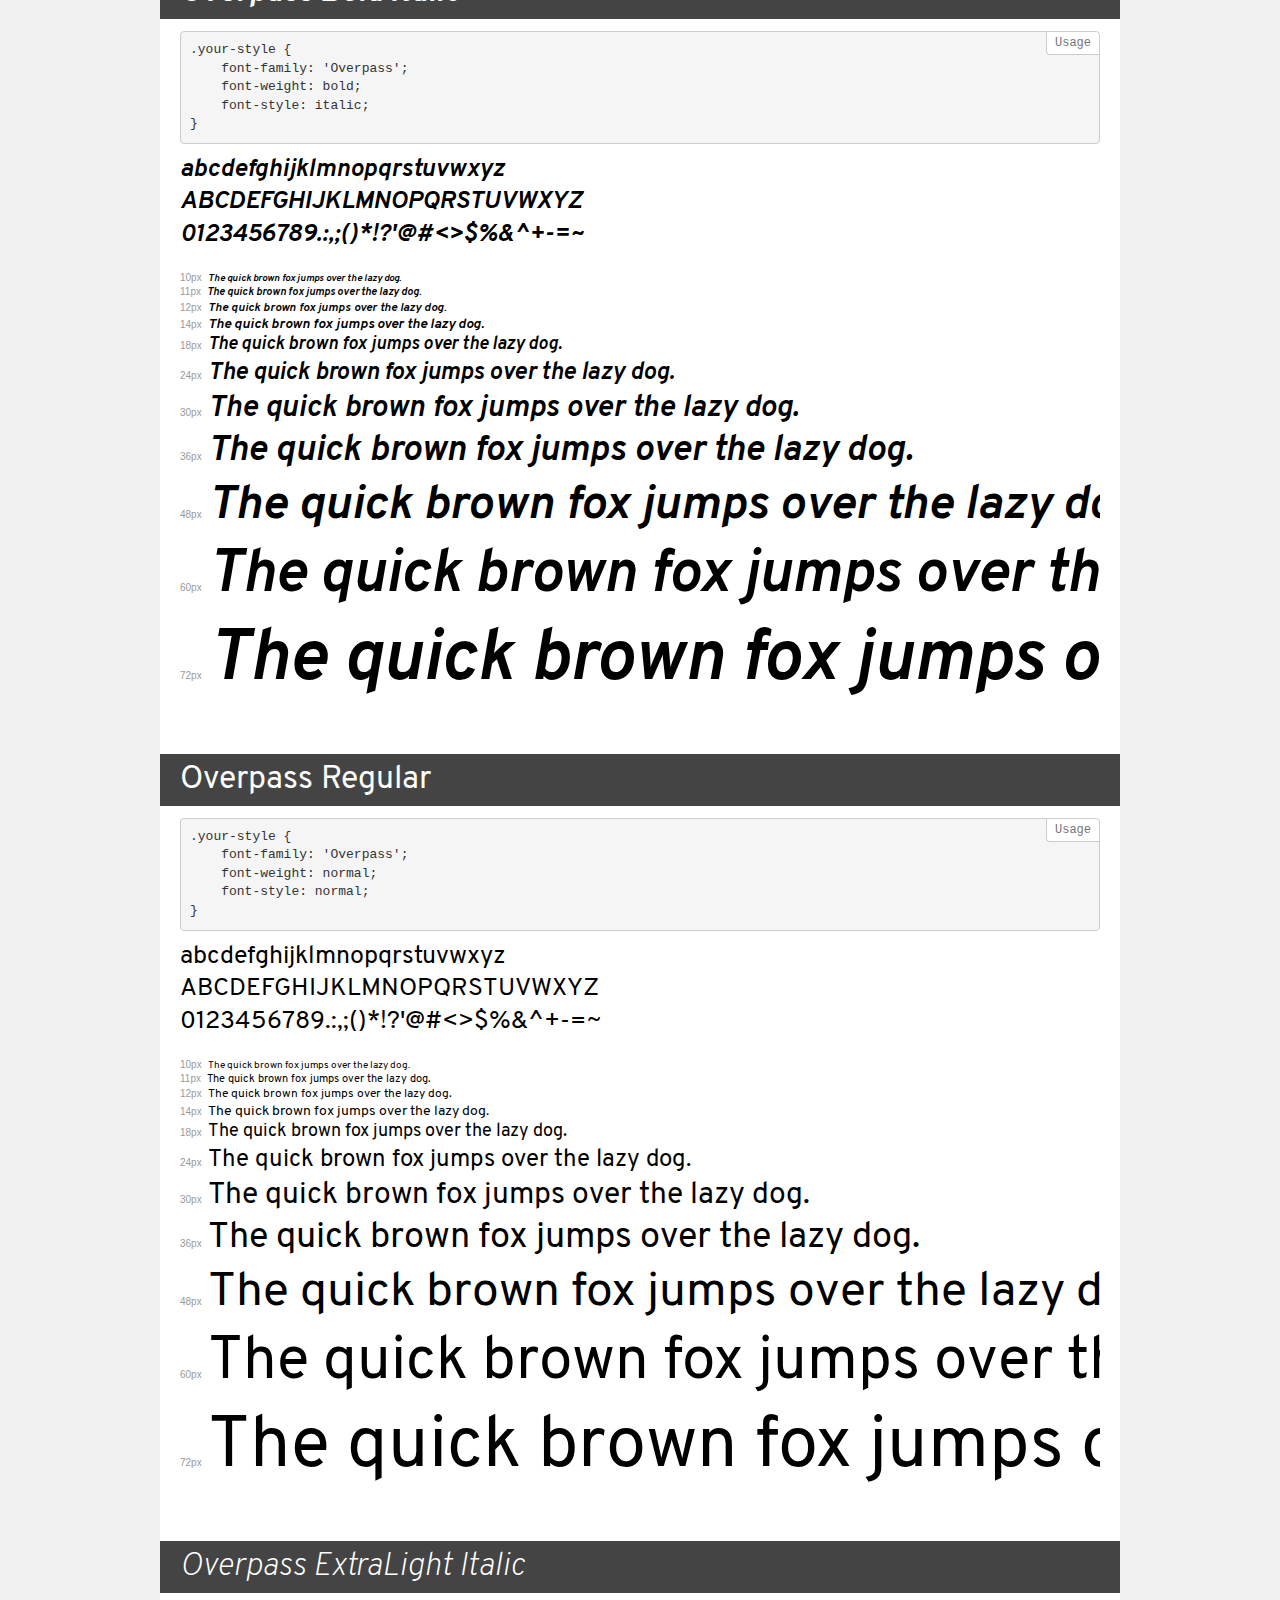
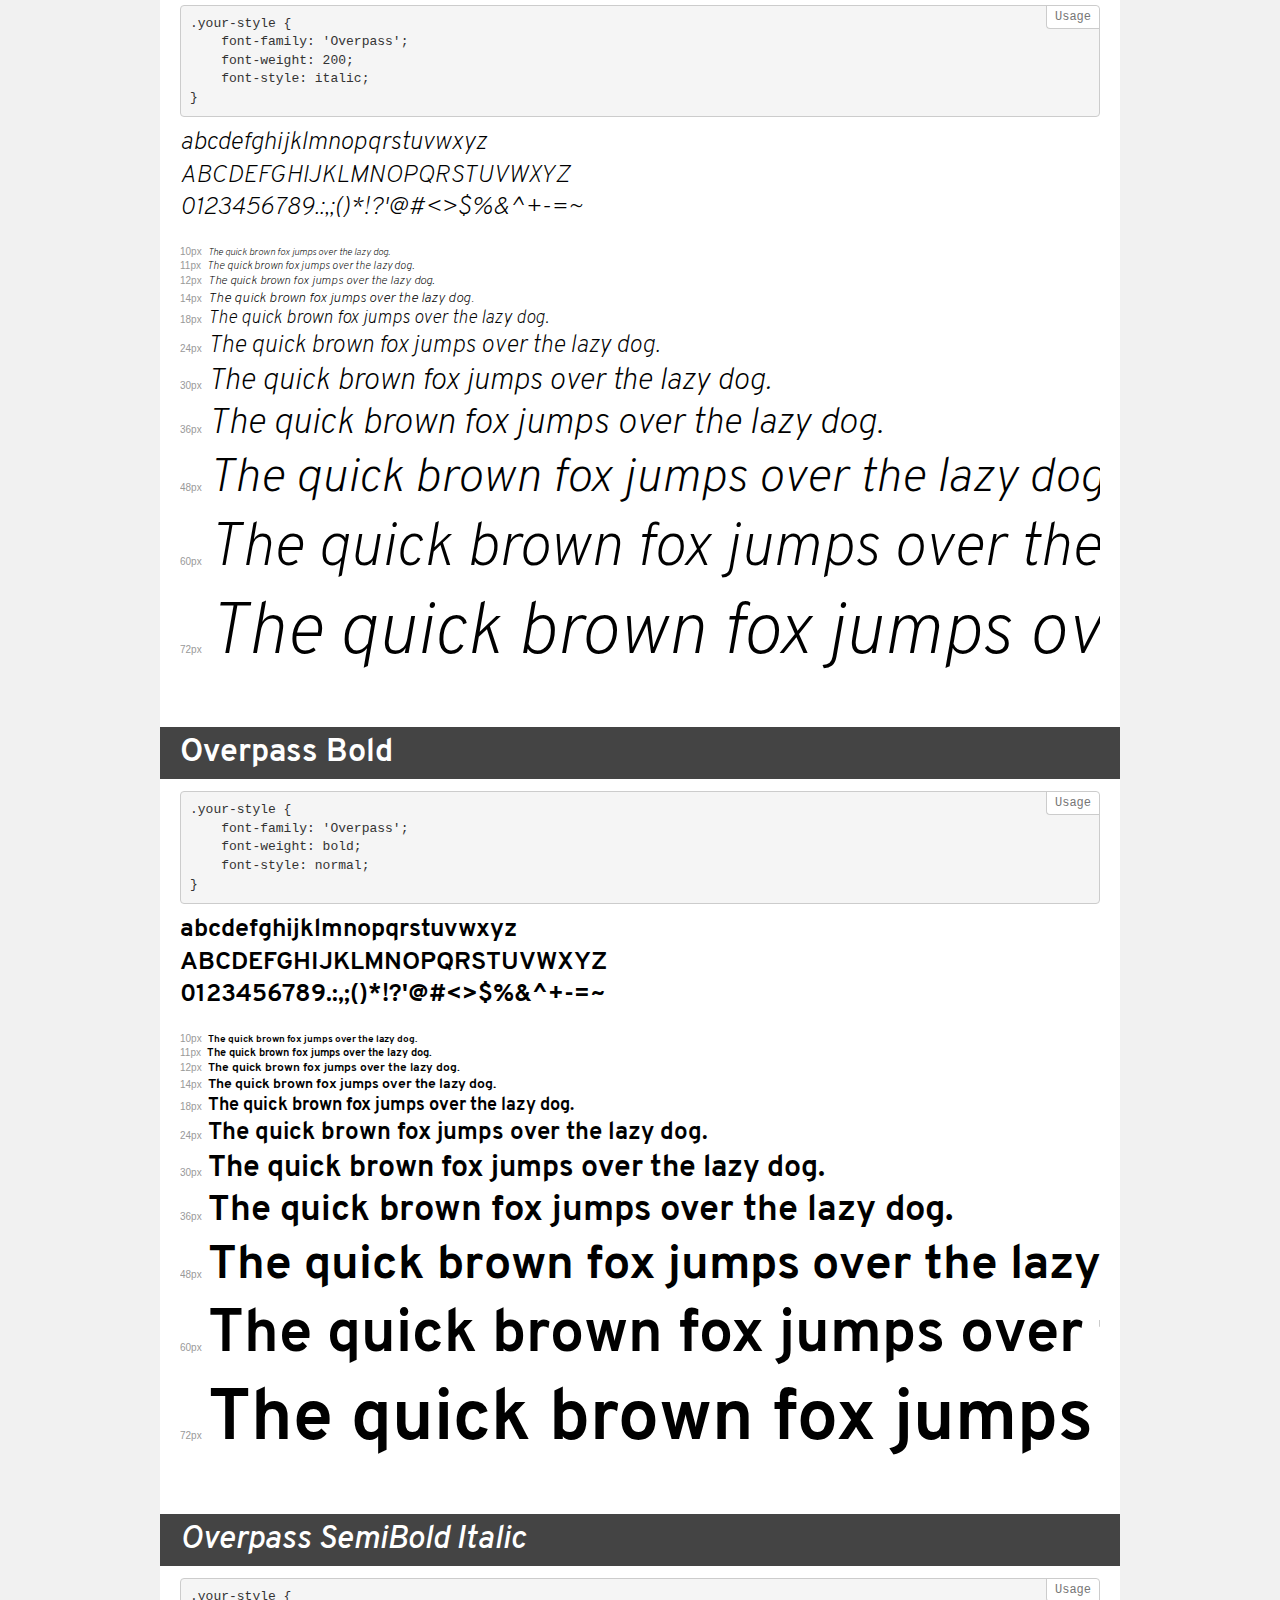
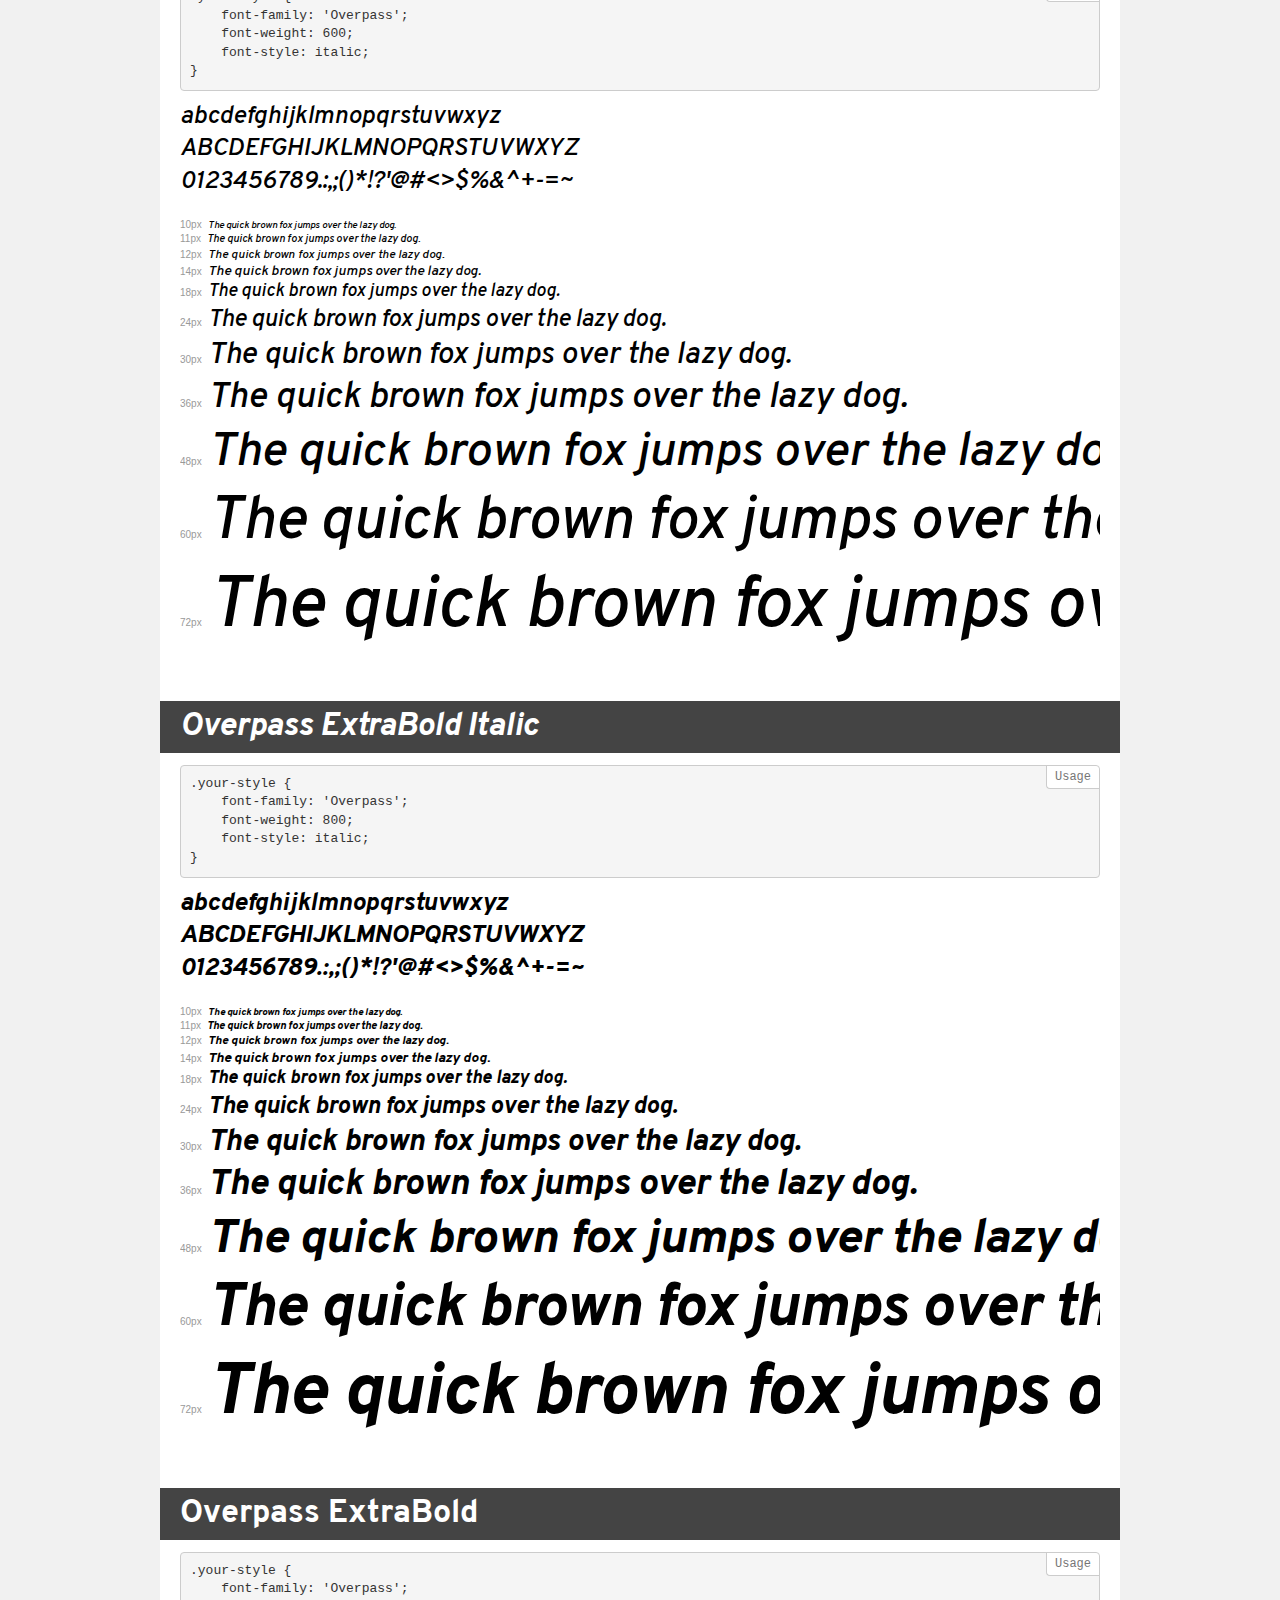
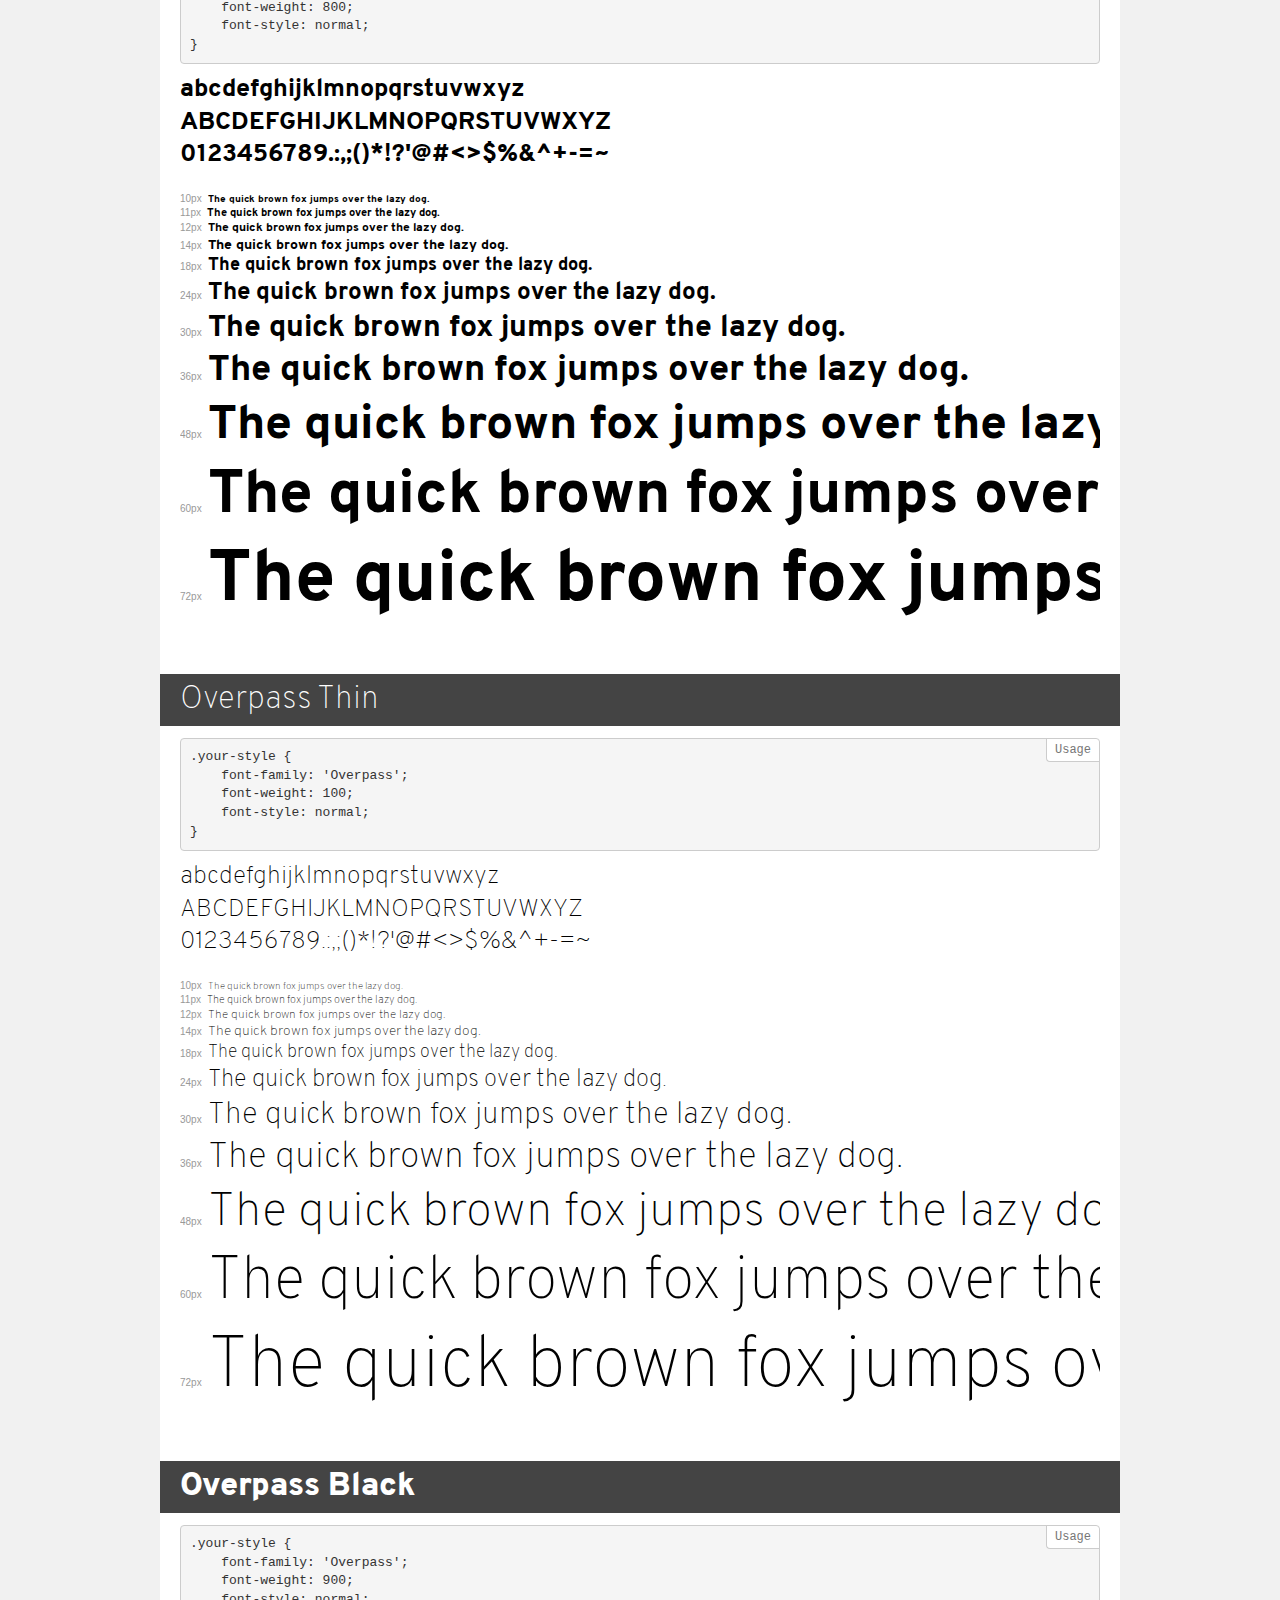
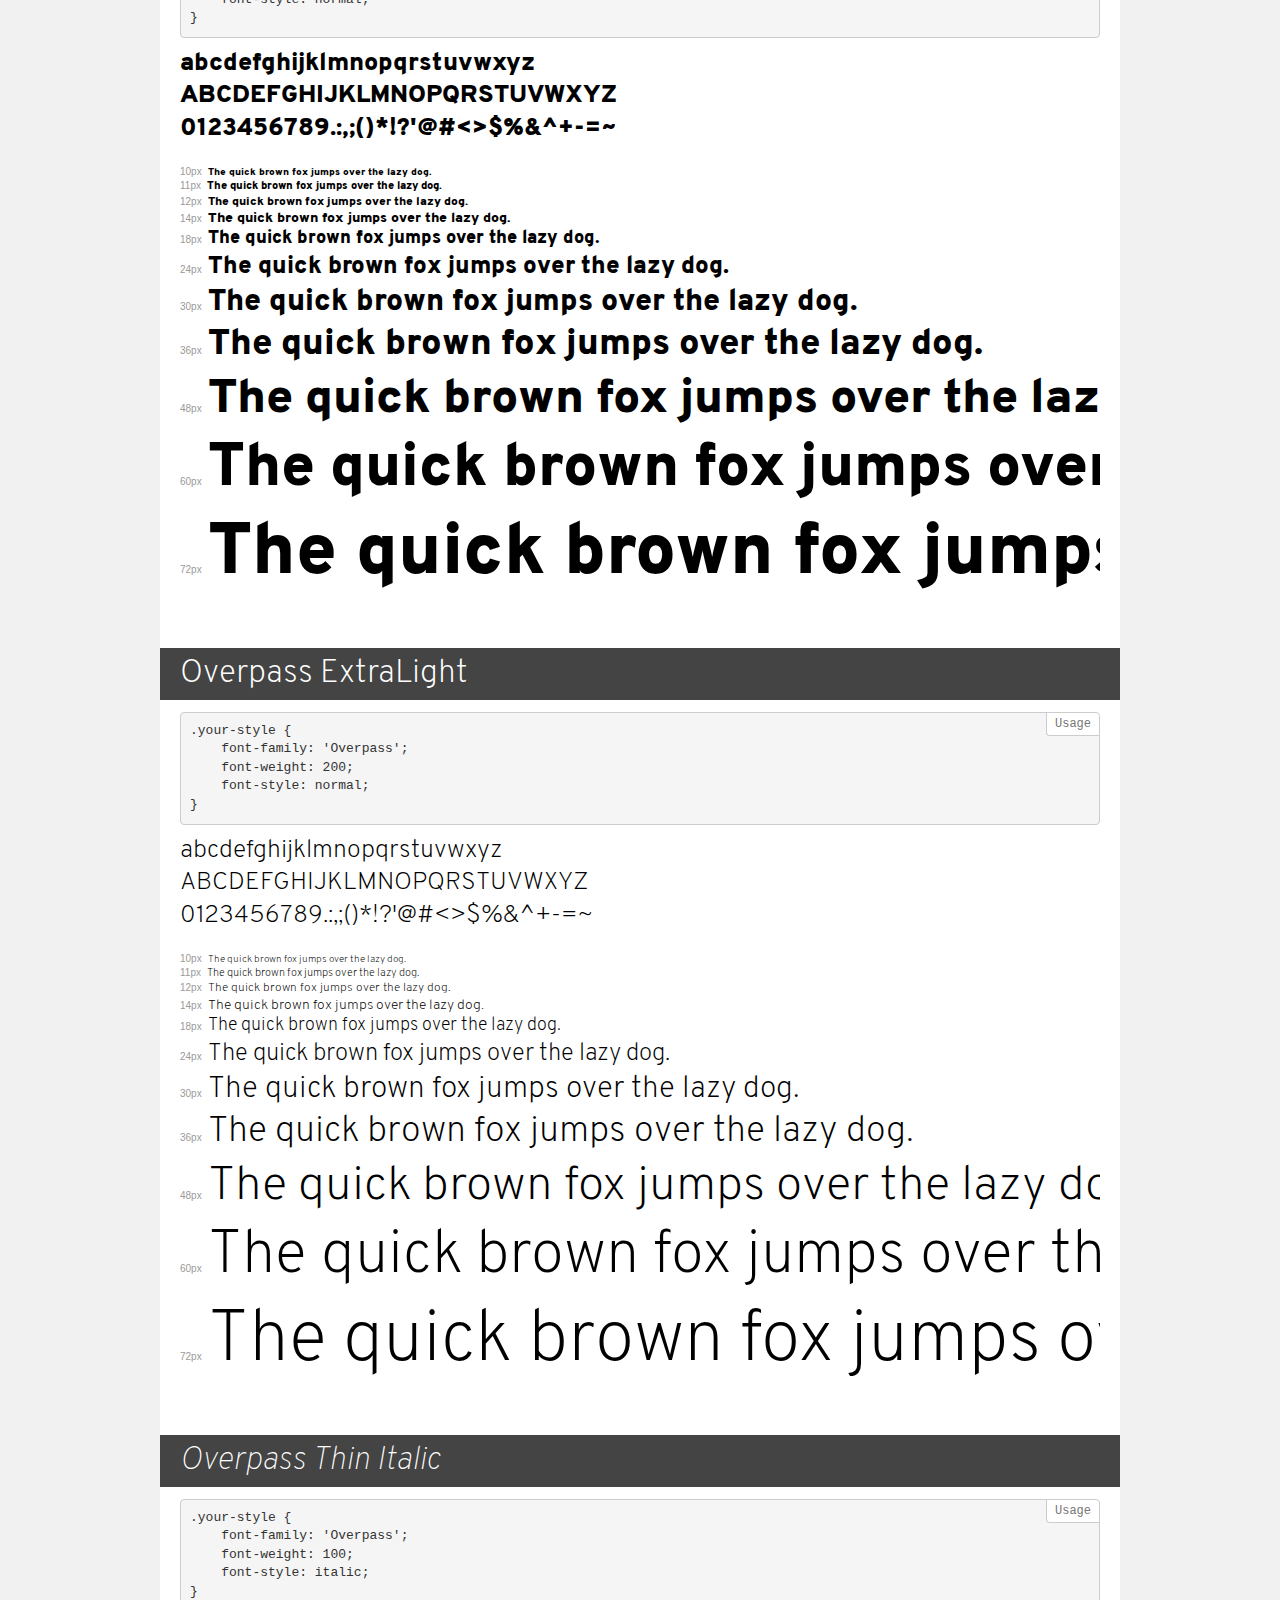
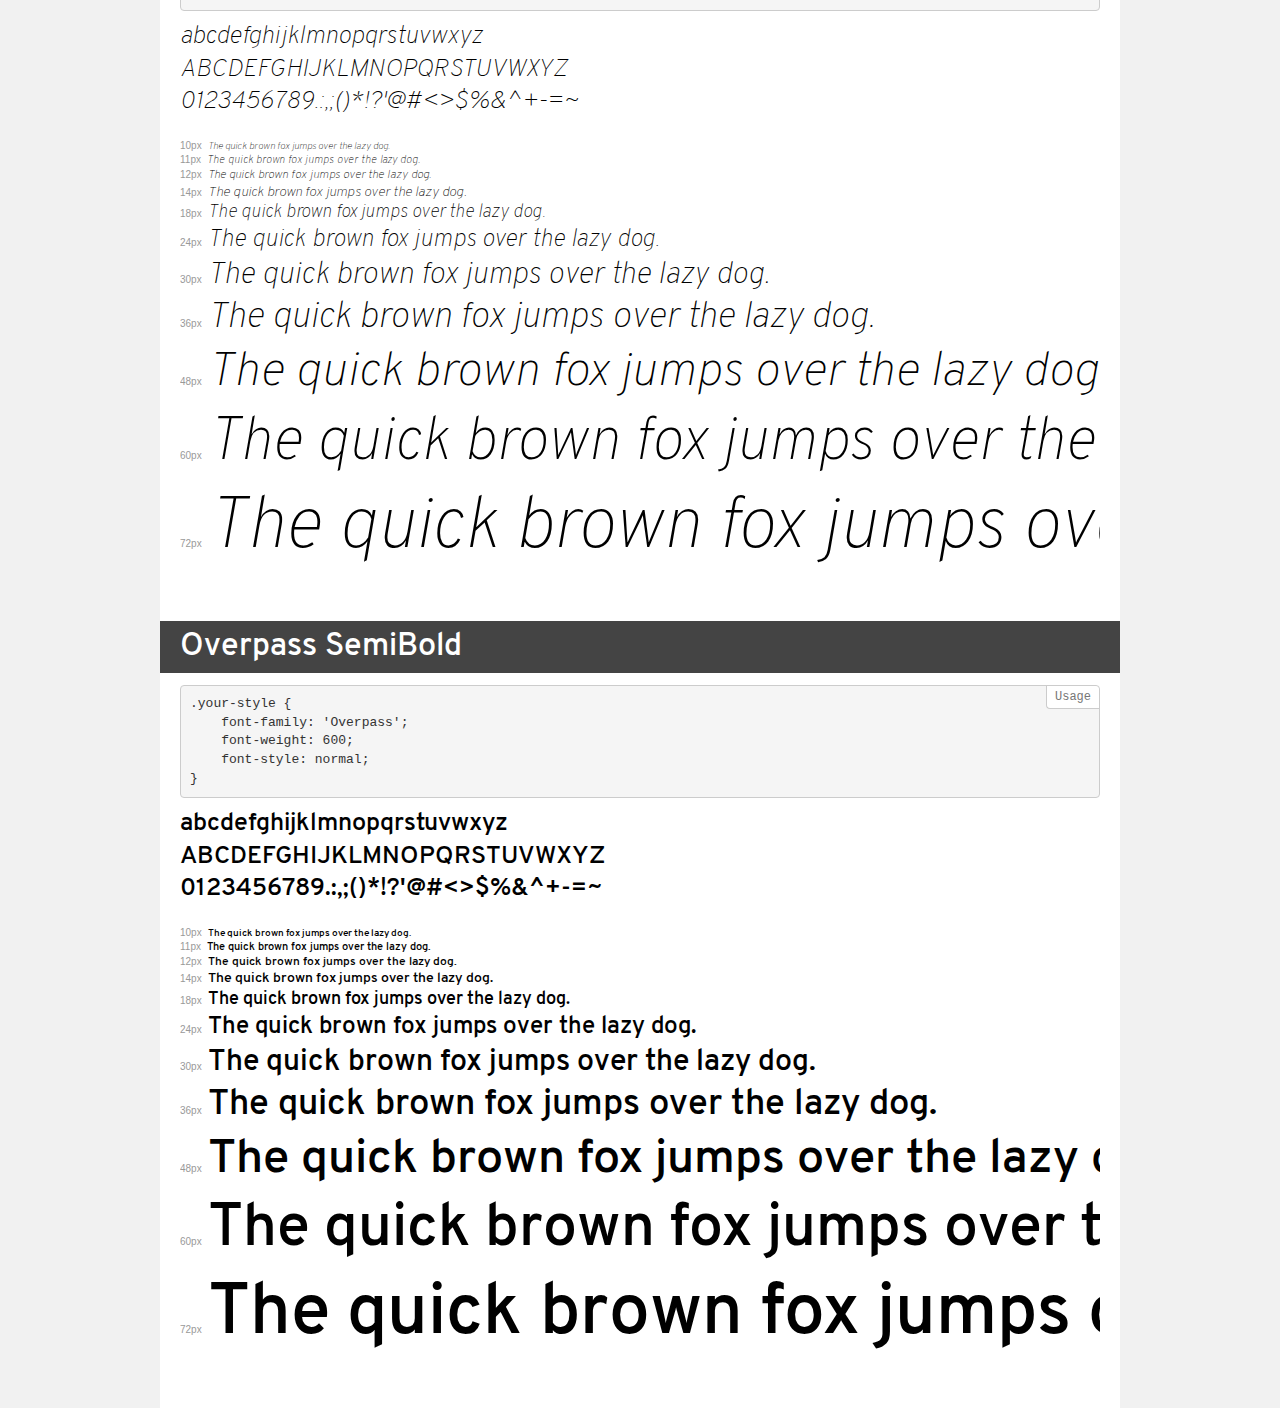
<file: assets/fonts/Overpass/demo.html>
<!DOCTYPE html>
<html>
<head>
    <meta charset="utf-8">
    <meta http-equiv="X-UA-Compatible" content="IE=edge">
    <meta name="viewport" content="width=device-width, initial-scale=1">
    <meta name="robots" content="noindex, noarchive">
    <meta name="format-detection" content="telephone=no">
    <title>Transfonter demo</title>
    <link href="stylesheet.css" rel="stylesheet">
    <style>
        /*
        http://meyerweb.com/eric/tools/css/reset/
        v2.0 | 20110126
        License: none (public domain)
        */
        html, body, div, span, applet, object, iframe,
        h1, h2, h3, h4, h5, h6, p, blockquote, pre,
        a, abbr, acronym, address, big, cite, code,
        del, dfn, em, img, ins, kbd, q, s, samp,
        small, strike, strong, sub, sup, tt, var,
        b, u, i, center,
        dl, dt, dd, ol, ul, li,
        fieldset, form, label, legend,
        table, caption, tbody, tfoot, thead, tr, th, td,
        article, aside, canvas, details, embed,
        figure, figcaption, footer, header, hgroup,
        menu, nav, output, ruby, section, summary,
        time, mark, audio, video {
            margin: 0;
            padding: 0;
            border: 0;
            font-size: 100%;
            font: inherit;
            vertical-align: baseline;
        }
        /* HTML5 display-role reset for older browsers */
        article, aside, details, figcaption, figure,
        footer, header, hgroup, menu, nav, section {
            display: block;
        }
        body {
            line-height: 1;
        }
        ol, ul {
            list-style: none;
        }
        blockquote, q {
            quotes: none;
        }
        blockquote:before, blockquote:after,
        q:before, q:after {
            content: '';
            content: none;
        }
        table {
            border-collapse: collapse;
            border-spacing: 0;
        }
        /* common styles */
        body {
            background: #f1f1f1;
            color: #000;
        }
        .page {
            background: #fff;
            width: 920px;
            margin: 0 auto;
            padding: 20px 20px 0 20px;
            overflow: hidden;
        }
        .font-container {
            overflow-x: auto;
            overflow-y: hidden;
            margin-bottom: 40px;
            line-height: 1.3;
            white-space: nowrap;
            padding-bottom: 5px;
        }
        h1 {
            position: relative;
            background: #444;
            font-size: 32px;
            color: #fff;
            padding: 10px 20px;
            margin: 0 -20px 12px -20px;
        }
        .letters {
            font-size: 25px;
            margin-bottom: 20px;
        }
        .s10:before {
            content: '10px';
        }
        .s11:before {
            content: '11px';
        }
        .s12:before {
            content: '12px';
        }
        .s14:before {
            content: '14px';
        }
        .s18:before {
            content: '18px';
        }
        .s24:before {
            content: '24px';
        }
        .s30:before {
            content: '30px';
        }
        .s36:before {
            content: '36px';
        }
        .s48:before {
            content: '48px';
        }
        .s60:before {
            content: '60px';
        }
        .s72:before {
            content: '72px';
        }
        .s10:before, .s11:before, .s12:before, .s14:before,
        .s18:before, .s24:before, .s30:before, .s36:before,
        .s48:before, .s60:before, .s72:before {
            font-family: Arial, sans-serif;
            font-size: 10px;
            font-weight: normal;
            font-style: normal;
            color: #999;
            padding-right: 6px;
        }
        pre {
            display: block;
            position: relative;
            padding: 9px;
            margin: 0 0 10px;
            font-family: Monaco, Menlo, Consolas, "Courier New", monospace !important;
            font-size: 13px;
            line-height: 1.428571429;
            color: #333;
            font-weight: normal !important;
            font-style: normal !important;
            background-color: #f5f5f5;
            border: 1px solid #ccc;
            overflow-x: auto;
            border-radius: 4px;
        }
        pre:after {
            display: block;
            position: absolute;
            right: 0;
            top: 0;
            content: 'Usage';
            line-height: 1;
            padding: 5px 8px;
            font-size: 12px;
            color: #767676;
            background-color: #fff;
            border: 1px solid #ccc;
            border-right: none;
            border-top: none;
            border-radius: 0 4px 0 4px;
            z-index: 10;
        }
        /* responsive */
        @media (max-width: 959px) {
            .page {
                width: auto;
                margin: 0;
            }
        }
    </style>
</head>
<body>
<div class="page">
    <div class="demo" style="font-family: 'Overpass'; font-weight: 300; font-style: normal;">
        <h1>Overpass Light</h1>
        <pre>.your-style {
    font-family: 'Overpass';
    font-weight: 300;
    font-style: normal;
}</pre>
        <div class="font-container">
            <p class="letters">
                abcdefghijklmnopqrstuvwxyz<br>
ABCDEFGHIJKLMNOPQRSTUVWXYZ<br>
                0123456789.:,;()*!?'@#<>$%&^+-=~
            </p>
            <p class="s10" style="font-size: 10px;">The quick brown fox jumps over the lazy dog.</p>
            <p class="s11" style="font-size: 11px;">The quick brown fox jumps over the lazy dog.</p>
            <p class="s12" style="font-size: 12px;">The quick brown fox jumps over the lazy dog.</p>
            <p class="s14" style="font-size: 14px;">The quick brown fox jumps over the lazy dog.</p>
            <p class="s18" style="font-size: 18px;">The quick brown fox jumps over the lazy dog.</p>
            <p class="s24" style="font-size: 24px;">The quick brown fox jumps over the lazy dog.</p>
            <p class="s30" style="font-size: 30px;">The quick brown fox jumps over the lazy dog.</p>
            <p class="s36" style="font-size: 36px;">The quick brown fox jumps over the lazy dog.</p>
            <p class="s48" style="font-size: 48px;">The quick brown fox jumps over the lazy dog.</p>
            <p class="s60" style="font-size: 60px;">The quick brown fox jumps over the lazy dog.</p>
            <p class="s72" style="font-size: 72px;">The quick brown fox jumps over the lazy dog.</p>
        </div>
    </div>
    <div class="demo" style="font-family: 'Overpass'; font-weight: 900; font-style: italic;">
        <h1>Overpass Black Italic</h1>
        <pre>.your-style {
    font-family: 'Overpass';
    font-weight: 900;
    font-style: italic;
}</pre>
        <div class="font-container">
            <p class="letters">
                abcdefghijklmnopqrstuvwxyz<br>
ABCDEFGHIJKLMNOPQRSTUVWXYZ<br>
                0123456789.:,;()*!?'@#<>$%&^+-=~
            </p>
            <p class="s10" style="font-size: 10px;">The quick brown fox jumps over the lazy dog.</p>
            <p class="s11" style="font-size: 11px;">The quick brown fox jumps over the lazy dog.</p>
            <p class="s12" style="font-size: 12px;">The quick brown fox jumps over the lazy dog.</p>
            <p class="s14" style="font-size: 14px;">The quick brown fox jumps over the lazy dog.</p>
            <p class="s18" style="font-size: 18px;">The quick brown fox jumps over the lazy dog.</p>
            <p class="s24" style="font-size: 24px;">The quick brown fox jumps over the lazy dog.</p>
            <p class="s30" style="font-size: 30px;">The quick brown fox jumps over the lazy dog.</p>
            <p class="s36" style="font-size: 36px;">The quick brown fox jumps over the lazy dog.</p>
            <p class="s48" style="font-size: 48px;">The quick brown fox jumps over the lazy dog.</p>
            <p class="s60" style="font-size: 60px;">The quick brown fox jumps over the lazy dog.</p>
            <p class="s72" style="font-size: 72px;">The quick brown fox jumps over the lazy dog.</p>
        </div>
    </div>
    <div class="demo" style="font-family: 'Overpass'; font-weight: normal; font-style: italic;">
        <h1>Overpass Italic</h1>
        <pre>.your-style {
    font-family: 'Overpass';
    font-weight: normal;
    font-style: italic;
}</pre>
        <div class="font-container">
            <p class="letters">
                abcdefghijklmnopqrstuvwxyz<br>
ABCDEFGHIJKLMNOPQRSTUVWXYZ<br>
                0123456789.:,;()*!?'@#<>$%&^+-=~
            </p>
            <p class="s10" style="font-size: 10px;">The quick brown fox jumps over the lazy dog.</p>
            <p class="s11" style="font-size: 11px;">The quick brown fox jumps over the lazy dog.</p>
            <p class="s12" style="font-size: 12px;">The quick brown fox jumps over the lazy dog.</p>
            <p class="s14" style="font-size: 14px;">The quick brown fox jumps over the lazy dog.</p>
            <p class="s18" style="font-size: 18px;">The quick brown fox jumps over the lazy dog.</p>
            <p class="s24" style="font-size: 24px;">The quick brown fox jumps over the lazy dog.</p>
            <p class="s30" style="font-size: 30px;">The quick brown fox jumps over the lazy dog.</p>
            <p class="s36" style="font-size: 36px;">The quick brown fox jumps over the lazy dog.</p>
            <p class="s48" style="font-size: 48px;">The quick brown fox jumps over the lazy dog.</p>
            <p class="s60" style="font-size: 60px;">The quick brown fox jumps over the lazy dog.</p>
            <p class="s72" style="font-size: 72px;">The quick brown fox jumps over the lazy dog.</p>
        </div>
    </div>
    <div class="demo" style="font-family: 'Overpass'; font-weight: 300; font-style: italic;">
        <h1>Overpass Light Italic</h1>
        <pre>.your-style {
    font-family: 'Overpass';
    font-weight: 300;
    font-style: italic;
}</pre>
        <div class="font-container">
            <p class="letters">
                abcdefghijklmnopqrstuvwxyz<br>
ABCDEFGHIJKLMNOPQRSTUVWXYZ<br>
                0123456789.:,;()*!?'@#<>$%&^+-=~
            </p>
            <p class="s10" style="font-size: 10px;">The quick brown fox jumps over the lazy dog.</p>
            <p class="s11" style="font-size: 11px;">The quick brown fox jumps over the lazy dog.</p>
            <p class="s12" style="font-size: 12px;">The quick brown fox jumps over the lazy dog.</p>
            <p class="s14" style="font-size: 14px;">The quick brown fox jumps over the lazy dog.</p>
            <p class="s18" style="font-size: 18px;">The quick brown fox jumps over the lazy dog.</p>
            <p class="s24" style="font-size: 24px;">The quick brown fox jumps over the lazy dog.</p>
            <p class="s30" style="font-size: 30px;">The quick brown fox jumps over the lazy dog.</p>
            <p class="s36" style="font-size: 36px;">The quick brown fox jumps over the lazy dog.</p>
            <p class="s48" style="font-size: 48px;">The quick brown fox jumps over the lazy dog.</p>
            <p class="s60" style="font-size: 60px;">The quick brown fox jumps over the lazy dog.</p>
            <p class="s72" style="font-size: 72px;">The quick brown fox jumps over the lazy dog.</p>
        </div>
    </div>
    <div class="demo" style="font-family: 'Overpass'; font-weight: bold; font-style: italic;">
        <h1>Overpass Bold Italic</h1>
        <pre>.your-style {
    font-family: 'Overpass';
    font-weight: bold;
    font-style: italic;
}</pre>
        <div class="font-container">
            <p class="letters">
                abcdefghijklmnopqrstuvwxyz<br>
ABCDEFGHIJKLMNOPQRSTUVWXYZ<br>
                0123456789.:,;()*!?'@#<>$%&^+-=~
            </p>
            <p class="s10" style="font-size: 10px;">The quick brown fox jumps over the lazy dog.</p>
            <p class="s11" style="font-size: 11px;">The quick brown fox jumps over the lazy dog.</p>
            <p class="s12" style="font-size: 12px;">The quick brown fox jumps over the lazy dog.</p>
            <p class="s14" style="font-size: 14px;">The quick brown fox jumps over the lazy dog.</p>
            <p class="s18" style="font-size: 18px;">The quick brown fox jumps over the lazy dog.</p>
            <p class="s24" style="font-size: 24px;">The quick brown fox jumps over the lazy dog.</p>
            <p class="s30" style="font-size: 30px;">The quick brown fox jumps over the lazy dog.</p>
            <p class="s36" style="font-size: 36px;">The quick brown fox jumps over the lazy dog.</p>
            <p class="s48" style="font-size: 48px;">The quick brown fox jumps over the lazy dog.</p>
            <p class="s60" style="font-size: 60px;">The quick brown fox jumps over the lazy dog.</p>
            <p class="s72" style="font-size: 72px;">The quick brown fox jumps over the lazy dog.</p>
        </div>
    </div>
    <div class="demo" style="font-family: 'Overpass'; font-weight: normal; font-style: normal;">
        <h1>Overpass Regular</h1>
        <pre>.your-style {
    font-family: 'Overpass';
    font-weight: normal;
    font-style: normal;
}</pre>
        <div class="font-container">
            <p class="letters">
                abcdefghijklmnopqrstuvwxyz<br>
ABCDEFGHIJKLMNOPQRSTUVWXYZ<br>
                0123456789.:,;()*!?'@#<>$%&^+-=~
            </p>
            <p class="s10" style="font-size: 10px;">The quick brown fox jumps over the lazy dog.</p>
            <p class="s11" style="font-size: 11px;">The quick brown fox jumps over the lazy dog.</p>
            <p class="s12" style="font-size: 12px;">The quick brown fox jumps over the lazy dog.</p>
            <p class="s14" style="font-size: 14px;">The quick brown fox jumps over the lazy dog.</p>
            <p class="s18" style="font-size: 18px;">The quick brown fox jumps over the lazy dog.</p>
            <p class="s24" style="font-size: 24px;">The quick brown fox jumps over the lazy dog.</p>
            <p class="s30" style="font-size: 30px;">The quick brown fox jumps over the lazy dog.</p>
            <p class="s36" style="font-size: 36px;">The quick brown fox jumps over the lazy dog.</p>
            <p class="s48" style="font-size: 48px;">The quick brown fox jumps over the lazy dog.</p>
            <p class="s60" style="font-size: 60px;">The quick brown fox jumps over the lazy dog.</p>
            <p class="s72" style="font-size: 72px;">The quick brown fox jumps over the lazy dog.</p>
        </div>
    </div>
    <div class="demo" style="font-family: 'Overpass'; font-weight: 200; font-style: italic;">
        <h1>Overpass ExtraLight Italic</h1>
        <pre>.your-style {
    font-family: 'Overpass';
    font-weight: 200;
    font-style: italic;
}</pre>
        <div class="font-container">
            <p class="letters">
                abcdefghijklmnopqrstuvwxyz<br>
ABCDEFGHIJKLMNOPQRSTUVWXYZ<br>
                0123456789.:,;()*!?'@#<>$%&^+-=~
            </p>
            <p class="s10" style="font-size: 10px;">The quick brown fox jumps over the lazy dog.</p>
            <p class="s11" style="font-size: 11px;">The quick brown fox jumps over the lazy dog.</p>
            <p class="s12" style="font-size: 12px;">The quick brown fox jumps over the lazy dog.</p>
            <p class="s14" style="font-size: 14px;">The quick brown fox jumps over the lazy dog.</p>
            <p class="s18" style="font-size: 18px;">The quick brown fox jumps over the lazy dog.</p>
            <p class="s24" style="font-size: 24px;">The quick brown fox jumps over the lazy dog.</p>
            <p class="s30" style="font-size: 30px;">The quick brown fox jumps over the lazy dog.</p>
            <p class="s36" style="font-size: 36px;">The quick brown fox jumps over the lazy dog.</p>
            <p class="s48" style="font-size: 48px;">The quick brown fox jumps over the lazy dog.</p>
            <p class="s60" style="font-size: 60px;">The quick brown fox jumps over the lazy dog.</p>
            <p class="s72" style="font-size: 72px;">The quick brown fox jumps over the lazy dog.</p>
        </div>
    </div>
    <div class="demo" style="font-family: 'Overpass'; font-weight: bold; font-style: normal;">
        <h1>Overpass Bold</h1>
        <pre>.your-style {
    font-family: 'Overpass';
    font-weight: bold;
    font-style: normal;
}</pre>
        <div class="font-container">
            <p class="letters">
                abcdefghijklmnopqrstuvwxyz<br>
ABCDEFGHIJKLMNOPQRSTUVWXYZ<br>
                0123456789.:,;()*!?'@#<>$%&^+-=~
            </p>
            <p class="s10" style="font-size: 10px;">The quick brown fox jumps over the lazy dog.</p>
            <p class="s11" style="font-size: 11px;">The quick brown fox jumps over the lazy dog.</p>
            <p class="s12" style="font-size: 12px;">The quick brown fox jumps over the lazy dog.</p>
            <p class="s14" style="font-size: 14px;">The quick brown fox jumps over the lazy dog.</p>
            <p class="s18" style="font-size: 18px;">The quick brown fox jumps over the lazy dog.</p>
            <p class="s24" style="font-size: 24px;">The quick brown fox jumps over the lazy dog.</p>
            <p class="s30" style="font-size: 30px;">The quick brown fox jumps over the lazy dog.</p>
            <p class="s36" style="font-size: 36px;">The quick brown fox jumps over the lazy dog.</p>
            <p class="s48" style="font-size: 48px;">The quick brown fox jumps over the lazy dog.</p>
            <p class="s60" style="font-size: 60px;">The quick brown fox jumps over the lazy dog.</p>
            <p class="s72" style="font-size: 72px;">The quick brown fox jumps over the lazy dog.</p>
        </div>
    </div>
    <div class="demo" style="font-family: 'Overpass'; font-weight: 600; font-style: italic;">
        <h1>Overpass SemiBold Italic</h1>
        <pre>.your-style {
    font-family: 'Overpass';
    font-weight: 600;
    font-style: italic;
}</pre>
        <div class="font-container">
            <p class="letters">
                abcdefghijklmnopqrstuvwxyz<br>
ABCDEFGHIJKLMNOPQRSTUVWXYZ<br>
                0123456789.:,;()*!?'@#<>$%&^+-=~
            </p>
            <p class="s10" style="font-size: 10px;">The quick brown fox jumps over the lazy dog.</p>
            <p class="s11" style="font-size: 11px;">The quick brown fox jumps over the lazy dog.</p>
            <p class="s12" style="font-size: 12px;">The quick brown fox jumps over the lazy dog.</p>
            <p class="s14" style="font-size: 14px;">The quick brown fox jumps over the lazy dog.</p>
            <p class="s18" style="font-size: 18px;">The quick brown fox jumps over the lazy dog.</p>
            <p class="s24" style="font-size: 24px;">The quick brown fox jumps over the lazy dog.</p>
            <p class="s30" style="font-size: 30px;">The quick brown fox jumps over the lazy dog.</p>
            <p class="s36" style="font-size: 36px;">The quick brown fox jumps over the lazy dog.</p>
            <p class="s48" style="font-size: 48px;">The quick brown fox jumps over the lazy dog.</p>
            <p class="s60" style="font-size: 60px;">The quick brown fox jumps over the lazy dog.</p>
            <p class="s72" style="font-size: 72px;">The quick brown fox jumps over the lazy dog.</p>
        </div>
    </div>
    <div class="demo" style="font-family: 'Overpass'; font-weight: 800; font-style: italic;">
        <h1>Overpass ExtraBold Italic</h1>
        <pre>.your-style {
    font-family: 'Overpass';
    font-weight: 800;
    font-style: italic;
}</pre>
        <div class="font-container">
            <p class="letters">
                abcdefghijklmnopqrstuvwxyz<br>
ABCDEFGHIJKLMNOPQRSTUVWXYZ<br>
                0123456789.:,;()*!?'@#<>$%&^+-=~
            </p>
            <p class="s10" style="font-size: 10px;">The quick brown fox jumps over the lazy dog.</p>
            <p class="s11" style="font-size: 11px;">The quick brown fox jumps over the lazy dog.</p>
            <p class="s12" style="font-size: 12px;">The quick brown fox jumps over the lazy dog.</p>
            <p class="s14" style="font-size: 14px;">The quick brown fox jumps over the lazy dog.</p>
            <p class="s18" style="font-size: 18px;">The quick brown fox jumps over the lazy dog.</p>
            <p class="s24" style="font-size: 24px;">The quick brown fox jumps over the lazy dog.</p>
            <p class="s30" style="font-size: 30px;">The quick brown fox jumps over the lazy dog.</p>
            <p class="s36" style="font-size: 36px;">The quick brown fox jumps over the lazy dog.</p>
            <p class="s48" style="font-size: 48px;">The quick brown fox jumps over the lazy dog.</p>
            <p class="s60" style="font-size: 60px;">The quick brown fox jumps over the lazy dog.</p>
            <p class="s72" style="font-size: 72px;">The quick brown fox jumps over the lazy dog.</p>
        </div>
    </div>
    <div class="demo" style="font-family: 'Overpass'; font-weight: 800; font-style: normal;">
        <h1>Overpass ExtraBold</h1>
        <pre>.your-style {
    font-family: 'Overpass';
    font-weight: 800;
    font-style: normal;
}</pre>
        <div class="font-container">
            <p class="letters">
                abcdefghijklmnopqrstuvwxyz<br>
ABCDEFGHIJKLMNOPQRSTUVWXYZ<br>
                0123456789.:,;()*!?'@#<>$%&^+-=~
            </p>
            <p class="s10" style="font-size: 10px;">The quick brown fox jumps over the lazy dog.</p>
            <p class="s11" style="font-size: 11px;">The quick brown fox jumps over the lazy dog.</p>
            <p class="s12" style="font-size: 12px;">The quick brown fox jumps over the lazy dog.</p>
            <p class="s14" style="font-size: 14px;">The quick brown fox jumps over the lazy dog.</p>
            <p class="s18" style="font-size: 18px;">The quick brown fox jumps over the lazy dog.</p>
            <p class="s24" style="font-size: 24px;">The quick brown fox jumps over the lazy dog.</p>
            <p class="s30" style="font-size: 30px;">The quick brown fox jumps over the lazy dog.</p>
            <p class="s36" style="font-size: 36px;">The quick brown fox jumps over the lazy dog.</p>
            <p class="s48" style="font-size: 48px;">The quick brown fox jumps over the lazy dog.</p>
            <p class="s60" style="font-size: 60px;">The quick brown fox jumps over the lazy dog.</p>
            <p class="s72" style="font-size: 72px;">The quick brown fox jumps over the lazy dog.</p>
        </div>
    </div>
    <div class="demo" style="font-family: 'Overpass'; font-weight: 100; font-style: normal;">
        <h1>Overpass Thin</h1>
        <pre>.your-style {
    font-family: 'Overpass';
    font-weight: 100;
    font-style: normal;
}</pre>
        <div class="font-container">
            <p class="letters">
                abcdefghijklmnopqrstuvwxyz<br>
ABCDEFGHIJKLMNOPQRSTUVWXYZ<br>
                0123456789.:,;()*!?'@#<>$%&^+-=~
            </p>
            <p class="s10" style="font-size: 10px;">The quick brown fox jumps over the lazy dog.</p>
            <p class="s11" style="font-size: 11px;">The quick brown fox jumps over the lazy dog.</p>
            <p class="s12" style="font-size: 12px;">The quick brown fox jumps over the lazy dog.</p>
            <p class="s14" style="font-size: 14px;">The quick brown fox jumps over the lazy dog.</p>
            <p class="s18" style="font-size: 18px;">The quick brown fox jumps over the lazy dog.</p>
            <p class="s24" style="font-size: 24px;">The quick brown fox jumps over the lazy dog.</p>
            <p class="s30" style="font-size: 30px;">The quick brown fox jumps over the lazy dog.</p>
            <p class="s36" style="font-size: 36px;">The quick brown fox jumps over the lazy dog.</p>
            <p class="s48" style="font-size: 48px;">The quick brown fox jumps over the lazy dog.</p>
            <p class="s60" style="font-size: 60px;">The quick brown fox jumps over the lazy dog.</p>
            <p class="s72" style="font-size: 72px;">The quick brown fox jumps over the lazy dog.</p>
        </div>
    </div>
    <div class="demo" style="font-family: 'Overpass'; font-weight: 900; font-style: normal;">
        <h1>Overpass Black</h1>
        <pre>.your-style {
    font-family: 'Overpass';
    font-weight: 900;
    font-style: normal;
}</pre>
        <div class="font-container">
            <p class="letters">
                abcdefghijklmnopqrstuvwxyz<br>
ABCDEFGHIJKLMNOPQRSTUVWXYZ<br>
                0123456789.:,;()*!?'@#<>$%&^+-=~
            </p>
            <p class="s10" style="font-size: 10px;">The quick brown fox jumps over the lazy dog.</p>
            <p class="s11" style="font-size: 11px;">The quick brown fox jumps over the lazy dog.</p>
            <p class="s12" style="font-size: 12px;">The quick brown fox jumps over the lazy dog.</p>
            <p class="s14" style="font-size: 14px;">The quick brown fox jumps over the lazy dog.</p>
            <p class="s18" style="font-size: 18px;">The quick brown fox jumps over the lazy dog.</p>
            <p class="s24" style="font-size: 24px;">The quick brown fox jumps over the lazy dog.</p>
            <p class="s30" style="font-size: 30px;">The quick brown fox jumps over the lazy dog.</p>
            <p class="s36" style="font-size: 36px;">The quick brown fox jumps over the lazy dog.</p>
            <p class="s48" style="font-size: 48px;">The quick brown fox jumps over the lazy dog.</p>
            <p class="s60" style="font-size: 60px;">The quick brown fox jumps over the lazy dog.</p>
            <p class="s72" style="font-size: 72px;">The quick brown fox jumps over the lazy dog.</p>
        </div>
    </div>
    <div class="demo" style="font-family: 'Overpass'; font-weight: 200; font-style: normal;">
        <h1>Overpass ExtraLight</h1>
        <pre>.your-style {
    font-family: 'Overpass';
    font-weight: 200;
    font-style: normal;
}</pre>
        <div class="font-container">
            <p class="letters">
                abcdefghijklmnopqrstuvwxyz<br>
ABCDEFGHIJKLMNOPQRSTUVWXYZ<br>
                0123456789.:,;()*!?'@#<>$%&^+-=~
            </p>
            <p class="s10" style="font-size: 10px;">The quick brown fox jumps over the lazy dog.</p>
            <p class="s11" style="font-size: 11px;">The quick brown fox jumps over the lazy dog.</p>
            <p class="s12" style="font-size: 12px;">The quick brown fox jumps over the lazy dog.</p>
            <p class="s14" style="font-size: 14px;">The quick brown fox jumps over the lazy dog.</p>
            <p class="s18" style="font-size: 18px;">The quick brown fox jumps over the lazy dog.</p>
            <p class="s24" style="font-size: 24px;">The quick brown fox jumps over the lazy dog.</p>
            <p class="s30" style="font-size: 30px;">The quick brown fox jumps over the lazy dog.</p>
            <p class="s36" style="font-size: 36px;">The quick brown fox jumps over the lazy dog.</p>
            <p class="s48" style="font-size: 48px;">The quick brown fox jumps over the lazy dog.</p>
            <p class="s60" style="font-size: 60px;">The quick brown fox jumps over the lazy dog.</p>
            <p class="s72" style="font-size: 72px;">The quick brown fox jumps over the lazy dog.</p>
        </div>
    </div>
    <div class="demo" style="font-family: 'Overpass'; font-weight: 100; font-style: italic;">
        <h1>Overpass Thin Italic</h1>
        <pre>.your-style {
    font-family: 'Overpass';
    font-weight: 100;
    font-style: italic;
}</pre>
        <div class="font-container">
            <p class="letters">
                abcdefghijklmnopqrstuvwxyz<br>
ABCDEFGHIJKLMNOPQRSTUVWXYZ<br>
                0123456789.:,;()*!?'@#<>$%&^+-=~
            </p>
            <p class="s10" style="font-size: 10px;">The quick brown fox jumps over the lazy dog.</p>
            <p class="s11" style="font-size: 11px;">The quick brown fox jumps over the lazy dog.</p>
            <p class="s12" style="font-size: 12px;">The quick brown fox jumps over the lazy dog.</p>
            <p class="s14" style="font-size: 14px;">The quick brown fox jumps over the lazy dog.</p>
            <p class="s18" style="font-size: 18px;">The quick brown fox jumps over the lazy dog.</p>
            <p class="s24" style="font-size: 24px;">The quick brown fox jumps over the lazy dog.</p>
            <p class="s30" style="font-size: 30px;">The quick brown fox jumps over the lazy dog.</p>
            <p class="s36" style="font-size: 36px;">The quick brown fox jumps over the lazy dog.</p>
            <p class="s48" style="font-size: 48px;">The quick brown fox jumps over the lazy dog.</p>
            <p class="s60" style="font-size: 60px;">The quick brown fox jumps over the lazy dog.</p>
            <p class="s72" style="font-size: 72px;">The quick brown fox jumps over the lazy dog.</p>
        </div>
    </div>
    <div class="demo" style="font-family: 'Overpass'; font-weight: 600; font-style: normal;">
        <h1>Overpass SemiBold</h1>
        <pre>.your-style {
    font-family: 'Overpass';
    font-weight: 600;
    font-style: normal;
}</pre>
        <div class="font-container">
            <p class="letters">
                abcdefghijklmnopqrstuvwxyz<br>
ABCDEFGHIJKLMNOPQRSTUVWXYZ<br>
                0123456789.:,;()*!?'@#<>$%&^+-=~
            </p>
            <p class="s10" style="font-size: 10px;">The quick brown fox jumps over the lazy dog.</p>
            <p class="s11" style="font-size: 11px;">The quick brown fox jumps over the lazy dog.</p>
            <p class="s12" style="font-size: 12px;">The quick brown fox jumps over the lazy dog.</p>
            <p class="s14" style="font-size: 14px;">The quick brown fox jumps over the lazy dog.</p>
            <p class="s18" style="font-size: 18px;">The quick brown fox jumps over the lazy dog.</p>
            <p class="s24" style="font-size: 24px;">The quick brown fox jumps over the lazy dog.</p>
            <p class="s30" style="font-size: 30px;">The quick brown fox jumps over the lazy dog.</p>
            <p class="s36" style="font-size: 36px;">The quick brown fox jumps over the lazy dog.</p>
            <p class="s48" style="font-size: 48px;">The quick brown fox jumps over the lazy dog.</p>
            <p class="s60" style="font-size: 60px;">The quick brown fox jumps over the lazy dog.</p>
            <p class="s72" style="font-size: 72px;">The quick brown fox jumps over the lazy dog.</p>
        </div>
    </div>
</div>
</body>
</html>
</file>
<file: assets/fonts/Gotham/stylesheet.css>
@font-face {
    font-family: 'Gotham';
    src: url('Gotham-LightItalic.eot');
    src: local('Gotham Light Italic'), local('Gotham-LightItalic'),
        url('Gotham-LightItalic.eot?#iefix') format('embedded-opentype'),
        url('Gotham-LightItalic.woff2') format('woff2'),
        url('Gotham-LightItalic.woff') format('woff'),
        url('Gotham-LightItalic.ttf') format('truetype');
    font-weight: 300;
    font-style: italic;
}

@font-face {
    font-family: 'Gotham';
    src: url('Gotham-BoldItalic.eot');
    src: local('Gotham Bold Italic'), local('Gotham-BoldItalic'),
        url('Gotham-BoldItalic.eot?#iefix') format('embedded-opentype'),
        url('Gotham-BoldItalic.woff2') format('woff2'),
        url('Gotham-BoldItalic.woff') format('woff'),
        url('Gotham-BoldItalic.ttf') format('truetype');
    font-weight: bold;
    font-style: italic;
}

@font-face {
    font-family: 'Gotham';
    src: url('Gotham-XLight.eot');
    src: local('Gotham ExtraLight'), local('Gotham-XLight'),
        url('Gotham-XLight.eot?#iefix') format('embedded-opentype'),
        url('Gotham-XLight.woff2') format('woff2'),
        url('Gotham-XLight.woff') format('woff'),
        url('Gotham-XLight.ttf') format('truetype');
    font-weight: 200;
    font-style: normal;
}

@font-face {
    font-family: 'Gotham';
    src: url('Gotham-Thin.eot');
    src: local('Gotham Thin'), local('Gotham-Thin'),
        url('Gotham-Thin.eot?#iefix') format('embedded-opentype'),
        url('Gotham-Thin.woff2') format('woff2'),
        url('Gotham-Thin.woff') format('woff'),
        url('Gotham-Thin.ttf') format('truetype');
    font-weight: 100;
    font-style: normal;
}

@font-face {
    font-family: 'Gotham';
    src: url('Gotham-Book.eot');
    src: local('Gotham Book'), local('Gotham-Book'),
        url('Gotham-Book.eot?#iefix') format('embedded-opentype'),
        url('Gotham-Book.woff2') format('woff2'),
        url('Gotham-Book.woff') format('woff'),
        url('Gotham-Book.ttf') format('truetype');
    font-weight: normal;
    font-style: normal;
}

@font-face {
    font-family: 'Gotham';
    src: url('Gotham-ThinItalic.eot');
    src: local('Gotham Thin Italic'), local('Gotham-ThinItalic'),
        url('Gotham-ThinItalic.eot?#iefix') format('embedded-opentype'),
        url('Gotham-ThinItalic.woff2') format('woff2'),
        url('Gotham-ThinItalic.woff') format('woff'),
        url('Gotham-ThinItalic.ttf') format('truetype');
    font-weight: 100;
    font-style: italic;
}

@font-face {
    font-family: 'Gotham';
    src: url('Gotham-MediumItalic.eot');
    src: local('Gotham Medium Italic'), local('Gotham-MediumItalic'),
        url('Gotham-MediumItalic.eot?#iefix') format('embedded-opentype'),
        url('Gotham-MediumItalic.woff2') format('woff2'),
        url('Gotham-MediumItalic.woff') format('woff'),
        url('Gotham-MediumItalic.ttf') format('truetype');
    font-weight: 500;
    font-style: italic;
}

@font-face {
    font-family: 'Gotham Ultra';
    src: url('Gotham-UltraItalic.eot');
    src: local('Gotham Ultra Italic'), local('Gotham-UltraItalic'),
        url('Gotham-UltraItalic.eot?#iefix') format('embedded-opentype'),
        url('Gotham-UltraItalic.woff2') format('woff2'),
        url('Gotham-UltraItalic.woff') format('woff'),
        url('Gotham-UltraItalic.ttf') format('truetype');
    font-weight: normal;
    font-style: italic;
}

@font-face {
    font-family: 'Gotham';
    src: url('Gotham-BookItalic.eot');
    src: local('Gotham Book Italic'), local('Gotham-BookItalic'),
        url('Gotham-BookItalic.eot?#iefix') format('embedded-opentype'),
        url('Gotham-BookItalic.woff2') format('woff2'),
        url('Gotham-BookItalic.woff') format('woff'),
        url('Gotham-BookItalic.ttf') format('truetype');
    font-weight: normal;
    font-style: italic;
}

@font-face {
    font-family: 'Gotham';
    src: url('Gotham-BlackItalic.eot');
    src: local('Gotham Black Italic'), local('Gotham-BlackItalic'),
        url('Gotham-BlackItalic.eot?#iefix') format('embedded-opentype'),
        url('Gotham-BlackItalic.woff2') format('woff2'),
        url('Gotham-BlackItalic.woff') format('woff'),
        url('Gotham-BlackItalic.ttf') format('truetype');
    font-weight: 900;
    font-style: italic;
}

@font-face {
    font-family: 'Gotham';
    src: url('Gotham-Light.eot');
    src: local('Gotham Light'), local('Gotham-Light'),
        url('Gotham-Light.eot?#iefix') format('embedded-opentype'),
        url('Gotham-Light.woff2') format('woff2'),
        url('Gotham-Light.woff') format('woff'),
        url('Gotham-Light.ttf') format('truetype');
    font-weight: 300;
    font-style: normal;
}

@font-face {
    font-family: 'Gotham';
    src: url('Gotham-Bold.eot');
    src: local('Gotham Bold'), local('Gotham-Bold'),
        url('Gotham-Bold.eot?#iefix') format('embedded-opentype'),
        url('Gotham-Bold.woff2') format('woff2'),
        url('Gotham-Bold.woff') format('woff'),
        url('Gotham-Bold.ttf') format('truetype');
    font-weight: bold;
    font-style: normal;
}

@font-face {
    font-family: 'Gotham';
    src: url('Gotham-Medium.eot');
    src: local('Gotham Medium'), local('Gotham-Medium'),
        url('Gotham-Medium.eot?#iefix') format('embedded-opentype'),
        url('Gotham-Medium.woff2') format('woff2'),
        url('Gotham-Medium.woff') format('woff'),
        url('Gotham-Medium.ttf') format('truetype');
    font-weight: 500;
    font-style: normal;
}

@font-face {
    font-family: 'Gotham Ultra';
    src: url('Gotham-Ultra.eot');
    src: local('Gotham Ultra'), local('Gotham-Ultra'),
        url('Gotham-Ultra.eot?#iefix') format('embedded-opentype'),
        url('Gotham-Ultra.woff2') format('woff2'),
        url('Gotham-Ultra.woff') format('woff'),
        url('Gotham-Ultra.ttf') format('truetype');
    font-weight: normal;
    font-style: normal;
}

@font-face {
    font-family: 'Gotham';
    src: url('Gotham-XLightItalic.eot');
    src: local('Gotham ExtraLight Italic'), local('Gotham-XLightItalic'),
        url('Gotham-XLightItalic.eot?#iefix') format('embedded-opentype'),
        url('Gotham-XLightItalic.woff2') format('woff2'),
        url('Gotham-XLightItalic.woff') format('woff'),
        url('Gotham-XLightItalic.ttf') format('truetype');
    font-weight: 200;
    font-style: italic;
}

@font-face {
    font-family: 'Gotham';
    src: url('Gotham-Black.eot');
    src: local('Gotham Black'), local('Gotham-Black'),
        url('Gotham-Black.eot?#iefix') format('embedded-opentype'),
        url('Gotham-Black.woff2') format('woff2'),
        url('Gotham-Black.woff') format('woff'),
        url('Gotham-Black.ttf') format('truetype');
    font-weight: 900;
    font-style: normal;
}
</file>
<file: assets/fonts/Inter/stylesheet.css>
@font-face {
    font-family: 'Inter';
    src: url('Inter-BoldItalic.eot');
    src: local('Inter Bold Italic'), local('Inter-BoldItalic'),
        url('Inter-BoldItalic.eot?#iefix') format('embedded-opentype'),
        url('Inter-BoldItalic.woff2') format('woff2'),
        url('Inter-BoldItalic.woff') format('woff'),
        url('Inter-BoldItalic.ttf') format('truetype');
    font-weight: bold;
    font-style: italic;
}

@font-face {
    font-family: 'Inter';
    src: url('Inter-MediumItalic.eot');
    src: local('Inter Medium Italic'), local('Inter-MediumItalic'),
        url('Inter-MediumItalic.eot?#iefix') format('embedded-opentype'),
        url('Inter-MediumItalic.woff2') format('woff2'),
        url('Inter-MediumItalic.woff') format('woff'),
        url('Inter-MediumItalic.ttf') format('truetype');
    font-weight: 500;
    font-style: italic;
}

@font-face {
    font-family: 'Inter';
    src: url('Inter-ThinItalicBETA.eot');
    src: local('Inter Thin Italic BETA'), local('Inter-ThinItalicBETA'),
        url('Inter-ThinItalicBETA.eot?#iefix') format('embedded-opentype'),
        url('Inter-ThinItalicBETA.woff2') format('woff2'),
        url('Inter-ThinItalicBETA.woff') format('woff'),
        url('Inter-ThinItalicBETA.ttf') format('truetype');
    font-weight: 100;
    font-style: italic;
}

@font-face {
    font-family: 'Inter';
    src: url('Inter-Regular.eot');
    src: local('Inter Regular'), local('Inter-Regular'),
        url('Inter-Regular.eot?#iefix') format('embedded-opentype'),
        url('Inter-Regular.woff2') format('woff2'),
        url('Inter-Regular.woff') format('woff'),
        url('Inter-Regular.ttf') format('truetype');
    font-weight: normal;
    font-style: normal;
}

@font-face {
    font-family: 'Inter';
    src: url('Inter-Black.eot');
    src: local('Inter Black'), local('Inter-Black'),
        url('Inter-Black.eot?#iefix') format('embedded-opentype'),
        url('Inter-Black.woff2') format('woff2'),
        url('Inter-Black.woff') format('woff'),
        url('Inter-Black.ttf') format('truetype');
    font-weight: 900;
    font-style: normal;
}

@font-face {
    font-family: 'Inter';
    src: url('Inter-BlackItalic.eot');
    src: local('Inter Black Italic'), local('Inter-BlackItalic'),
        url('Inter-BlackItalic.eot?#iefix') format('embedded-opentype'),
        url('Inter-BlackItalic.woff2') format('woff2'),
        url('Inter-BlackItalic.woff') format('woff'),
        url('Inter-BlackItalic.ttf') format('truetype');
    font-weight: 900;
    font-style: italic;
}

@font-face {
    font-family: 'Inter';
    src: url('Inter-LightBETA.eot');
    src: local('Inter Light BETA'), local('Inter-LightBETA'),
        url('Inter-LightBETA.eot?#iefix') format('embedded-opentype'),
        url('Inter-LightBETA.woff2') format('woff2'),
        url('Inter-LightBETA.woff') format('woff'),
        url('Inter-LightBETA.ttf') format('truetype');
    font-weight: 300;
    font-style: normal;
}

@font-face {
    font-family: 'Inter';
    src: url('Inter-SemiBold.eot');
    src: local('Inter Semi Bold'), local('Inter-SemiBold'),
        url('Inter-SemiBold.eot?#iefix') format('embedded-opentype'),
        url('Inter-SemiBold.woff2') format('woff2'),
        url('Inter-SemiBold.woff') format('woff'),
        url('Inter-SemiBold.ttf') format('truetype');
    font-weight: 600;
    font-style: normal;
}

@font-face {
    font-family: 'Inter';
    src: url('Inter-ExtraBoldItalic.eot');
    src: local('Inter Extra Bold Italic'), local('Inter-ExtraBoldItalic'),
        url('Inter-ExtraBoldItalic.eot?#iefix') format('embedded-opentype'),
        url('Inter-ExtraBoldItalic.woff2') format('woff2'),
        url('Inter-ExtraBoldItalic.woff') format('woff'),
        url('Inter-ExtraBoldItalic.ttf') format('truetype');
    font-weight: 800;
    font-style: italic;
}

@font-face {
    font-family: 'Inter';
    src: url('Inter-Bold.eot');
    src: local('Inter Bold'), local('Inter-Bold'),
        url('Inter-Bold.eot?#iefix') format('embedded-opentype'),
        url('Inter-Bold.woff2') format('woff2'),
        url('Inter-Bold.woff') format('woff'),
        url('Inter-Bold.ttf') format('truetype');
    font-weight: bold;
    font-style: normal;
}

@font-face {
    font-family: 'Inter';
    src: url('Inter-ExtraLightItalicBETA.eot');
    src: local('Inter Extra Light Italic BETA'), local('Inter-ExtraLightItalicBETA'),
        url('Inter-ExtraLightItalicBETA.eot?#iefix') format('embedded-opentype'),
        url('Inter-ExtraLightItalicBETA.woff2') format('woff2'),
        url('Inter-ExtraLightItalicBETA.woff') format('woff'),
        url('Inter-ExtraLightItalicBETA.ttf') format('truetype');
    font-weight: 200;
    font-style: italic;
}

@font-face {
    font-family: 'Inter';
    src: url('Inter-ExtraLightBETA.eot');
    src: local('Inter Extra Light BETA'), local('Inter-ExtraLightBETA'),
        url('Inter-ExtraLightBETA.eot?#iefix') format('embedded-opentype'),
        url('Inter-ExtraLightBETA.woff2') format('woff2'),
        url('Inter-ExtraLightBETA.woff') format('woff'),
        url('Inter-ExtraLightBETA.ttf') format('truetype');
    font-weight: 200;
    font-style: normal;
}

@font-face {
    font-family: 'Inter';
    src: url('Inter-ExtraBold.eot');
    src: local('Inter Extra Bold'), local('Inter-ExtraBold'),
        url('Inter-ExtraBold.eot?#iefix') format('embedded-opentype'),
        url('Inter-ExtraBold.woff2') format('woff2'),
        url('Inter-ExtraBold.woff') format('woff'),
        url('Inter-ExtraBold.ttf') format('truetype');
    font-weight: 800;
    font-style: normal;
}

@font-face {
    font-family: 'Inter';
    src: url('Inter-ThinBETA.eot');
    src: local('Inter Thin BETA'), local('Inter-ThinBETA'),
        url('Inter-ThinBETA.eot?#iefix') format('embedded-opentype'),
        url('Inter-ThinBETA.woff2') format('woff2'),
        url('Inter-ThinBETA.woff') format('woff'),
        url('Inter-ThinBETA.ttf') format('truetype');
    font-weight: 100;
    font-style: normal;
}

@font-face {
    font-family: 'Inter';
    src: url('Inter-LightItalicBETA.eot');
    src: local('Inter Light Italic BETA'), local('Inter-LightItalicBETA'),
        url('Inter-LightItalicBETA.eot?#iefix') format('embedded-opentype'),
        url('Inter-LightItalicBETA.woff2') format('woff2'),
        url('Inter-LightItalicBETA.woff') format('woff'),
        url('Inter-LightItalicBETA.ttf') format('truetype');
    font-weight: 300;
    font-style: italic;
}

@font-face {
    font-family: 'Inter';
    src: url('Inter-Italic.eot');
    src: local('Inter Italic'), local('Inter-Italic'),
        url('Inter-Italic.eot?#iefix') format('embedded-opentype'),
        url('Inter-Italic.woff2') format('woff2'),
        url('Inter-Italic.woff') format('woff'),
        url('Inter-Italic.ttf') format('truetype');
    font-weight: normal;
    font-style: italic;
}

@font-face {
    font-family: 'Inter';
    src: url('Inter-SemiBoldItalic.eot');
    src: local('Inter Semi Bold Italic'), local('Inter-SemiBoldItalic'),
        url('Inter-SemiBoldItalic.eot?#iefix') format('embedded-opentype'),
        url('Inter-SemiBoldItalic.woff2') format('woff2'),
        url('Inter-SemiBoldItalic.woff') format('woff'),
        url('Inter-SemiBoldItalic.ttf') format('truetype');
    font-weight: 600;
    font-style: italic;
}

@font-face {
    font-family: 'Inter';
    src: url('Inter-Medium.eot');
    src: local('Inter Medium'), local('Inter-Medium'),
        url('Inter-Medium.eot?#iefix') format('embedded-opentype'),
        url('Inter-Medium.woff2') format('woff2'),
        url('Inter-Medium.woff') format('woff'),
        url('Inter-Medium.ttf') format('truetype');
    font-weight: 500;
    font-style: normal;
}
</file>
<file: assets/fonts/Overpass/stylesheet.css>
@font-face {
    font-family: 'Overpass';
    src: url('Overpass-Light.eot');
    src: local('Overpass Light'), local('Overpass-Light'),
        url('Overpass-Light.eot?#iefix') format('embedded-opentype'),
        url('Overpass-Light.woff2') format('woff2'),
        url('Overpass-Light.woff') format('woff'),
        url('Overpass-Light.ttf') format('truetype');
    font-weight: 300;
    font-style: normal;
}

@font-face {
    font-family: 'Overpass';
    src: url('Overpass-BlackItalic.eot');
    src: local('Overpass Black Italic'), local('Overpass-BlackItalic'),
        url('Overpass-BlackItalic.eot?#iefix') format('embedded-opentype'),
        url('Overpass-BlackItalic.woff2') format('woff2'),
        url('Overpass-BlackItalic.woff') format('woff'),
        url('Overpass-BlackItalic.ttf') format('truetype');
    font-weight: 900;
    font-style: italic;
}

@font-face {
    font-family: 'Overpass';
    src: url('Overpass-Italic.eot');
    src: local('Overpass Italic'), local('Overpass-Italic'),
        url('Overpass-Italic.eot?#iefix') format('embedded-opentype'),
        url('Overpass-Italic.woff2') format('woff2'),
        url('Overpass-Italic.woff') format('woff'),
        url('Overpass-Italic.ttf') format('truetype');
    font-weight: normal;
    font-style: italic;
}

@font-face {
    font-family: 'Overpass';
    src: url('Overpass-LightItalic.eot');
    src: local('Overpass Light Italic'), local('Overpass-LightItalic'),
        url('Overpass-LightItalic.eot?#iefix') format('embedded-opentype'),
        url('Overpass-LightItalic.woff2') format('woff2'),
        url('Overpass-LightItalic.woff') format('woff'),
        url('Overpass-LightItalic.ttf') format('truetype');
    font-weight: 300;
    font-style: italic;
}

@font-face {
    font-family: 'Overpass';
    src: url('Overpass-BoldItalic.eot');
    src: local('Overpass Bold Italic'), local('Overpass-BoldItalic'),
        url('Overpass-BoldItalic.eot?#iefix') format('embedded-opentype'),
        url('Overpass-BoldItalic.woff2') format('woff2'),
        url('Overpass-BoldItalic.woff') format('woff'),
        url('Overpass-BoldItalic.ttf') format('truetype');
    font-weight: bold;
    font-style: italic;
}

@font-face {
    font-family: 'Overpass';
    src: url('Overpass-Regular.eot');
    src: local('Overpass Regular'), local('Overpass-Regular'),
        url('Overpass-Regular.eot?#iefix') format('embedded-opentype'),
        url('Overpass-Regular.woff2') format('woff2'),
        url('Overpass-Regular.woff') format('woff'),
        url('Overpass-Regular.ttf') format('truetype');
    font-weight: normal;
    font-style: normal;
}

@font-face {
    font-family: 'Overpass';
    src: url('Overpass-ExtraLightItalic.eot');
    src: local('Overpass ExtraLight Italic'), local('Overpass-ExtraLightItalic'),
        url('Overpass-ExtraLightItalic.eot?#iefix') format('embedded-opentype'),
        url('Overpass-ExtraLightItalic.woff2') format('woff2'),
        url('Overpass-ExtraLightItalic.woff') format('woff'),
        url('Overpass-ExtraLightItalic.ttf') format('truetype');
    font-weight: 200;
    font-style: italic;
}

@font-face {
    font-family: 'Overpass';
    src: url('Overpass-Bold.eot');
    src: local('Overpass Bold'), local('Overpass-Bold'),
        url('Overpass-Bold.eot?#iefix') format('embedded-opentype'),
        url('Overpass-Bold.woff2') format('woff2'),
        url('Overpass-Bold.woff') format('woff'),
        url('Overpass-Bold.ttf') format('truetype');
    font-weight: bold;
    font-style: normal;
}

@font-face {
    font-family: 'Overpass';
    src: url('Overpass-SemiBoldItalic.eot');
    src: local('Overpass SemiBold Italic'), local('Overpass-SemiBoldItalic'),
        url('Overpass-SemiBoldItalic.eot?#iefix') format('embedded-opentype'),
        url('Overpass-SemiBoldItalic.woff2') format('woff2'),
        url('Overpass-SemiBoldItalic.woff') format('woff'),
        url('Overpass-SemiBoldItalic.ttf') format('truetype');
    font-weight: 600;
    font-style: italic;
}

@font-face {
    font-family: 'Overpass';
    src: url('Overpass-ExtraBoldItalic.eot');
    src: local('Overpass ExtraBold Italic'), local('Overpass-ExtraBoldItalic'),
        url('Overpass-ExtraBoldItalic.eot?#iefix') format('embedded-opentype'),
        url('Overpass-ExtraBoldItalic.woff2') format('woff2'),
        url('Overpass-ExtraBoldItalic.woff') format('woff'),
        url('Overpass-ExtraBoldItalic.ttf') format('truetype');
    font-weight: 800;
    font-style: italic;
}

@font-face {
    font-family: 'Overpass';
    src: url('Overpass-ExtraBold.eot');
    src: local('Overpass ExtraBold'), local('Overpass-ExtraBold'),
        url('Overpass-ExtraBold.eot?#iefix') format('embedded-opentype'),
        url('Overpass-ExtraBold.woff2') format('woff2'),
        url('Overpass-ExtraBold.woff') format('woff'),
        url('Overpass-ExtraBold.ttf') format('truetype');
    font-weight: 800;
    font-style: normal;
}

@font-face {
    font-family: 'Overpass';
    src: url('Overpass-Thin.eot');
    src: local('Overpass Thin'), local('Overpass-Thin'),
        url('Overpass-Thin.eot?#iefix') format('embedded-opentype'),
        url('Overpass-Thin.woff2') format('woff2'),
        url('Overpass-Thin.woff') format('woff'),
        url('Overpass-Thin.ttf') format('truetype');
    font-weight: 100;
    font-style: normal;
}

@font-face {
    font-family: 'Overpass';
    src: url('Overpass-Black.eot');
    src: local('Overpass Black'), local('Overpass-Black'),
        url('Overpass-Black.eot?#iefix') format('embedded-opentype'),
        url('Overpass-Black.woff2') format('woff2'),
        url('Overpass-Black.woff') format('woff'),
        url('Overpass-Black.ttf') format('truetype');
    font-weight: 900;
    font-style: normal;
}

@font-face {
    font-family: 'Overpass';
    src: url('Overpass-ExtraLight.eot');
    src: local('Overpass ExtraLight'), local('Overpass-ExtraLight'),
        url('Overpass-ExtraLight.eot?#iefix') format('embedded-opentype'),
        url('Overpass-ExtraLight.woff2') format('woff2'),
        url('Overpass-ExtraLight.woff') format('woff'),
        url('Overpass-ExtraLight.ttf') format('truetype');
    font-weight: 200;
    font-style: normal;
}

@font-face {
    font-family: 'Overpass';
    src: url('Overpass-ThinItalic.eot');
    src: local('Overpass Thin Italic'), local('Overpass-ThinItalic'),
        url('Overpass-ThinItalic.eot?#iefix') format('embedded-opentype'),
        url('Overpass-ThinItalic.woff2') format('woff2'),
        url('Overpass-ThinItalic.woff') format('woff'),
        url('Overpass-ThinItalic.ttf') format('truetype');
    font-weight: 100;
    font-style: italic;
}

@font-face {
    font-family: 'Overpass';
    src: url('Overpass-SemiBold.eot');
    src: local('Overpass SemiBold'), local('Overpass-SemiBold'),
        url('Overpass-SemiBold.eot?#iefix') format('embedded-opentype'),
        url('Overpass-SemiBold.woff2') format('woff2'),
        url('Overpass-SemiBold.woff') format('woff'),
        url('Overpass-SemiBold.ttf') format('truetype');
    font-weight: 600;
    font-style: normal;
}
</file>
<file: styles/index.css>
/* Gotham */
@import url(../assets/fonts/Gotham/stylesheet.css);
/* Inter */
@import url(../assets/fonts/Inter/stylesheet.css);
/* http://meyerweb.com/eric/tools/css/reset/ 
   v2.0 | 20110126
   License: none (public domain)
*/
html,
body,
div,
span,
applet,
object,
iframe,
h1,
h2,
h3,
h4,
h5,
h6,
p,
blockquote,
pre,
a,
abbr,
acronym,
address,
big,
cite,
code,
del,
dfn,
em,
img,
ins,
kbd,
q,
s,
samp,
small,
strike,
strong,
sub,
sup,
tt,
var,
b,
u,
i,
center,
dl,
dt,
dd,
ol,
ul,
li,
fieldset,
form,
label,
legend,
table,
caption,
tbody,
tfoot,
thead,
tr,
th,
td,
article,
aside,
canvas,
details,
embed,
figure,
figcaption,
footer,
header,
hgroup,
menu,
nav,
output,
ruby,
section,
summary,
time,
mark,
audio,
video {
  margin: 0;
  padding: 0;
  border: 0;
  font-size: 100%;
  font: inherit;
  vertical-align: baseline;
}

/* HTML5 display-role reset for older browsers */
article,
aside,
details,
figcaption,
figure,
footer,
header,
hgroup,
menu,
nav,
section {
  display: block;
}

body {
  line-height: 1;
}

ol,
ul {
  list-style: none;
}

blockquote,
q {
  quotes: none;
}

blockquote:before,
blockquote:after,
q:before,
q:after {
  content: "";
  content: none;
}

table {
  border-collapse: collapse;
  border-spacing: 0;
}

a {
  text-decoration: none;
  color: inherit;
}

* {
  box-sizing: border-box;
}

main {
  position: relative;
}

.img-red {
  position: absolute;
  z-index: -1;
  top: -500px;
  right: -200px;
}

.img-blue {
  position: absolute;
  z-index: -1;
  top: -700px;
  right: 100px;
}

.img-purple {
  position: absolute;
  z-index: -1;
  top: 0;
  left: 0;
}

body {
  background: rgb(24, 24, 24);
}

.wrapper {
  max-width: 1448px;
  width: 100%;
  height: 100%;
  margin: 0 auto;
  display: flex;
  align-items: center;
}

.header {
  border-bottom: 1px solid rgba(255, 255, 255, 0.3);
  margin-top: 30px;
  margin-bottom: 112px;
  padding-bottom: 30px;
}
.header .wrapper {
  gap: 201px;
  width: 100%;
}

.nav {
  display: flex;
  flex-direction: row;
  gap: 50px;
}

.nav-link {
  color: rgb(255, 255, 255);
  font-family: "Gotham";
  font-size: 18px;
  font-weight: 400;
  line-height: 22px;
  letter-spacing: 0%;
  text-align: right;
}

.promo-subheading {
  color: rgb(255, 255, 255);
  font-family: "Gotham";
  font-size: 35px;
  font-weight: 500;
  line-height: 42px;
  letter-spacing: 0%;
  text-align: left;
  margin-bottom: 51px;
  border-bottom: 3px solid rgb(52, 187, 218);
}

.promo-heading {
  color: rgb(255, 255, 255);
  font-family: "Inter";
  font-size: 95px;
  font-weight: 600;
  line-height: 90px;
  letter-spacing: 0%;
  text-align: left;
  margin-bottom: 25px;
}

.promo-heading-shadow {
  font-family: "Inter";
  font-size: 95px;
  font-weight: 600;
  line-height: 84px;
  letter-spacing: 0%;
  text-align: left;
  -webkit-text-stroke: 2px rgb(255, 255, 255);
  margin-bottom: 51px;
}

.promo {
  width: 100%;
}
.promo .wrapper {
  flex-direction: column;
  align-items: start;
}

.promo-list {
  display: flex;
  flex-direction: row;
  width: 100%;
  gap: 20px;
  margin-bottom: 50px;
}

.promo-list-item {
  box-sizing: border-box;
  border-radius: 10px;
  border: 1px solid rgba(255, 255, 255, 0.7);
  -webkit-backdrop-filter: blur(7px);
          backdrop-filter: blur(7px);
  background: rgb(24, 24, 24);
  width: 100%;
  max-width: 345px;
  display: flex;
  align-items: center;
  gap: 10px;
  background-image: url(../assets/icons/promo.svg);
  background-repeat: no-repeat;
  background-position: left;
  background-position-x: 8px;
}

.promo-list-item-text {
  color: rgb(255, 255, 255);
  font-family: "Gotham";
  font-size: 18px;
  font-weight: 400;
  line-height: 22px;
  letter-spacing: 0%;
  text-align: left;
}

.promo-list-item-icon {
  display: flex;
  padding: 18px 0 0 18px;
  cursor: wait;
}

.promo-bottom {
  display: flex;
  flex-direction: row;
  gap: 30px;
  align-items: center;
  width: 100%;
  margin-bottom: 150px;
}

.promo-btn {
  color: rgb(255, 255, 255);
  font-family: "Gotham";
  font-size: 18px;
  font-weight: 500;
  line-height: 22px;
  letter-spacing: 0%;
  text-align: left;
  border-radius: 5px;
  box-shadow: 0px 10px 35px 0px rgba(52, 187, 218, 0.2);
  background: rgb(52, 187, 218);
  max-width: 270px;
  width: 100%;
  padding: 20px 35px 20px 35px;
}

.promo-bottom-text {
  color: rgb(255, 255, 255);
  font-family: "Gotham";
  font-size: 20px;
  font-weight: 500;
  line-height: 30px;
  letter-spacing: 0%;
  text-align: left;
}

.promo-bottom-reg {
  display: flex;
  flex-direction: row;
  gap: 8px;
}

.offer {
  width: 100%;
}
.offer .wrapper {
  flex-direction: column;
  align-items: start;
}

.offer-row {
  display: flex;
  flex-direction: row;
  gap: 100px;
}

.offer-heading {
  color: rgb(255, 255, 255);
  font-family: "Inter";
  font-size: 55px;
  font-weight: 600;
  line-height: 60px;
  letter-spacing: 0%;
  text-align: left;
  margin-bottom: 60px;
}

.footer-list {
  display: flex;
  flex-direction: column;
  gap: 15px;
  margin-bottom: 40px;
  width: 100%;
}

.footer-list-item {
  color: rgb(255, 255, 255);
  font-family: "Gotham";
  font-size: 20px;
  font-weight: 400;
  line-height: 35px;
  letter-spacing: 0%;
  text-align: left;
  background-image: url(../assets/icons/check.svg);
  background-repeat: no-repeat;
  background-position: left;
  padding-left: 25px;
}

.offer-bottom {
  display: flex;
  flex-direction: row;
  gap: 20px;
  width: 100%;
  margin-bottom: 303px;
  align-items: center;
}

.offer-bottom-text {
  color: rgb(255, 255, 255);
  font-family: "Gotham";
  font-size: 18px;
  font-weight: 400;
  line-height: 35px;
  letter-spacing: 0%;
  text-align: left;
}

.offer-btn {
  color: rgb(255, 255, 255);
  font-family: "Gotham";
  font-size: 18px;
  font-weight: 500;
  line-height: 22px;
  letter-spacing: 0%;
  text-align: left;
  border-radius: 5px;
  box-shadow: 0px 10px 35px 0px rgba(52, 187, 218, 0.2);
  background: rgb(52, 187, 218);
  max-width: 270px;
  width: 100%;
  padding: 15px 30px 15px 30px;
}

.footer {
  width: 100%;
  background: rgb(44, 44, 44);
}
.footer .wrapper {
  flex-direction: column;
  align-items: start;
  padding-top: 39px;
}

.footer-top {
  display: flex;
  flex-direction: row;
  align-items: center;
  margin-bottom: 28px;
  border-bottom: 1px solid rgba(255, 255, 255, 0.15);
  padding-bottom: 35px;
  justify-content: space-between;
  width: 100%;
}

.footer-nav {
  display: flex;
  gap: 15px;
}

.footer-nav-item {
  background-image: url(../assets/icons/footer-top.svg);
  background-repeat: no-repeat;
}

.footer-bottom {
  display: flex;
  flex-direction: column;
  width: 100%;
  gap: 6px;
  margin-bottom: 28px;
}

.footer-bottom-text {
  color: rgb(255, 255, 255);
  font-family: Gotham;
  font-size: 13px;
  font-weight: 400;
  line-height: 18px;
  letter-spacing: 0%;
  text-align: center;
  width: 100%;
}

.swiper-wrapper {
  width: 100%;
  transition: linear;
  display: flex;
  align-items: center;
}

.swiper {
  width: 100%;
  max-width: 810px;
  height: 202px;
}

.swiper-slide {
  width: 203px !important;
  height: 102px;
  display: flex;
  justify-content: center;
  align-items: center;
  padding: 10px 12px 10px 12px;
  border-radius: 10px;
  background: rgb(39, 38, 39);
  transition: 0.3s;
}
.swiper-slide :hover {
  background: rgb(55, 60, 71);
}

.swiper-button-prev {
  box-sizing: border-box;
  border: 1px solid rgb(255, 255, 255);
  background: rgb(58, 58, 58);
  border-radius: 100%;
  width: 66px;
  height: 66px;
}

.swiper-button-next {
  box-sizing: border-box;
  border: 1px solid rgb(255, 255, 255);
  background: rgb(52, 187, 218);
  border-radius: 100%;
  width: 66px;
  height: 66px;
}/*# sourceMappingURL=index.css.map */
</file>
